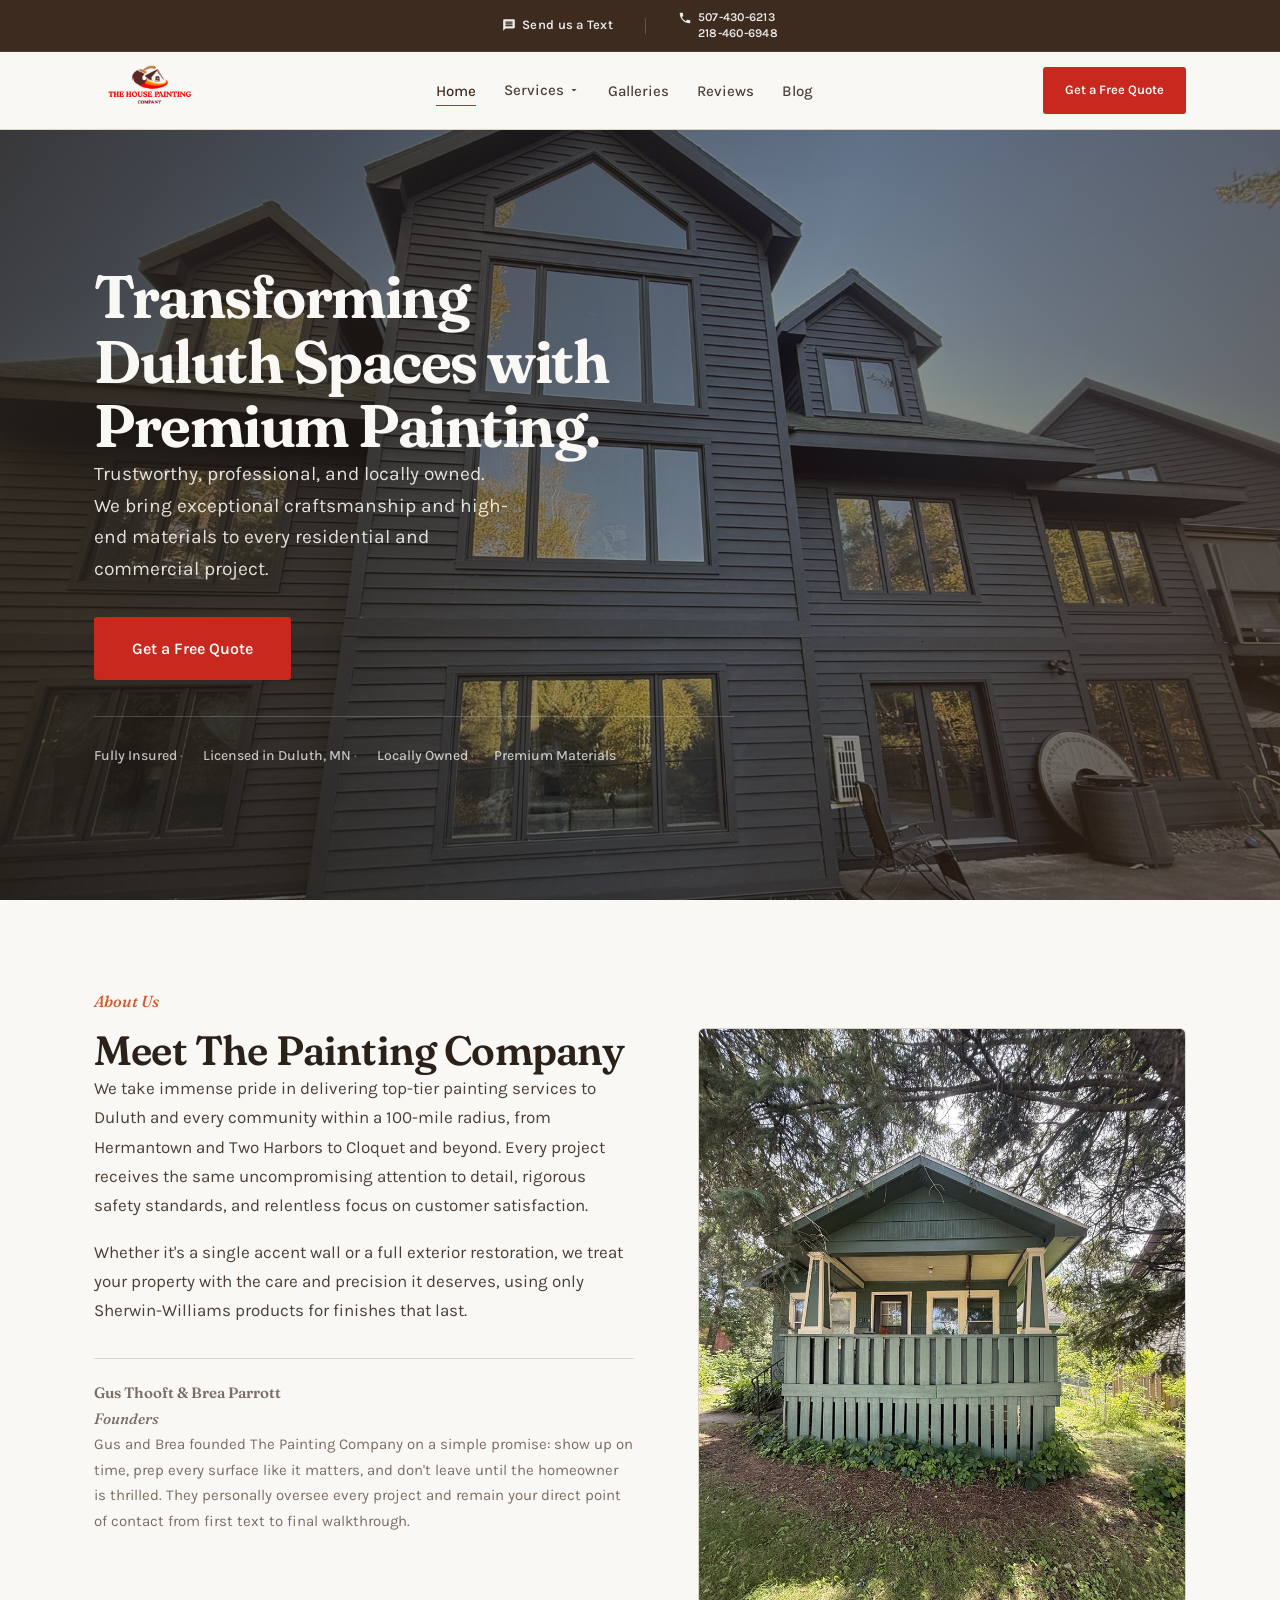
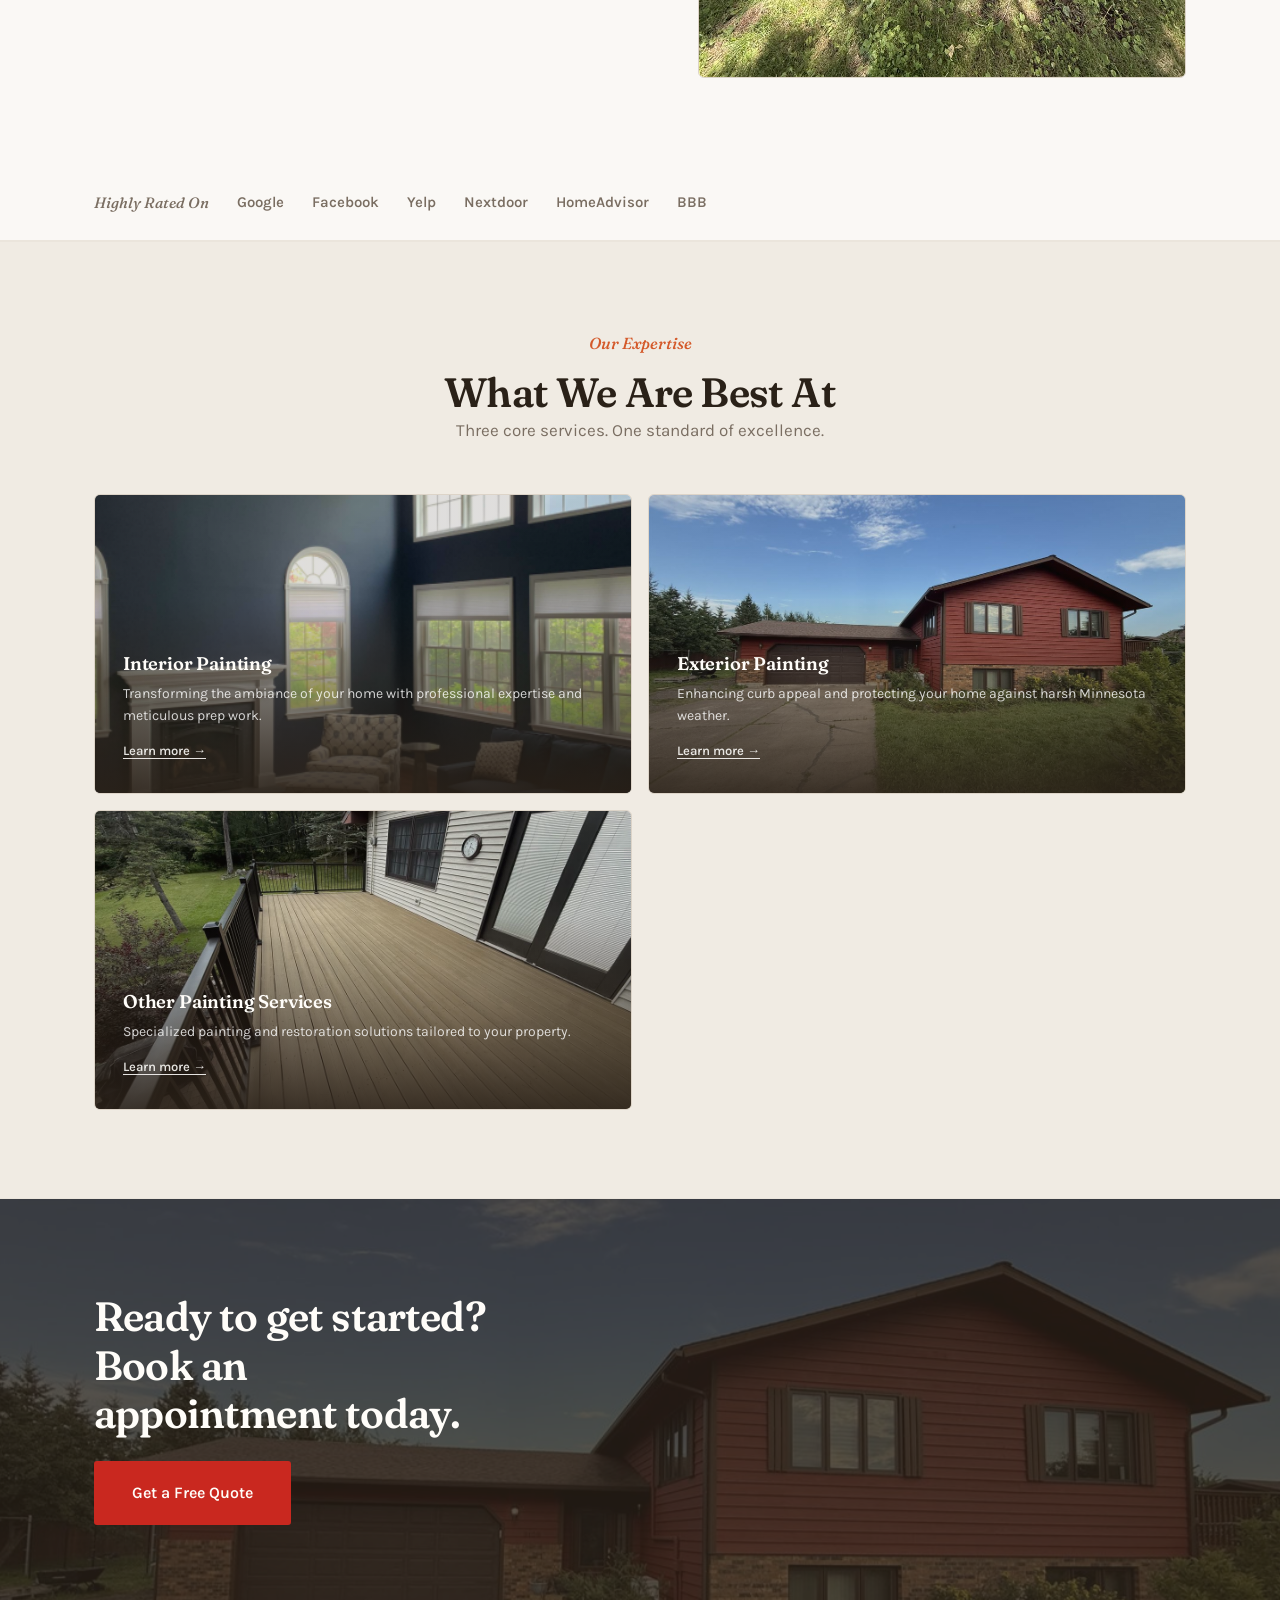
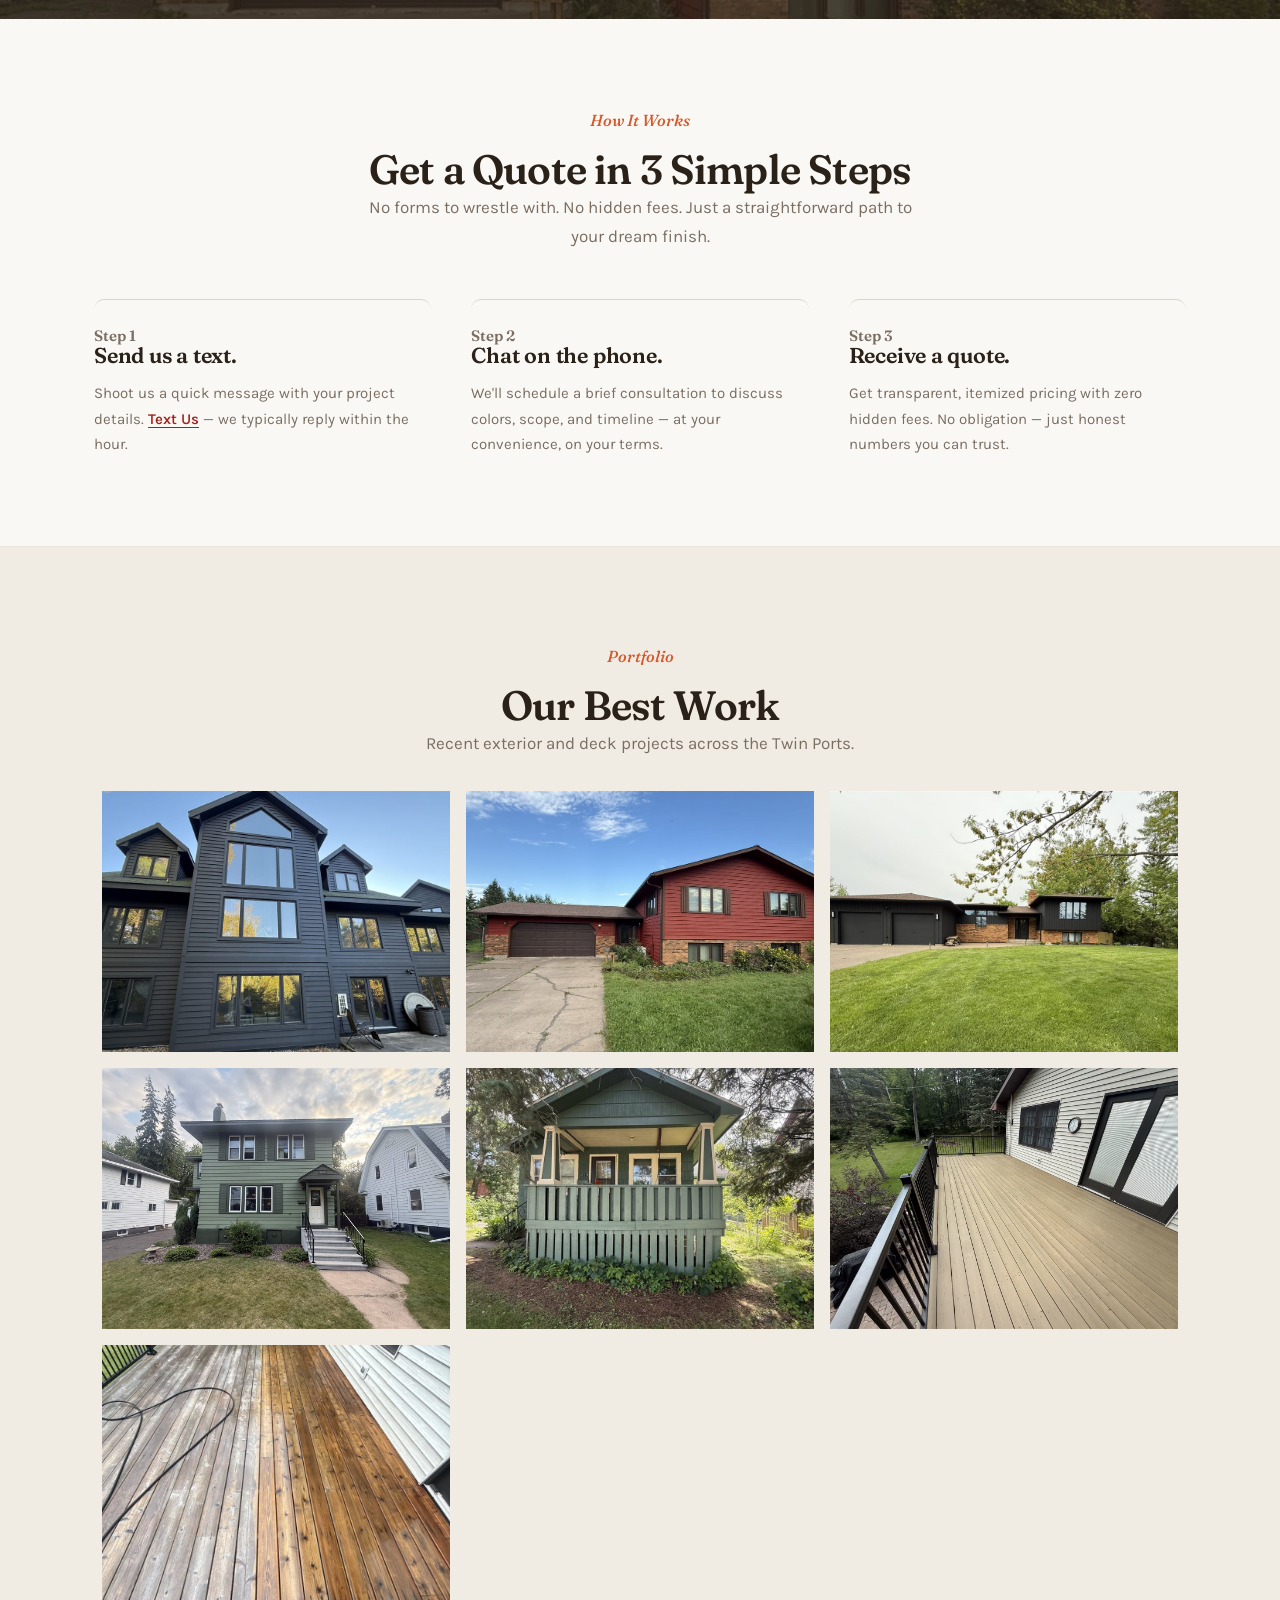
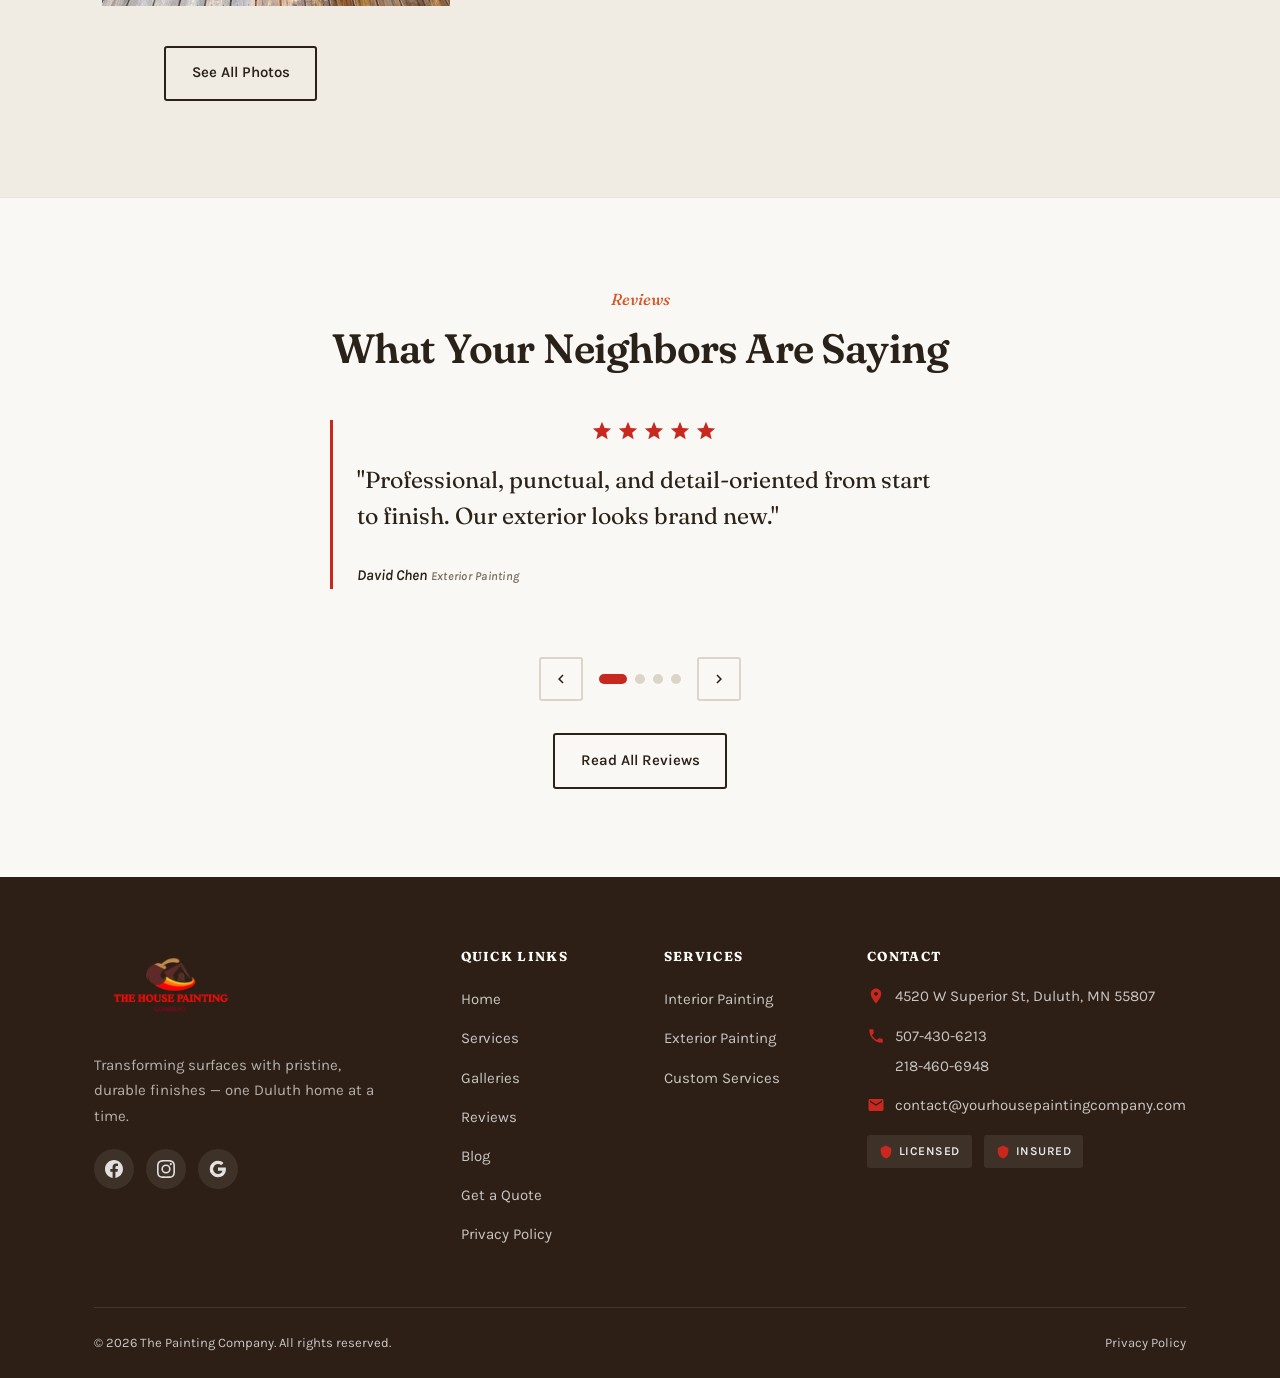
<file: index.html>
﻿<!DOCTYPE html>
<html lang="en">
<head>
  <meta charset="UTF-8">
  <meta name="viewport" content="width=device-width, initial-scale=1.0">
  <meta name="description" content="The Painting Company — Transforming Duluth spaces with premium interior and exterior painting. Locally owned. Licensed & insured. Get a free quote today.">
  <title>The Painting Company | Duluth, MN</title>
  <link rel="preconnect" href="https://fonts.googleapis.com">
  <link rel="preconnect" href="https://fonts.gstatic.com" crossorigin>
  <link href="https://fonts.googleapis.com/css2?family=Fraunces:opsz,wght@9..144,500;9..144,600;9..144,650&family=Karla:wght@400;500;600&display=swap" rel="stylesheet">
  <link rel="icon" href="assets/logo.png" type="image/png">
  <link rel="stylesheet" href="css/style.css">
</head>
<body>

  <!-- ========== SITE HEADER ========== -->
  <div class="site-header" role="banner">
    <div class="top-bar">
      <div class="top-bar__inner">
        <a href="sms:+12184606948" class="top-bar__link">
          <svg viewBox="0 0 24 24" aria-hidden="true"><path d="M20 2H4c-1.1 0-2 .9-2 2v18l4-4h14c1.1 0 2-.9 2-2V4c0-1.1-.9-2-2-2zm-2 12H6v-2h12v2zm0-3H6V9h12v2zm0-3H6V6h12v2z"/></svg>
          Send us a Text
        </a>
        <span class="top-bar__divider" aria-hidden="true"></span>
        <div class="top-bar__phones">
          <a href="tel:+15074306213" class="top-bar__link">
            <svg viewBox="0 0 24 24" aria-hidden="true"><path d="M6.62 10.79c1.44 2.83 3.76 5.14 6.59 6.59l2.2-2.2c.27-.27.67-.36 1.02-.24 1.12.37 2.33.57 3.57.57.55 0 1 .45 1 1V20c0 .55-.45 1-1 1-9.39 0-17-7.61-17-17 0-.55.45-1 1-1h3.5c.55 0 1 .45 1 1 0 1.25.2 2.45.57 3.57.11.35.03.74-.25 1.02l-2.2 2.2z"/></svg>
            507-430-6213
          </a>
          <a href="tel:+12184606948" class="top-bar__link top-bar__link--secondary">218-460-6948</a>
        </div>
      </div>
    </div>

    <header class="header">
      <div class="header__inner">
        <a href="index.html" class="header__logo" aria-label="The House Painting Company — Home">
          <img src="assets/logo.png" alt="The House Painting Company" class="header__logo-img" width="200" height="72">
        </a>

        <nav class="header__nav" aria-label="Main navigation">
          <ul class="header__nav-list">
            <li><a href="index.html" class="header__nav-link header__nav-link--active">Home</a></li>
            <li class="nav-item--dropdown">
              <a href="services.html" class="header__nav-link">
                Services
                <svg viewBox="0 0 24 24" aria-hidden="true"><path d="M7 10l5 5 5-5z"/></svg>
              </a>
              <div class="nav-dropdown" role="menu">
                <a href="services.html#interior" class="nav-dropdown__link" role="menuitem">Interior</a>
                <a href="services.html#exterior" class="nav-dropdown__link" role="menuitem">Exterior</a>
                <a href="services.html#custom" class="nav-dropdown__link" role="menuitem">Custom Services</a>
              </div>
            </li>
            <li><a href="gallery.html" class="header__nav-link">Galleries</a></li>
            <li><a href="reviews.html" class="header__nav-link">Reviews</a></li>
            <li><a href="blog.html" class="header__nav-link">Blog</a></li>
          </ul>
        </nav>

        <div class="header__actions">
          <div class="header__cta">
            <a href="contact.html" class="btn btn--primary">Get a Free Quote</a>
          </div>
          <button class="header__toggle" aria-label="Open menu" aria-expanded="false" aria-controls="mobile-nav">
            <span class="header__toggle-bar"></span>
            <span class="header__toggle-bar"></span>
            <span class="header__toggle-bar"></span>
          </button>
        </div>
      </div>
    </header>
  </div>

  <nav class="mobile-nav" id="mobile-nav" aria-label="Mobile navigation">
    <ul class="mobile-nav__list">
      <li><a href="index.html" class="mobile-nav__link">Home</a></li>
      <li>
        <a href="services.html" class="mobile-nav__link">Services</a>
        <div class="mobile-nav__sub">
          <a href="services.html#interior" class="mobile-nav__sub-link">Interior</a>
          <a href="services.html#exterior" class="mobile-nav__sub-link">Exterior</a>
          <a href="services.html#custom" class="mobile-nav__sub-link">Custom Services</a>
        </div>
      </li>
      <li><a href="gallery.html" class="mobile-nav__link">Galleries</a></li>
      <li><a href="reviews.html" class="mobile-nav__link">Reviews</a></li>
      <li><a href="blog.html" class="mobile-nav__link">Blog</a></li>
    </ul>
        <a href="tel:+15074306213" class="mobile-nav__phone">507-430-6213</a>
    <a href="tel:+12184606948" class="mobile-nav__phone">218-460-6948</a>
    <a href="sms:+12184606948" class="mobile-nav__phone" style="margin-top: 0.5rem;">Text Us</a>
    <div class="mobile-nav__cta">
      <a href="contact.html" class="btn btn--primary btn--lg">Get a Free Quote</a>
    </div>
  </nav>

  <main class="page-offset">

    <!-- ========== 1. HERO ========== -->
    <section class="hero" aria-label="Welcome">
      <div class="hero__media">
        <img
          src="assets/work/hero.jpg"
          alt="The Painting Company exterior project — charcoal finish on a modern Duluth-area home"
          width="1920"
          height="1080"
          fetchpriority="high"
        >
      </div>
      <div class="hero__overlay" aria-hidden="true"></div>
      <div class="container">
        <div class="hero__content fade-in">
          <h1>Transforming Duluth Spaces with Premium Painting.</h1>
          <p>Trustworthy, professional, and locally owned. We bring exceptional craftsmanship and high-end materials to every residential and commercial project.</p>
          <div class="hero__actions">
            <a href="contact.html" class="btn btn--primary btn--lg">Get a Free Quote</a>
          </div>
          <div class="hero-trust" aria-label="Trust indicators">
            <div class="hero-trust__item">
              <span class="hero-trust__icon" aria-hidden="true"><svg viewBox="0 0 24 24"><path d="M12 1L3 5v6c0 5.55 3.84 10.74 9 12 5.16-1.26 9-6.45 9-12V5l-9-4z"/></svg></span>
              Fully Insured
            </div>
            <div class="hero-trust__item">
              <span class="hero-trust__icon" aria-hidden="true"><svg viewBox="0 0 24 24"><path d="M14 2H6c-1.1 0-2 .9-2 2v16c0 1.1.9 2 2 2h12c1.1 0 2-.9 2-2V8l-6-6zm-1 2l5 5h-5V4z"/></svg></span>
              Licensed in Duluth, MN
            </div>
            <div class="hero-trust__item">
              <span class="hero-trust__icon" aria-hidden="true"><svg viewBox="0 0 24 24"><path d="M12 2C8.13 2 5 5.13 5 9c0 5.25 7 13 7 13s7-7.75 7-13c0-3.87-3.13-7-7-7zm0 9.5c-1.38 0-2.5-1.12-2.5-2.5s1.12-2.5 2.5-2.5 2.5 1.12 2.5 2.5-1.12 2.5-2.5 2.5z"/></svg></span>
              Locally Owned
            </div>
            <div class="hero-trust__item">
              <span class="hero-trust__icon" aria-hidden="true"><svg viewBox="0 0 24 24"><path d="M12 2l3.09 6.26L22 9.27l-5 4.87 1.18 6.88L12 17.77l-6.18 3.25L7 14.14 2 9.27l6.91-1.01L12 2z"/></svg></span>
              Premium Materials
            </div>
          </div>
        </div>
      </div>
    </section>

    <!-- ========== 2. ABOUT / FOUNDER ========== -->
    <section class="section" aria-labelledby="founder-heading">
      <div class="container">
        <div class="founder-section fade-in">
          <div class="founder-section__content">
            <span class="section-label">About Us</span>
            <h2 id="founder-heading">Meet The Painting Company</h2>
            <p>We take immense pride in delivering top-tier painting services to Duluth and every community within a 100-mile radius, from Hermantown and Two Harbors to Cloquet and beyond. Every project receives the same uncompromising attention to detail, rigorous safety standards, and relentless focus on customer satisfaction.</p>
            <p>Whether it's a single accent wall or a full exterior restoration, we treat your property with the care and precision it deserves, using only Sherwin-Williams products for finishes that last.</p>
            <div class="founder-callout">
              <p class="founder-callout__name">Gus Thooft &amp; Brea Parrott</p>
              <p class="founder-callout__role">Founders</p>
              <p>Gus and Brea founded The Painting Company on a simple promise: show up on time, prep every surface like it matters, and don't leave until the homeowner is thrilled. They personally oversee every project and remain your direct point of contact from first text to final walkthrough.</p>
            </div>
          </div>
          <div class="founder-section__image">
            <img
              src="assets/work/exterior-sage-bungalow.jpeg"
              alt="Completed sage green exterior painting on a bungalow by The Painting Company"
              width="900"
              height="1200"
              loading="lazy"
            >
          </div>
        </div>
      </div>
    </section>

    <!-- ========== 3. PLATFORM RECOGNITION BAR ========== -->
    <section class="platform-bar" aria-label="Highly rated on">
      <div class="container">
        <div class="platform-bar__inner fade-in">
          <span class="platform-bar__label">Highly Rated On</span>
          <span class="platform-logo platform-logo--google">Google</span>
          <span class="platform-logo platform-logo--facebook">Facebook</span>
          <span class="platform-logo platform-logo--yelp">Yelp</span>
          <span class="platform-logo">Nextdoor</span>
          <span class="platform-logo">HomeAdvisor</span>
          <span class="platform-logo platform-logo--bbb">BBB</span>
        </div>
      </div>
    </section>

    <!-- ========== 4. WHAT WE ARE BEST AT ========== -->
    <section class="section section--gray" aria-labelledby="best-at-heading">
      <div class="container">
        <div class="text-center fade-in" style="max-width: 640px; margin: 0 auto 3rem;">
          <span class="section-label">Our Expertise</span>
          <h2 id="best-at-heading">What We Are Best At</h2>
          <p class="text-muted">Three core services. One standard of excellence.</p>
        </div>

        <div class="services-grid fade-in">
          <a href="services.html#interior" class="service-tile">
            <div class="service-tile__bg">
              <img src="assets/work/interior-living-room.png" alt="Interior painting with navy walls and crisp white trim in a modern living room" loading="lazy">
            </div>
            <div class="service-tile__overlay" aria-hidden="true"></div>
            <div class="service-tile__content">
              <h3>Interior Painting</h3>
              <p>Transforming the ambiance of your home with professional expertise and meticulous prep work.</p>
              <span class="service-tile__link">Learn more →</span>
            </div>
          </a>

          <a href="services.html#exterior" class="service-tile">
            <div class="service-tile__bg">
              <img src="assets/work/exterior-red-trim.jpg" alt="Exterior painting on a split-level home with bold red siding" loading="lazy">
            </div>
            <div class="service-tile__overlay" aria-hidden="true"></div>
            <div class="service-tile__content">
              <h3>Exterior Painting</h3>
              <p>Enhancing curb appeal and protecting your home against harsh Minnesota weather.</p>
              <span class="service-tile__link">Learn more →</span>
            </div>
          </a>

          <a href="services.html#custom" class="service-tile">
            <div class="service-tile__bg">
              <img src="assets/work/deck-staining-complete.jpeg" alt="Professional deck staining and sealing on a backyard deck" width="800" height="600" loading="lazy">
            </div>
            <div class="service-tile__overlay" aria-hidden="true"></div>
            <div class="service-tile__content">
              <h3>Other Painting Services</h3>
              <p>Specialized painting and restoration solutions tailored to your property.</p>
              <span class="service-tile__link">Learn more →</span>
            </div>
          </a>
        </div>
      </div>
    </section>

    <!-- ========== 5. PARALLAX CTA BREAK ========== -->
    <section class="parallax-cta" aria-labelledby="parallax-cta-heading" data-parallax>
      <div class="parallax-cta__bg">
        <img src="assets/work/cta-exterior-detail.jpg" alt="" loading="lazy" aria-hidden="true">
      </div>
      <div class="parallax-cta__overlay" aria-hidden="true"></div>
      <div class="parallax-cta__content fade-in">
        <h2 id="parallax-cta-heading">Ready to get started? Book an appointment today.</h2>
        <a href="contact.html" class="btn btn--primary btn--lg">Get a Free Quote</a>
      </div>
    </section>

    <!-- ========== 6. 3 SIMPLE STEPS ========== -->
    <section class="section" aria-labelledby="steps-heading">
      <div class="container">
        <div class="text-center fade-in" style="max-width: 560px; margin: 0 auto 3rem;">
          <span class="section-label">How It Works</span>
          <h2 id="steps-heading">Get a Quote in 3 Simple Steps</h2>
          <p class="text-muted">No forms to wrestle with. No hidden fees. Just a straightforward path to your dream finish.</p>
        </div>

        <div class="steps-grid fade-in">
          <div class="step-card">
            <div class="step-card__icon" aria-hidden="true">
              <svg viewBox="0 0 24 24"><path d="M20 2H4c-1.1 0-2 .9-2 2v18l4-4h14c1.1 0 2-.9 2-2V4c0-1.1-.9-2-2-2zm-2 12H6v-2h12v2zm0-3H6V9h12v2zm0-3H6V6h12v2z"/></svg>
            </div>
            <p class="step-card__number">Step 1</p>
            <h3>Send us a text.</h3>
            <p>Shoot us a quick message with your project details. <a href="sms:+12184606948">Text Us</a> — we typically reply within the hour.</p>
          </div>

          <div class="step-card">
            <div class="step-card__icon" aria-hidden="true">
              <svg viewBox="0 0 24 24"><path d="M6.62 10.79c1.44 2.83 3.76 5.14 6.59 6.59l2.2-2.2c.27-.27.67-.36 1.02-.24 1.12.37 2.33.57 3.57.57.55 0 1 .45 1 1V20c0 .55-.45 1-1 1-9.39 0-17-7.61-17-17 0-.55.45-1 1-1h3.5c.55 0 1 .45 1 1 0 1.25.2 2.45.57 3.57.11.35.03.74-.25 1.02l-2.2 2.2z"/></svg>
            </div>
            <p class="step-card__number">Step 2</p>
            <h3>Chat on the phone.</h3>
            <p>We'll schedule a brief consultation to discuss colors, scope, and timeline — at your convenience, on your terms.</p>
          </div>

          <div class="step-card">
            <div class="step-card__icon" aria-hidden="true">
              <svg viewBox="0 0 24 24"><path d="M14 2H6c-1.1 0-2 .9-2 2v16c0 1.1.9 2 2 2h12c1.1 0 2-.9 2-2V8l-6-6zm2 16H8v-2h8v2zm0-4H8v-2h8v2zm-3-5V3.5L18.5 9H13z"/></svg>
            </div>
            <p class="step-card__number">Step 3</p>
            <h3>Receive a quote.</h3>
            <p>Get transparent, itemized pricing with zero hidden fees. No obligation — just honest numbers you can trust.</p>
          </div>
        </div>
      </div>
    </section>

    <!-- ========== 7. PORTFOLIO PREVIEW ========== -->
    <section class="portfolio-preview section--gray" aria-labelledby="portfolio-heading">
      <div class="container" style="margin-bottom: 2rem;">
        <div class="text-center fade-in">
          <span class="section-label">Portfolio</span>
          <h2 id="portfolio-heading">Our Best Work</h2>
          <p class="text-muted">Recent exterior and deck projects across the Twin Ports.</p>
        </div>
      </div>

      <div class="portfolio-grid portfolio-grid--featured fade-in">
        <div class="portfolio-grid__item">
          <img src="assets/work/exterior-matte-black.jpg" alt="Matte black exterior finish on multi-level home by The Painting Company" loading="lazy">
        </div>
        <div class="portfolio-grid__item">
          <img src="assets/work/exterior-red-trim.jpg" alt="Bold red exterior with dark brown trim on split-level home" loading="lazy">
        </div>
        <div class="portfolio-grid__item">
          <img src="assets/work/exterior-charcoal-brick.jpg" alt="Charcoal exterior with brick accent on split-level home" loading="lazy">
        </div>
        <div class="portfolio-grid__item">
          <img src="assets/work/exterior-sage-two-story.jpeg" alt="Sage green exterior with dark green trim on a two-story home" loading="lazy">
        </div>
        <div class="portfolio-grid__item">
          <img src="assets/work/exterior-sage-bungalow.jpeg" alt="Sage green bungalow with cream trim and front porch" loading="lazy">
        </div>
        <div class="portfolio-grid__item">
          <img src="assets/work/deck-staining-complete.jpeg" alt="Freshly stained backyard deck with warm tan finish" width="800" height="600" loading="lazy">
        </div>
        <div class="portfolio-grid__item">
          <img src="assets/work/deck-staining-in-progress.jpeg" alt="Deck staining transformation — weathered wood beside freshly stained boards" width="600" height="800" loading="lazy">
        </div>
      </div>

      <div class="container portfolio-preview__cta fade-in">
        <a href="gallery.html" class="btn btn--outline-dark">See All Photos</a>
      </div>
    </section>

    <!-- ========== 8. REVIEWS CAROUSEL ========== -->
    <section class="section testimonials" aria-labelledby="reviews-heading">
      <div class="container">
        <div class="text-center fade-in" style="margin-bottom: 3rem;">
          <span class="section-label">Reviews</span>
          <h2 id="reviews-heading">What Your Neighbors Are Saying</h2>
        </div>

        <div class="testimonials__track" role="region" aria-live="polite" aria-label="Customer reviews">
          <blockquote class="testimonial">
            <div class="testimonial__inner">
              <div class="testimonial__stars" aria-label="5 out of 5 stars">
                <svg viewBox="0 0 24 24"><path d="M12 17.27L18.18 21l-1.64-7.03L22 9.24l-7.19-.61L12 2 9.19 8.63 2 9.24l5.46 4.73L5.82 21z"/></svg>
                <svg viewBox="0 0 24 24"><path d="M12 17.27L18.18 21l-1.64-7.03L22 9.24l-7.19-.61L12 2 9.19 8.63 2 9.24l5.46 4.73L5.82 21z"/></svg>
                <svg viewBox="0 0 24 24"><path d="M12 17.27L18.18 21l-1.64-7.03L22 9.24l-7.19-.61L12 2 9.19 8.63 2 9.24l5.46 4.73L5.82 21z"/></svg>
                <svg viewBox="0 0 24 24"><path d="M12 17.27L18.18 21l-1.64-7.03L22 9.24l-7.19-.61L12 2 9.19 8.63 2 9.24l5.46 4.73L5.82 21z"/></svg>
                <svg viewBox="0 0 24 24"><path d="M12 17.27L18.18 21l-1.64-7.03L22 9.24l-7.19-.61L12 2 9.19 8.63 2 9.24l5.46 4.73L5.82 21z"/></svg>
              </div>
              <p class="testimonial__quote">"Professional, punctual, and detail-oriented from start to finish. Our exterior looks brand new."</p>
              <cite class="testimonial__author">David Chen</cite>
              <span class="review-card__service">Exterior Painting</span>
            </div>
          </blockquote>

          <blockquote class="testimonial">
            <div class="testimonial__inner">
              <div class="testimonial__stars" aria-label="5 out of 5 stars">
                <svg viewBox="0 0 24 24"><path d="M12 17.27L18.18 21l-1.64-7.03L22 9.24l-7.19-.61L12 2 9.19 8.63 2 9.24l5.46 4.73L5.82 21z"/></svg>
                <svg viewBox="0 0 24 24"><path d="M12 17.27L18.18 21l-1.64-7.03L22 9.24l-7.19-.61L12 2 9.19 8.63 2 9.24l5.46 4.73L5.82 21z"/></svg>
                <svg viewBox="0 0 24 24"><path d="M12 17.27L18.18 21l-1.64-7.03L22 9.24l-7.19-.61L12 2 9.19 8.63 2 9.24l5.46 4.73L5.82 21z"/></svg>
                <svg viewBox="0 0 24 24"><path d="M12 17.27L18.18 21l-1.64-7.03L22 9.24l-7.19-.61L12 2 9.19 8.63 2 9.24l5.46 4.73L5.82 21z"/></svg>
                <svg viewBox="0 0 24 24"><path d="M12 17.27L18.18 21l-1.64-7.03L22 9.24l-7.19-.61L12 2 9.19 8.63 2 9.24l5.46 4.73L5.82 21z"/></svg>
              </div>
              <p class="testimonial__quote">"They transformed our entire main floor. The prep work alone set them apart from every other quote we got."</p>
              <cite class="testimonial__author">Sarah Lindstrom</cite>
              <span class="review-card__service">Interior Painting</span>
            </div>
          </blockquote>

          <blockquote class="testimonial">
            <div class="testimonial__inner">
              <div class="testimonial__stars" aria-label="5 out of 5 stars">
                <svg viewBox="0 0 24 24"><path d="M12 17.27L18.18 21l-1.64-7.03L22 9.24l-7.19-.61L12 2 9.19 8.63 2 9.24l5.46 4.73L5.82 21z"/></svg>
                <svg viewBox="0 0 24 24"><path d="M12 17.27L18.18 21l-1.64-7.03L22 9.24l-7.19-.61L12 2 9.19 8.63 2 9.24l5.46 4.73L5.82 21z"/></svg>
                <svg viewBox="0 0 24 24"><path d="M12 17.27L18.18 21l-1.64-7.03L22 9.24l-7.19-.61L12 2 9.19 8.63 2 9.24l5.46 4.73L5.82 21z"/></svg>
                <svg viewBox="0 0 24 24"><path d="M12 17.27L18.18 21l-1.64-7.03L22 9.24l-7.19-.61L12 2 9.19 8.63 2 9.24l5.46 4.73L5.82 21z"/></svg>
                <svg viewBox="0 0 24 24"><path d="M12 17.27L18.18 21l-1.64-7.03L22 9.24l-7.19-.61L12 2 9.19 8.63 2 9.24l5.46 4.73L5.82 21z"/></svg>
              </div>
              <p class="testimonial__quote">"Communication was excellent. They answered every text within minutes and the crew was respectful of our home throughout."</p>
              <cite class="testimonial__author">Jennifer Walsh</cite>
              <span class="review-card__service">Interior Painting</span>
            </div>
          </blockquote>

          <blockquote class="testimonial">
            <div class="testimonial__inner">
              <div class="testimonial__stars" aria-label="5 out of 5 stars">
                <svg viewBox="0 0 24 24"><path d="M12 17.27L18.18 21l-1.64-7.03L22 9.24l-7.19-.61L12 2 9.19 8.63 2 9.24l5.46 4.73L5.82 21z"/></svg>
                <svg viewBox="0 0 24 24"><path d="M12 17.27L18.18 21l-1.64-7.03L22 9.24l-7.19-.61L12 2 9.19 8.63 2 9.24l5.46 4.73L5.82 21z"/></svg>
                <svg viewBox="0 0 24 24"><path d="M12 17.27L18.18 21l-1.64-7.03L22 9.24l-7.19-.61L12 2 9.19 8.63 2 9.24l5.46 4.73L5.82 21z"/></svg>
                <svg viewBox="0 0 24 24"><path d="M12 17.27L18.18 21l-1.64-7.03L22 9.24l-7.19-.61L12 2 9.19 8.63 2 9.24l5.46 4.73L5.82 21z"/></svg>
                <svg viewBox="0 0 24 24"><path d="M12 17.27L18.18 21l-1.64-7.03L22 9.24l-7.19-.61L12 2 9.19 8.63 2 9.24l5.46 4.73L5.82 21z"/></svg>
              </div>
              <p class="testimonial__quote">"Two years after our exterior paint job and it still looks freshly done, even through two brutal winters."</p>
              <cite class="testimonial__author">Robert Olsen</cite>
              <span class="review-card__service">Exterior Painting</span>
            </div>
          </blockquote>
        </div>

        <div class="testimonials__controls">
          <button class="testimonials__btn testimonials__btn--prev" aria-label="Previous review">
            <svg viewBox="0 0 24 24"><path d="M15.41 7.41L14 6l-6 6 6 6 1.41-1.41L10.83 12z"/></svg>
          </button>
          <div class="testimonials__dots" role="tablist" aria-label="Review navigation"></div>
          <button class="testimonials__btn testimonials__btn--next" aria-label="Next review">
            <svg viewBox="0 0 24 24"><path d="M10 6L8.59 7.41 13.17 12l-4.58 4.59L10 18l6-6z"/></svg>
          </button>
        </div>

        <p class="text-center fade-in" style="margin-top: 2rem;">
          <a href="reviews.html" class="btn btn--outline-dark">Read All Reviews</a>
        </p>
      </div>
    </section>

  </main>

  <!-- ========== 9. FOOTER ========== -->
  <footer class="footer" role="contentinfo">
    <div class="container">
      <div class="footer__grid">
        <div class="footer__brand">
          <a href="index.html" class="header__logo" aria-label="The House Painting Company — Home">
            <img src="assets/logo.png" alt="The House Painting Company" class="header__logo-img header__logo-img--footer" width="220" height="80">
          </a>
          <p class="footer__mission">Transforming surfaces with pristine, durable finishes — one Duluth home at a time.</p>
          <div class="footer__social" aria-label="Social media">
            <a href="#" class="footer__social-link" aria-label="Facebook">
              <svg viewBox="0 0 24 24"><path d="M24 12.073c0-6.627-5.373-12-12-12s-12 5.373-12 12c0 5.99 4.388 10.954 10.125 11.854v-8.385H7.078v-3.47h3.047V9.43c0-3.007 1.792-4.669 4.533-4.669 1.312 0 2.686.235 2.686.235v2.953H15.83c-1.491 0-1.956.925-1.956 1.874v2.25h3.328l-.532 3.47h-2.796v8.385C19.612 23.027 24 18.062 24 12.073z"/></svg>
            </a>
            <a href="#" class="footer__social-link" aria-label="Instagram">
              <svg viewBox="0 0 24 24"><path d="M12 2.163c3.204 0 3.584.012 4.85.07 3.252.148 4.771 1.691 4.919 4.919.058 1.265.069 1.645.069 4.849 0 3.205-.012 3.584-.069 4.849-.149 3.225-1.664 4.771-4.919 4.919-1.266.058-1.644.07-4.85.07-3.204 0-3.584-.012-4.849-.07-3.26-.149-4.771-1.699-4.919-4.92-.058-1.265-.07-1.644-.07-4.849 0-3.204.013-3.583.07-4.849.149-3.227 1.664-4.771 4.919-4.919 1.266-.057 1.645-.069 4.849-.069zM12 0C8.741 0 8.333.014 7.053.072 2.695.272.273 2.69.073 7.052.014 8.333 0 8.741 0 12c0 3.259.014 3.668.072 4.948.2 4.358 2.618 6.78 6.98 6.98C8.333 23.986 8.741 24 12 24c3.259 0 3.668-.014 4.948-.072 4.354-.2 6.782-2.618 6.979-6.98.059-1.28.073-1.689.073-4.948 0-3.259-.014-3.667-.072-4.947-.196-4.354-2.617-6.78-6.979-6.98C15.668.014 15.259 0 12 0zm0 5.838a6.162 6.162 0 100 12.324 6.162 6.162 0 000-12.324zM12 16a4 4 0 110-8 4 4 0 010 8zm6.406-11.845a1.44 1.44 0 100 2.881 1.44 1.44 0 000-2.881z"/></svg>
            </a>
            <a href="#" class="footer__social-link" aria-label="Google">
              <svg viewBox="0 0 24 24"><path d="M22.56 12.25c0-.78-.07-1.53-.2-2.25H12v4.26h5.92c-.26 1.37-1.04 2.53-2.21 3.31v2.77h3.57c2.08-1.92 3.28-4.74 3.28-8.09z"/><path d="M12 23c2.97 0 5.46-.98 7.28-2.66l-3.57-2.77c-.98.66-2.23 1.06-3.71 1.06-2.86 0-5.29-1.93-6.16-4.53H2.18v2.84C3.99 20.53 7.7 23 12 23z"/><path d="M5.84 14.09c-.22-.66-.35-1.36-.35-2.09s.13-1.43.35-2.09V7.07H2.18C1.43 8.55 1 10.22 1 12s.43 3.45 1.18 4.93l2.85-2.22.81-.62z"/><path d="M12 5.38c1.62 0 3.06.56 4.21 1.64l3.15-3.15C17.45 2.09 14.97 1 12 1 7.7 1 3.99 3.47 2.18 7.07l3.66 2.84c.87-2.6 3.3-4.53 6.16-4.53z"/></svg>
            </a>
          </div>
        </div>

        <div>
          <h3 class="footer__heading">Quick Links</h3>
          <ul class="footer__links">
            <li><a href="index.html">Home</a></li>
            <li><a href="services.html">Services</a></li>
            <li><a href="gallery.html">Galleries</a></li>
            <li><a href="reviews.html">Reviews</a></li>
            <li><a href="blog.html">Blog</a></li>
            <li><a href="contact.html">Get a Quote</a></li>
            <li><a href="privacy.html">Privacy Policy</a></li>
          </ul>
        </div>

        <div>
          <h3 class="footer__heading">Services</h3>
          <ul class="footer__links">
            <li><a href="services.html#interior">Interior Painting</a></li>
            <li><a href="services.html#exterior">Exterior Painting</a></li>
            <li><a href="services.html#custom">Custom Services</a></li>
          </ul>
        </div>

        <div>
          <h3 class="footer__heading">Contact</h3>
          <div class="footer__contact-item">
            <svg viewBox="0 0 24 24"><path d="M12 2C8.13 2 5 5.13 5 9c0 5.25 7 13 7 13s7-7.75 7-13c0-3.87-3.13-7-7-7zm0 9.5c-1.38 0-2.5-1.12-2.5-2.5s1.12-2.5 2.5-2.5 2.5 1.12 2.5 2.5-1.12 2.5-2.5 2.5z"/></svg>
            <span>4520 W Superior St, Duluth, MN 55807</span>
          </div>
          <div class="footer__contact-item">
            <svg viewBox="0 0 24 24"><path d="M6.62 10.79c1.44 2.83 3.76 5.14 6.59 6.59l2.2-2.2c.27-.27.67-.36 1.02-.24 1.12.37 2.33.57 3.57.57.55 0 1 .45 1 1V20c0 .55-.45 1-1 1-9.39 0-17-7.61-17-17 0-.55.45-1 1-1h3.5c.55 0 1 .45 1 1 0 1.25.2 2.45.57 3.57.11.35.03.74-.25 1.02l-2.2 2.2z"/></svg>
            <span class="phone-stack"><a href="tel:+15074306213">507-430-6213</a><a href="tel:+12184606948">218-460-6948</a></span>
          </div>
          <div class="footer__contact-item">
            <svg viewBox="0 0 24 24"><path d="M20 4H4c-1.1 0-1.99.9-1.99 2L2 18c0 1.1.9 2 2 2h16c1.1 0 2-.9 2-2V6c0-1.1-.9-2-2-2zm0 4l-8 5-8-5V6l8 5 8-5v2z"/></svg>
            <a href="mailto:contact@yourhousepaintingcompany.com">contact@yourhousepaintingcompany.com</a>
          </div>
          <div class="footer__badges" style="margin-top: 1rem;">
            <span class="footer__badge"><svg viewBox="0 0 24 24"><path d="M12 1L3 5v6c0 5.55 3.84 10.74 9 12 5.16-1.26 9-6.45 9-12V5l-9-4z"/></svg>Licensed</span>
            <span class="footer__badge"><svg viewBox="0 0 24 24"><path d="M12 1L3 5v6c0 5.55 3.84 10.74 9 12 5.16-1.26 9-6.45 9-12V5l-9-4z"/></svg>Insured</span>
          </div>
        </div>
      </div>

      <div class="footer__bottom">
        <span>&copy; 2026 The Painting Company. All rights reserved.</span>
        <a href="privacy.html">Privacy Policy</a>
      </div>
    </div>
  </footer>

  <script src="js/main.js" defer></script>
</body>
</html>
</file>
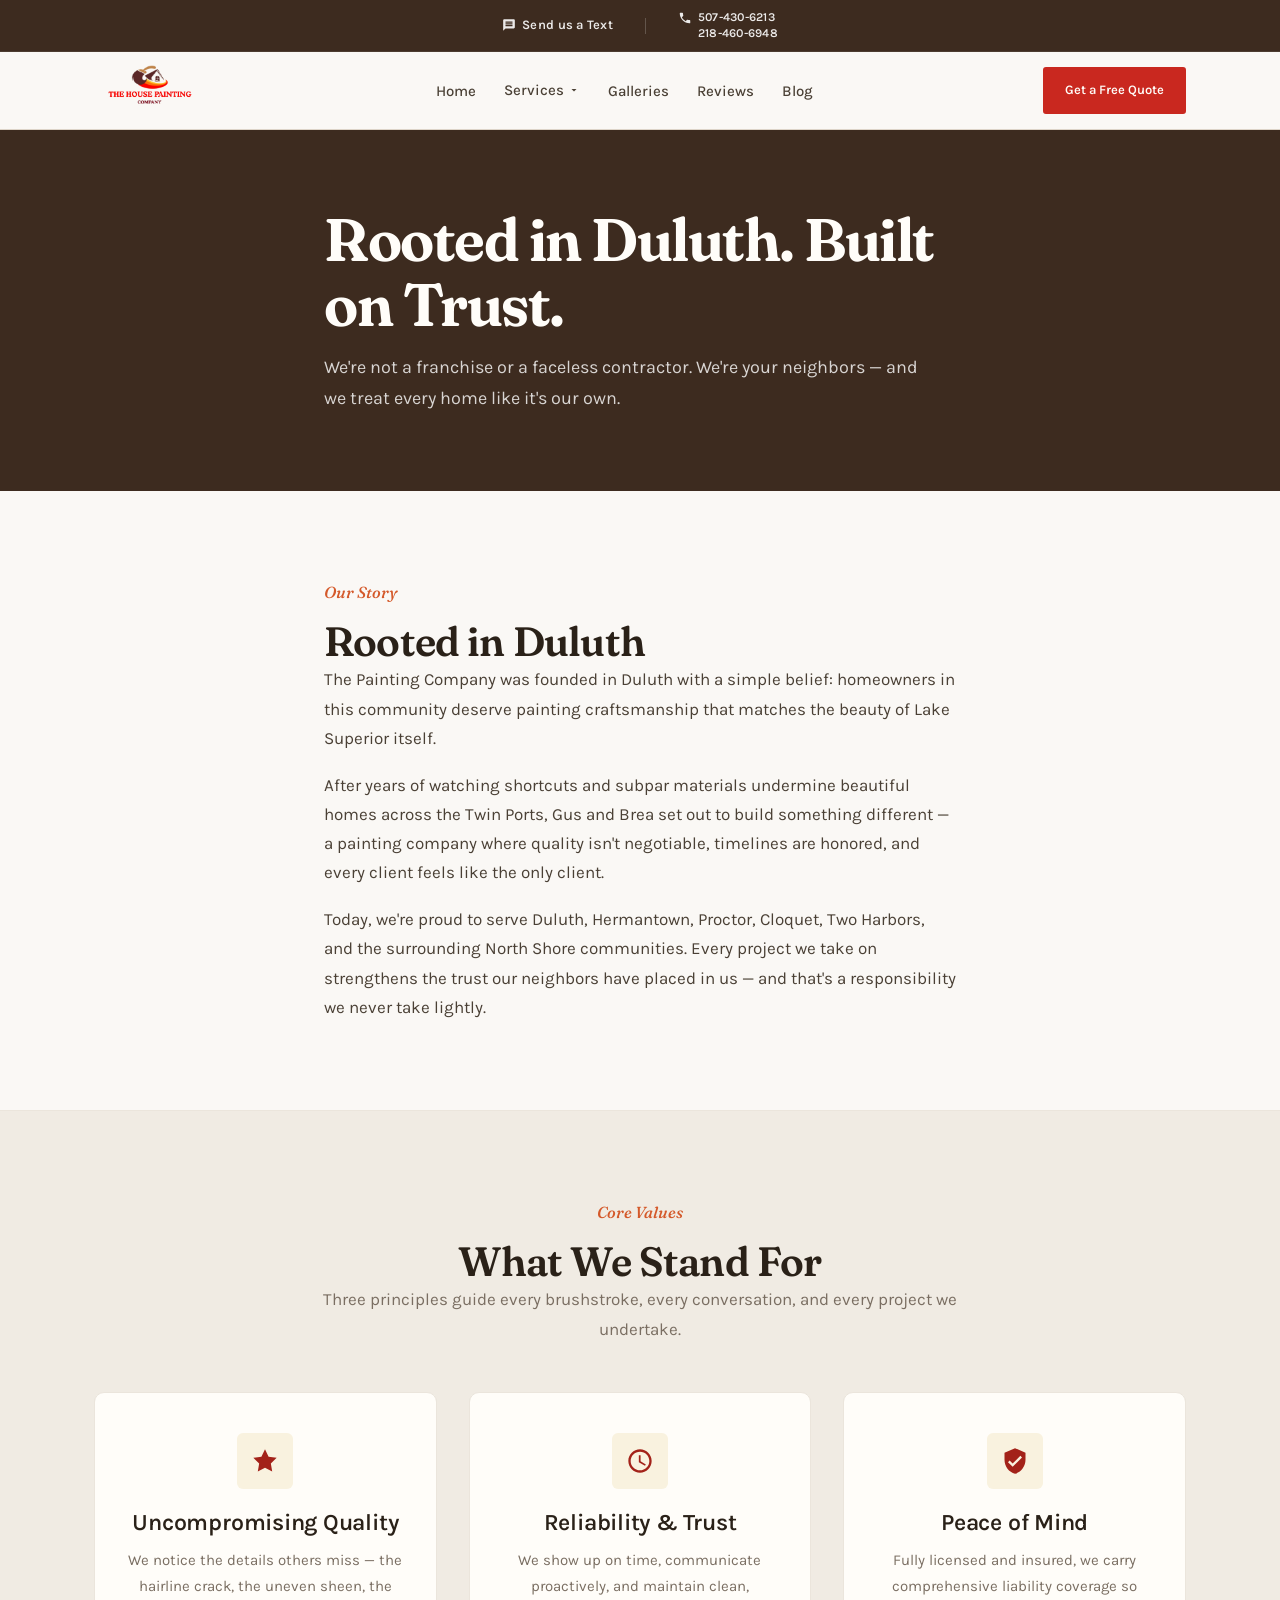
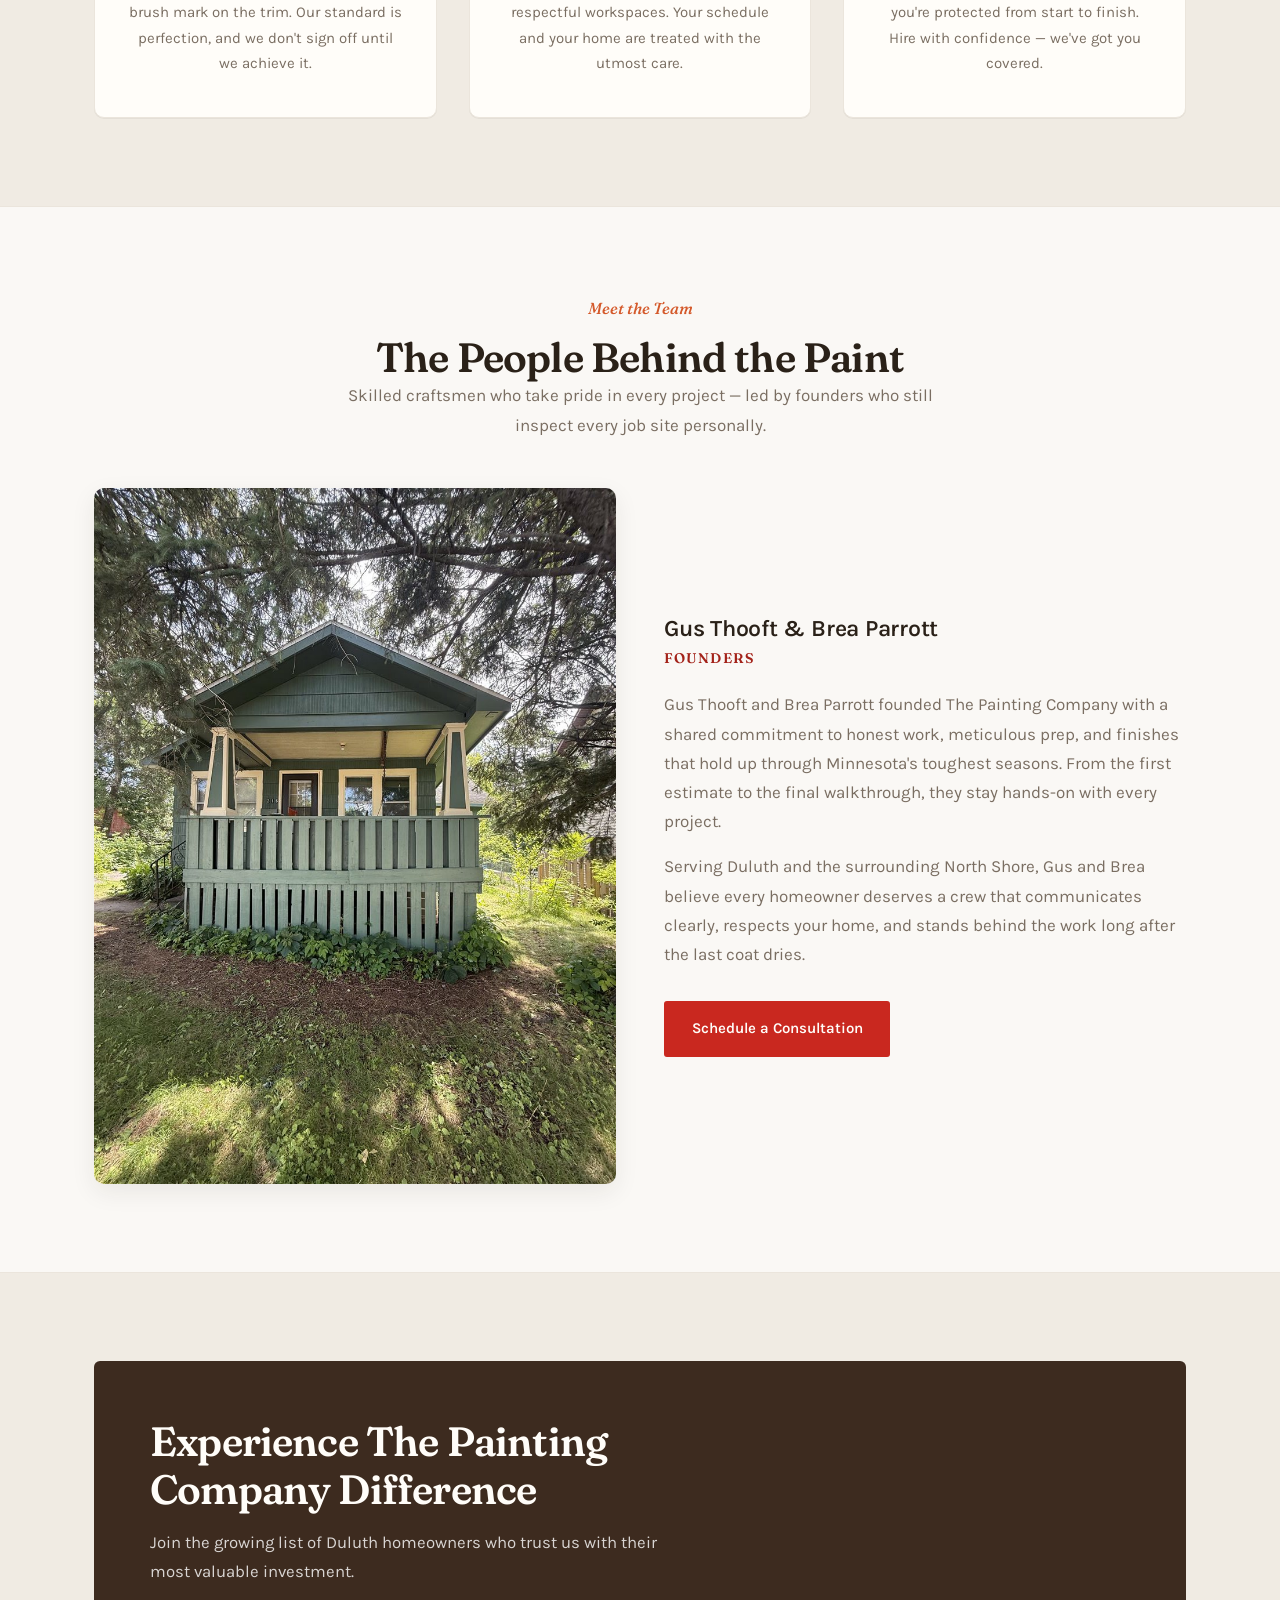
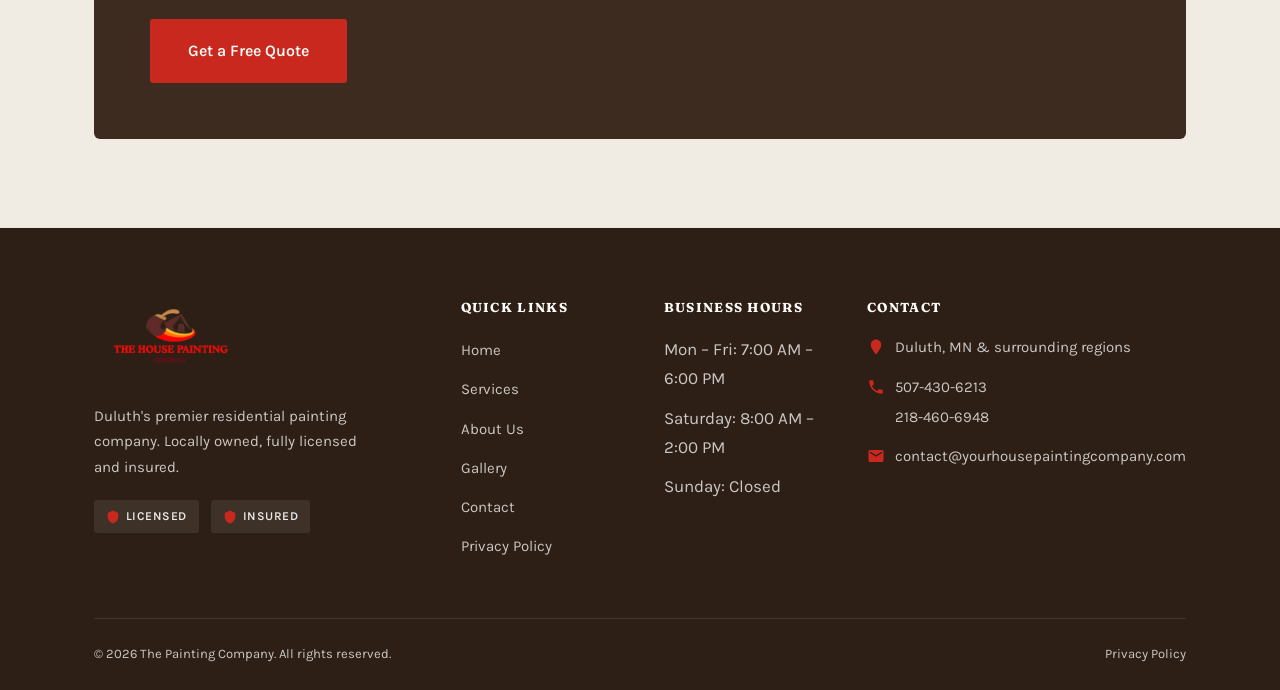
<file: about.html>
<!DOCTYPE html>
<html lang="en">
<head>
  <meta charset="UTF-8">
  <meta name="viewport" content="width=device-width, initial-scale=1.0">
  <link rel="icon" href="assets/logo.png" type="image/png">
  <meta name="description" content="Meet the team behind The Painting Company — locally owned in Duluth, MN. Uncompromising quality, reliability, and peace of mind.">
  <title>About Us | The Painting Company | Duluth, MN</title>
  <link rel="preconnect" href="https://fonts.googleapis.com">
  <link rel="preconnect" href="https://fonts.gstatic.com" crossorigin>
  <link href="https://fonts.googleapis.com/css2?family=Fraunces:opsz,wght@9..144,500;9..144,600;9..144,650&family=Karla:wght@400;500;600&display=swap" rel="stylesheet">
  <link rel="icon" href="assets/logo.png" type="image/png">
  <link rel="stylesheet" href="css/style.css">
</head>
<body>

  <!-- ========== SITE HEADER ========== -->
  <div class="site-header" role="banner">
    <div class="top-bar">
      <div class="top-bar__inner">
        <a href="sms:+12184606948" class="top-bar__link">
          <svg viewBox="0 0 24 24" aria-hidden="true"><path d="M20 2H4c-1.1 0-2 .9-2 2v18l4-4h14c1.1 0 2-.9 2-2V4c0-1.1-.9-2-2-2zm-2 12H6v-2h12v2zm0-3H6V9h12v2zm0-3H6V6h12v2z"/></svg>
          Send us a Text
        </a>
        <span class="top-bar__divider" aria-hidden="true"></span>
        <div class="top-bar__phones">
          <a href="tel:+15074306213" class="top-bar__link">
            <svg viewBox="0 0 24 24" aria-hidden="true"><path d="M6.62 10.79c1.44 2.83 3.76 5.14 6.59 6.59l2.2-2.2c.27-.27.67-.36 1.02-.24 1.12.37 2.33.57 3.57.57.55 0 1 .45 1 1V20c0 .55-.45 1-1 1-9.39 0-17-7.61-17-17 0-.55.45-1 1-1h3.5c.55 0 1 .45 1 1 0 1.25.2 2.45.57 3.57.11.35.03.74-.25 1.02l-2.2 2.2z"/></svg>
            507-430-6213
          </a>
          <a href="tel:+12184606948" class="top-bar__link top-bar__link--secondary">218-460-6948</a>
        </div>
      </div>
    </div>

    <header class="header">
      <div class="header__inner">
                <a href="index.html" class="header__logo" aria-label="The House Painting Company — Home">
          <img src="assets/logo.png" alt="The House Painting Company" class="header__logo-img" width="200" height="72">
        </a>

        <nav class="header__nav" aria-label="Main navigation">
          <ul class="header__nav-list">
            <li><a href="index.html" class="header__nav-link">Home</a></li>
            <li class="nav-item--dropdown">
              <a href="services.html" class="header__nav-link">
                Services
                <svg viewBox="0 0 24 24" aria-hidden="true"><path d="M7 10l5 5 5-5z"/></svg>
              </a>
              <div class="nav-dropdown" role="menu">
                <a href="services.html#interior" class="nav-dropdown__link" role="menuitem">Interior</a>
                <a href="services.html#exterior" class="nav-dropdown__link" role="menuitem">Exterior</a>
                <a href="services.html#custom" class="nav-dropdown__link" role="menuitem">Custom Services</a>
              </div>
            </li>
            <li><a href="gallery.html" class="header__nav-link">Galleries</a></li>
            <li><a href="reviews.html" class="header__nav-link">Reviews</a></li>
            <li><a href="blog.html" class="header__nav-link">Blog</a></li>
          </ul>
        </nav>

        <div class="header__actions">
          <div class="header__cta">
            <a href="contact.html" class="btn btn--primary">Get a Free Quote</a>
          </div>
          <button class="header__toggle" aria-label="Open menu" aria-expanded="false" aria-controls="mobile-nav">
            <span class="header__toggle-bar"></span>
            <span class="header__toggle-bar"></span>
            <span class="header__toggle-bar"></span>
          </button>
        </div>
      </div>
    </header>
  </div>

  <nav class="mobile-nav" id="mobile-nav" aria-label="Mobile navigation">
    <ul class="mobile-nav__list">
      <li><a href="index.html" class="mobile-nav__link">Home</a></li>
      <li>
        <a href="services.html" class="mobile-nav__link">Services</a>
        <div class="mobile-nav__sub">
          <a href="services.html#interior" class="mobile-nav__sub-link">Interior</a>
          <a href="services.html#exterior" class="mobile-nav__sub-link">Exterior</a>
          <a href="services.html#custom" class="mobile-nav__sub-link">Custom Services</a>
        </div>
      </li>
      <li><a href="gallery.html" class="mobile-nav__link">Galleries</a></li>
      <li><a href="reviews.html" class="mobile-nav__link">Reviews</a></li>
      <li><a href="blog.html" class="mobile-nav__link">Blog</a></li>
    </ul>
        <a href="tel:+15074306213" class="mobile-nav__phone">507-430-6213</a>
    <a href="tel:+12184606948" class="mobile-nav__phone">218-460-6948</a>
    <a href="sms:+12184606948" class="mobile-nav__phone" style="margin-top: 0.5rem;">Text Us</a>
    <div class="mobile-nav__cta">
      <a href="contact.html" class="btn btn--primary btn--lg">Get a Free Quote</a>
    </div>
  </nav>

  <main class="page-offset">

    <section class="page-hero">
      <div class="container fade-in">
        <h1>Rooted in Duluth. Built on Trust.</h1>
        <p>We're not a franchise or a faceless contractor. We're your neighbors — and we treat every home like it's our own.</p>
      </div>
    </section>

    <!-- OUR STORY -->
    <section class="section" aria-labelledby="story-heading">
      <div class="container container--narrow">
        <div class="fade-in">
          <span class="section-label">Our Story</span>
          <h2 id="story-heading">Rooted in Duluth</h2>
          <p>The Painting Company was founded in Duluth with a simple belief: homeowners in this community deserve painting craftsmanship that matches the beauty of Lake Superior itself.</p>
          <p>After years of watching shortcuts and subpar materials undermine beautiful homes across the Twin Ports, Gus and Brea set out to build something different — a painting company where quality isn't negotiable, timelines are honored, and every client feels like the only client.</p>
          <p>Today, we're proud to serve Duluth, Hermantown, Proctor, Cloquet, Two Harbors, and the surrounding North Shore communities. Every project we take on strengthens the trust our neighbors have placed in us — and that's a responsibility we never take lightly.</p>
        </div>
      </div>
    </section>

    <!-- CORE VALUES -->
    <section class="section section--gray" aria-labelledby="values-heading">
      <div class="container">
        <div class="text-center fade-in" style="max-width: 640px; margin: 0 auto 3rem;">
          <span class="section-label">Core Values</span>
          <h2 id="values-heading">What We Stand For</h2>
          <p class="text-muted">Three principles guide every brushstroke, every conversation, and every project we undertake.</p>
        </div>

        <div class="values-grid fade-in">
          <article class="value-card">
            <div class="value-card__icon" aria-hidden="true">
              <svg viewBox="0 0 24 24"><path d="M12 2l3.09 6.26L22 9.27l-5 4.87 1.18 6.88L12 17.77l-6.18 3.25L7 14.14 2 9.27l6.91-1.01L12 2z"/></svg>
            </div>
            <h3>Uncompromising Quality</h3>
            <p>We notice the details others miss — the hairline crack, the uneven sheen, the brush mark on the trim. Our standard is perfection, and we don't sign off until we achieve it.</p>
          </article>

          <article class="value-card">
            <div class="value-card__icon" aria-hidden="true">
              <svg viewBox="0 0 24 24"><path d="M11.99 2C6.47 2 2 6.48 2 12s4.47 10 9.99 10C17.52 22 22 17.52 22 12S17.52 2 11.99 2zM12 20c-4.42 0-8-3.58-8-8s3.58-8 8-8 8 3.58 8 8-3.58 8-8 8zm.5-13H11v6l5.25 3.15.75-1.23-4.5-2.67z"/></svg>
            </div>
            <h3>Reliability &amp; Trust</h3>
            <p>We show up on time, communicate proactively, and maintain clean, respectful workspaces. Your schedule and your home are treated with the utmost care.</p>
          </article>

          <article class="value-card">
            <div class="value-card__icon" aria-hidden="true">
              <svg viewBox="0 0 24 24"><path d="M12 1L3 5v6c0 5.55 3.84 10.74 9 12 5.16-1.26 9-6.45 9-12V5l-9-4zm-2 16l-4-4 1.41-1.41L10 14.17l6.59-6.59L18 9l-8 8z"/></svg>
            </div>
            <h3>Peace of Mind</h3>
            <p>Fully licensed and insured, we carry comprehensive liability coverage so you're protected from start to finish. Hire with confidence — we've got you covered.</p>
          </article>
        </div>
      </div>
    </section>

    <!-- MEET THE TEAM -->
    <section class="section" aria-labelledby="team-heading">
      <div class="container">
        <div class="text-center fade-in" style="max-width: 640px; margin: 0 auto 3rem;">
          <span class="section-label">Meet the Team</span>
          <h2 id="team-heading">The People Behind the Paint</h2>
          <p class="text-muted">Skilled craftsmen who take pride in every project — led by founders who still inspect every job site personally.</p>
        </div>

        <div class="team-section fade-in">
          <div class="team-section__photo">
            <img
              src="assets/work/exterior-sage-bungalow.jpeg"
              alt="Completed sage green exterior painting on a bungalow by The Painting Company"
              width="900"
              height="1200"
              loading="lazy"
            >
          </div>
          <div class="team-section__bio">
            <h3>Gus Thooft &amp; Brea Parrott</h3>
            <p class="team-role">Founders</p>
            <p>Gus Thooft and Brea Parrott founded The Painting Company with a shared commitment to honest work, meticulous prep, and finishes that hold up through Minnesota's toughest seasons. From the first estimate to the final walkthrough, they stay hands-on with every project.</p>
            <p>Serving Duluth and the surrounding North Shore, Gus and Brea believe every homeowner deserves a crew that communicates clearly, respects your home, and stands behind the work long after the last coat dries.</p>
            <a href="contact.html" class="btn btn--primary" style="margin-top: 1rem;">Schedule a Consultation</a>
          </div>
        </div>
      </div>
    </section>

    <!-- CTA -->
    <section class="section section--gray">
      <div class="container">
        <div class="cta-banner fade-in">
          <h2>Experience The Painting Company Difference</h2>
          <p>Join the growing list of Duluth homeowners who trust us with their most valuable investment.</p>
          <a href="contact.html" class="btn btn--primary btn--lg">Get a Free Quote</a>
        </div>
      </div>
    </section>

  </main>

  <footer class="footer" role="contentinfo">
    <div class="container">
      <div class="footer__grid">
        <div class="footer__brand">
          <a href="index.html" class="header__logo" aria-label="The House Painting Company — Home"><img src="assets/logo.png" alt="The House Painting Company" class="header__logo-img header__logo-img--footer" width="220" height="80"></a>
          <p>Duluth's premier residential painting company. Locally owned, fully licensed and insured.</p>
          <div class="footer__badges"><span class="footer__badge"><svg viewBox="0 0 24 24"><path d="M12 1L3 5v6c0 5.55 3.84 10.74 9 12 5.16-1.26 9-6.45 9-12V5l-9-4z"/></svg>Licensed</span><span class="footer__badge"><svg viewBox="0 0 24 24"><path d="M12 1L3 5v6c0 5.55 3.84 10.74 9 12 5.16-1.26 9-6.45 9-12V5l-9-4z"/></svg>Insured</span></div>
        </div>
        <div><h3 class="footer__heading">Quick Links</h3><ul class="footer__links"><li><a href="index.html">Home</a></li><li><a href="services.html">Services</a></li><li><a href="about.html">About Us</a></li><li><a href="gallery.html">Gallery</a></li><li><a href="contact.html">Contact</a></li><li><a href="privacy.html">Privacy Policy</a></li></ul></div>
        <div><h3 class="footer__heading">Business Hours</h3><ul class="footer__links"><li>Mon – Fri: 7:00 AM – 6:00 PM</li><li>Saturday: 8:00 AM – 2:00 PM</li><li>Sunday: Closed</li></ul></div>
        <div><h3 class="footer__heading">Contact</h3><div class="footer__contact-item"><svg viewBox="0 0 24 24"><path d="M12 2C8.13 2 5 5.13 5 9c0 5.25 7 13 7 13s7-7.75 7-13c0-3.87-3.13-7-7-7z"/></svg><span>Duluth, MN &amp; surrounding regions</span></div><div class="footer__contact-item"><svg viewBox="0 0 24 24"><path d="M6.62 10.79c1.44 2.83 3.76 5.14 6.59 6.59l2.2-2.2c.27-.27.67-.36 1.02-.24 1.12.37 2.33.57 3.57.57.55 0 1 .45 1 1V20c0 .55-.45 1-1 1-9.39 0-17-7.61-17-17 0-.55.45-1 1-1h3.5c.55 0 1 .45 1 1 0 1.25.2 2.45.57 3.57.11.35.03.74-.25 1.02l-2.2 2.2z"/></svg><span class="phone-stack"><a href="tel:+15074306213">507-430-6213</a><a href="tel:+12184606948">218-460-6948</a></span></div><div class="footer__contact-item"><svg viewBox="0 0 24 24"><path d="M20 4H4c-1.1 0-1.99.9-1.99 2L2 18c0 1.1.9 2 2 2h16c1.1 0 2-.9 2-2V6c0-1.1-.9-2-2-2zm0 4l-8 5-8-5V6l8 5 8-5v2z"/></svg><a href="mailto:contact@yourhousepaintingcompany.com">contact@yourhousepaintingcompany.com</a></div></div>
      </div>
      <div class="footer__bottom"><span>&copy; 2026 The Painting Company. All rights reserved.</span><a href="privacy.html">Privacy Policy</a></div>
    </div>
  </footer>

  <script src="js/main.js" defer></script>
</body>
</html>
</file>
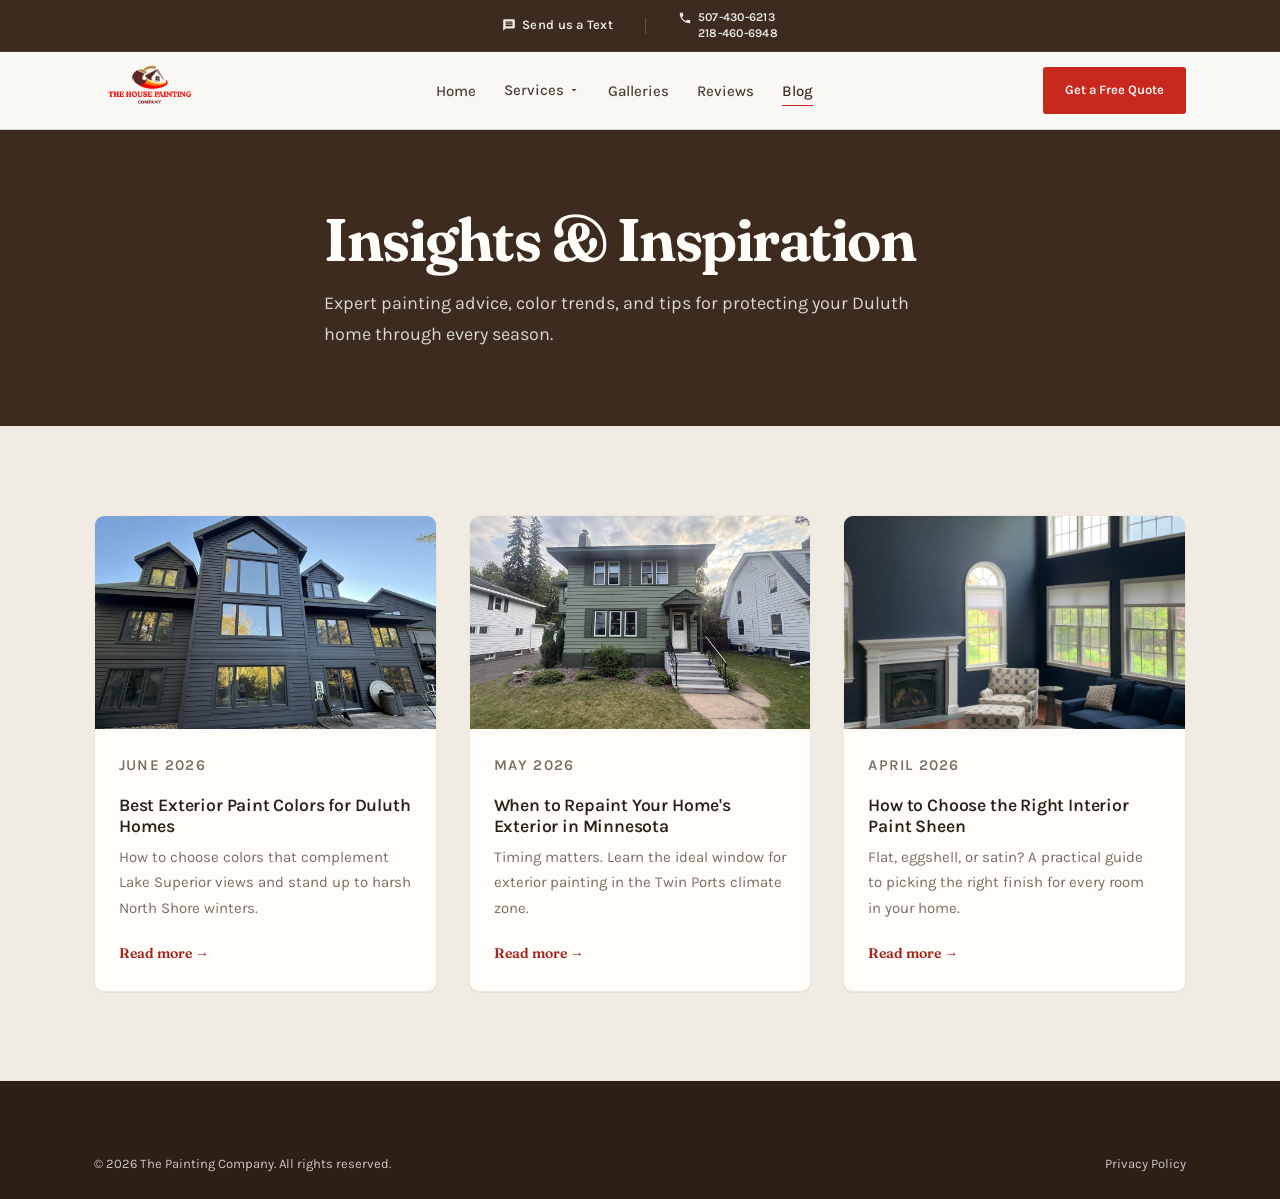
<file: blog.html>
<!DOCTYPE html>
<html lang="en">
<head>
  <meta charset="UTF-8">
  <meta name="viewport" content="width=device-width, initial-scale=1.0">
  <link rel="icon" href="assets/logo.png" type="image/png">
  <meta name="description" content="Painting tips, color trends, and Duluth home care advice from The Painting Company.">
  <title>Blog | The Painting Company | Duluth, MN</title>
  <link rel="preconnect" href="https://fonts.googleapis.com">
  <link rel="preconnect" href="https://fonts.gstatic.com" crossorigin>
  <link href="https://fonts.googleapis.com/css2?family=Fraunces:opsz,wght@9..144,500;9..144,600;9..144,650&family=Karla:wght@400;500;600&display=swap" rel="stylesheet">
  <link rel="stylesheet" href="css/style.css">
</head>
<body>

  <div class="site-header" role="banner">
    <div class="top-bar">
      <div class="top-bar__inner">
        <a href="sms:+12184606948" class="top-bar__link">
          <svg viewBox="0 0 24 24" aria-hidden="true"><path d="M20 2H4c-1.1 0-2 .9-2 2v18l4-4h14c1.1 0 2-.9 2-2V4c0-1.1-.9-2-2-2zm-2 12H6v-2h12v2zm0-3H6V9h12v2zm0-3H6V6h12v2z"/></svg>
          Send us a Text
        </a>
        <span class="top-bar__divider" aria-hidden="true"></span>
        <div class="top-bar__phones">
          <a href="tel:+15074306213" class="top-bar__link">
            <svg viewBox="0 0 24 24" aria-hidden="true"><path d="M6.62 10.79c1.44 2.83 3.76 5.14 6.59 6.59l2.2-2.2c.27-.27.67-.36 1.02-.24 1.12.37 2.33.57 3.57.57.55 0 1 .45 1 1V20c0 .55-.45 1-1 1-9.39 0-17-7.61-17-17 0-.55.45-1 1-1h3.5c.55 0 1 .45 1 1 0 1.25.2 2.45.57 3.57.11.35.03.74-.25 1.02l-2.2 2.2z"/></svg>
            507-430-6213
          </a>
          <a href="tel:+12184606948" class="top-bar__link top-bar__link--secondary">218-460-6948</a>
        </div>
      </div>
    </div>

    <header class="header">
      <div class="header__inner">
        <a href="index.html" class="header__logo" aria-label="The House Painting Company — Home">
          <img src="assets/logo.png" alt="The House Painting Company" class="header__logo-img" width="200" height="72">
        </a>

        <nav class="header__nav" aria-label="Main navigation">
          <ul class="header__nav-list">
            <li><a href="index.html" class="header__nav-link">Home</a></li>
            <li class="nav-item--dropdown">
              <a href="services.html" class="header__nav-link">
                Services
                <svg viewBox="0 0 24 24" aria-hidden="true"><path d="M7 10l5 5 5-5z"/></svg>
              </a>
              <div class="nav-dropdown" role="menu">
                <a href="services.html#interior" class="nav-dropdown__link" role="menuitem">Interior</a>
                <a href="services.html#exterior" class="nav-dropdown__link" role="menuitem">Exterior</a>
                <a href="services.html#custom" class="nav-dropdown__link" role="menuitem">Custom Services</a>
              </div>
            </li>
            <li><a href="gallery.html" class="header__nav-link">Galleries</a></li>
            <li><a href="reviews.html" class="header__nav-link">Reviews</a></li>
            <li><a href="blog.html" class="header__nav-link header__nav-link--active">Blog</a></li>
          </ul>
        </nav>

        <div class="header__actions">
          <div class="header__cta">
            <a href="contact.html" class="btn btn--primary">Get a Free Quote</a>
          </div>
          <button class="header__toggle" aria-label="Open menu" aria-expanded="false" aria-controls="mobile-nav">
            <span class="header__toggle-bar"></span>
            <span class="header__toggle-bar"></span>
            <span class="header__toggle-bar"></span>
          </button>
        </div>
      </div>
    </header>
  </div>

  <nav class="mobile-nav" id="mobile-nav" aria-label="Mobile navigation">
    <ul class="mobile-nav__list">
      <li><a href="index.html" class="mobile-nav__link">Home</a></li>
      <li>
        <a href="services.html" class="mobile-nav__link">Services</a>
        <div class="mobile-nav__sub">
          <a href="services.html#interior" class="mobile-nav__sub-link">Interior</a>
          <a href="services.html#exterior" class="mobile-nav__sub-link">Exterior</a>
          <a href="services.html#custom" class="mobile-nav__sub-link">Custom Services</a>
        </div>
      </li>
      <li><a href="gallery.html" class="mobile-nav__link">Galleries</a></li>
      <li><a href="reviews.html" class="mobile-nav__link">Reviews</a></li>
      <li><a href="blog.html" class="mobile-nav__link">Blog</a></li>
    </ul>
    <a href="tel:+15074306213" class="mobile-nav__phone">507-430-6213</a>
    <a href="tel:+12184606948" class="mobile-nav__phone">218-460-6948</a>
    <a href="sms:+12184606948" class="mobile-nav__phone" style="margin-top: 0.5rem;">Text Us</a>
    <div class="mobile-nav__cta">
      <a href="contact.html" class="btn btn--primary btn--lg">Get a Free Quote</a>
    </div>
  </nav>

  <main class="page-offset">
    <section class="page-hero">
      <div class="container fade-in">
        <h1>Insights &amp; Inspiration</h1>
        <p>Expert painting advice, color trends, and tips for protecting your Duluth home through every season.</p>
      </div>
    </section>

    <section class="section section--gray">
      <div class="container">
        <div class="blog-grid fade-in">
          <a href="blog/exterior-paint-colors-duluth.html" class="blog-card">
            <div class="blog-card__image">
              <img src="assets/work/exterior-matte-black.jpg" alt="Exterior paint color example on a modern home" loading="lazy">
            </div>
            <div class="blog-card__body">
              <p class="blog-card__date">June 2026</p>
              <h3>Best Exterior Paint Colors for Duluth Homes</h3>
              <p>How to choose colors that complement Lake Superior views and stand up to harsh North Shore winters.</p>
              <span class="blog-card__link">Read more →</span>
            </div>
          </a>

          <a href="blog/when-to-repaint-exterior-minnesota.html" class="blog-card">
            <div class="blog-card__image">
              <img src="assets/work/exterior-sage-two-story.jpeg" alt="Sage green exterior paint on a two-story Minnesota home" loading="lazy">
            </div>
            <div class="blog-card__body">
              <p class="blog-card__date">May 2026</p>
              <h3>When to Repaint Your Home's Exterior in Minnesota</h3>
              <p>Timing matters. Learn the ideal window for exterior painting in the Twin Ports climate zone.</p>
              <span class="blog-card__link">Read more →</span>
            </div>
          </a>

          <a href="blog/interior-paint-sheen-guide.html" class="blog-card">
            <div class="blog-card__image">
              <img src="assets/work/interior-living-room.png" alt="Interior painting with navy walls and crisp white trim in a modern living room" loading="lazy">
            </div>
            <div class="blog-card__body">
              <p class="blog-card__date">April 2026</p>
              <h3>How to Choose the Right Interior Paint Sheen</h3>
              <p>Flat, eggshell, or satin? A practical guide to picking the right finish for every room in your home.</p>
              <span class="blog-card__link">Read more →</span>
            </div>
          </a>
        </div>
      </div>
    </section>
  </main>

  <footer class="footer" role="contentinfo">
    <div class="container">
      <div class="footer__bottom" style="border-top: none; padding-top: 0;">
        <span>&copy; 2026 The Painting Company. All rights reserved.</span>
        <a href="privacy.html">Privacy Policy</a>
      </div>
    </div>
  </footer>

  <script src="js/main.js" defer></script>
</body>
</html>
</file>
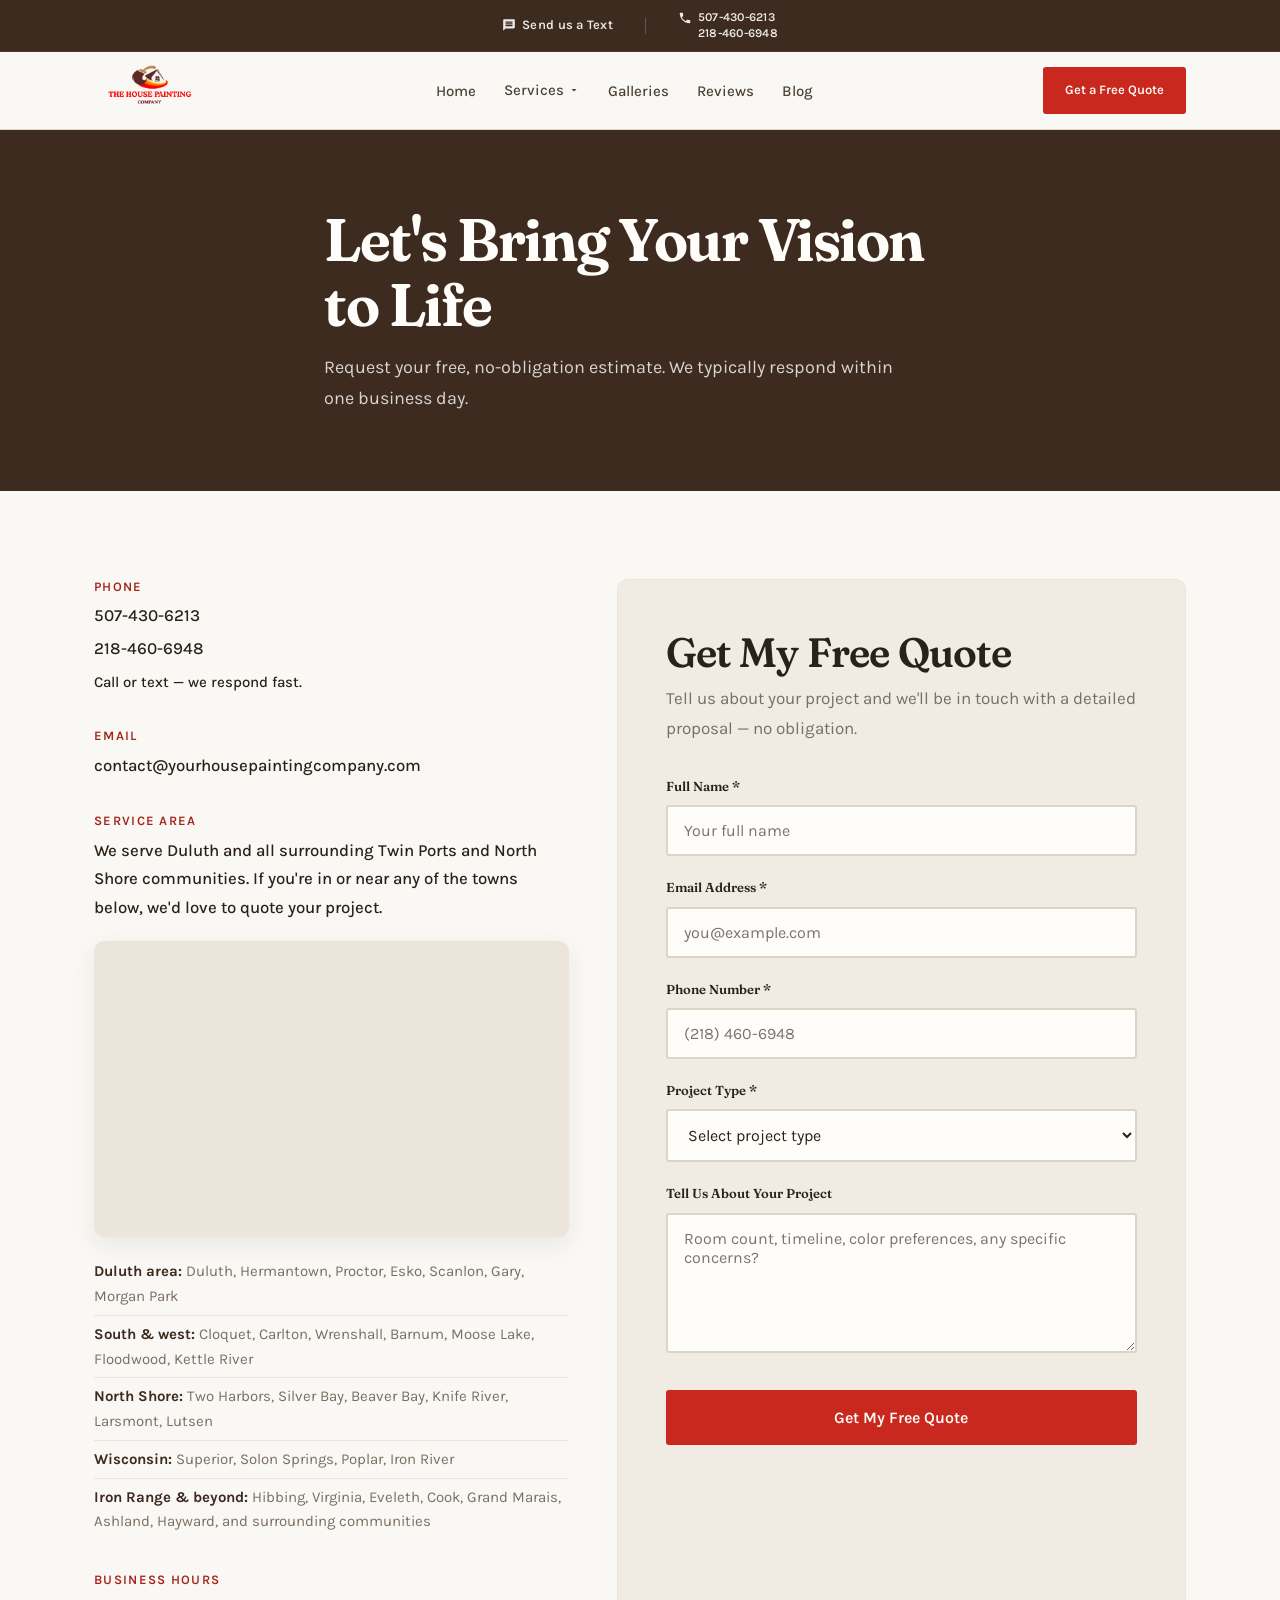
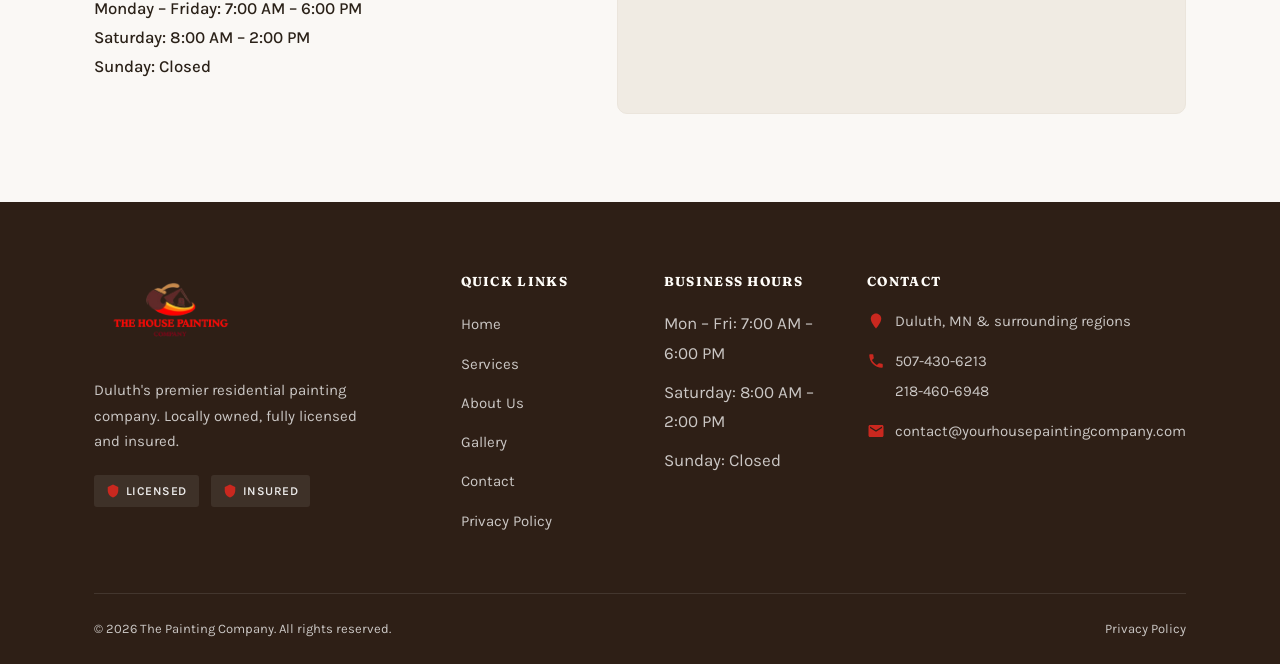
<file: contact.html>
<!DOCTYPE html>
<html lang="en">
<head>
  <meta charset="UTF-8">
  <meta name="viewport" content="width=device-width, initial-scale=1.0">
  <link rel="icon" href="assets/logo.png" type="image/png">
  <meta name="description" content="Request a free painting estimate in Duluth, MN. Contact The Painting Company by phone, email, or our secure online form.">
  <title>Contact | The Painting Company | Duluth, MN</title>
  <link rel="preconnect" href="https://fonts.googleapis.com">
  <link rel="preconnect" href="https://fonts.gstatic.com" crossorigin>
  <link href="https://fonts.googleapis.com/css2?family=Fraunces:opsz,wght@9..144,500;9..144,600;9..144,650&family=Karla:wght@400;500;600&display=swap" rel="stylesheet">
  <link rel="icon" href="assets/logo.png" type="image/png">
  <link rel="stylesheet" href="css/style.css">
</head>
<body>

  <!-- ========== SITE HEADER ========== -->
  <div class="site-header" role="banner">
    <div class="top-bar">
      <div class="top-bar__inner">
        <a href="sms:+12184606948" class="top-bar__link">
          <svg viewBox="0 0 24 24" aria-hidden="true"><path d="M20 2H4c-1.1 0-2 .9-2 2v18l4-4h14c1.1 0 2-.9 2-2V4c0-1.1-.9-2-2-2zm-2 12H6v-2h12v2zm0-3H6V9h12v2zm0-3H6V6h12v2z"/></svg>
          Send us a Text
        </a>
        <span class="top-bar__divider" aria-hidden="true"></span>
        <div class="top-bar__phones">
          <a href="tel:+15074306213" class="top-bar__link">
            <svg viewBox="0 0 24 24" aria-hidden="true"><path d="M6.62 10.79c1.44 2.83 3.76 5.14 6.59 6.59l2.2-2.2c.27-.27.67-.36 1.02-.24 1.12.37 2.33.57 3.57.57.55 0 1 .45 1 1V20c0 .55-.45 1-1 1-9.39 0-17-7.61-17-17 0-.55.45-1 1-1h3.5c.55 0 1 .45 1 1 0 1.25.2 2.45.57 3.57.11.35.03.74-.25 1.02l-2.2 2.2z"/></svg>
            507-430-6213
          </a>
          <a href="tel:+12184606948" class="top-bar__link top-bar__link--secondary">218-460-6948</a>
        </div>
      </div>
    </div>

    <header class="header">
      <div class="header__inner">
                <a href="index.html" class="header__logo" aria-label="The House Painting Company — Home">
          <img src="assets/logo.png" alt="The House Painting Company" class="header__logo-img" width="200" height="72">
        </a>

        <nav class="header__nav" aria-label="Main navigation">
          <ul class="header__nav-list">
            <li><a href="index.html" class="header__nav-link">Home</a></li>
            <li class="nav-item--dropdown">
              <a href="services.html" class="header__nav-link">
                Services
                <svg viewBox="0 0 24 24" aria-hidden="true"><path d="M7 10l5 5 5-5z"/></svg>
              </a>
              <div class="nav-dropdown" role="menu">
                <a href="services.html#interior" class="nav-dropdown__link" role="menuitem">Interior</a>
                <a href="services.html#exterior" class="nav-dropdown__link" role="menuitem">Exterior</a>
                <a href="services.html#custom" class="nav-dropdown__link" role="menuitem">Custom Services</a>
              </div>
            </li>
            <li><a href="gallery.html" class="header__nav-link">Galleries</a></li>
            <li><a href="reviews.html" class="header__nav-link">Reviews</a></li>
            <li><a href="blog.html" class="header__nav-link">Blog</a></li>
          </ul>
        </nav>

        <div class="header__actions">
          <div class="header__cta">
            <a href="contact.html" class="btn btn--primary">Get a Free Quote</a>
          </div>
          <button class="header__toggle" aria-label="Open menu" aria-expanded="false" aria-controls="mobile-nav">
            <span class="header__toggle-bar"></span>
            <span class="header__toggle-bar"></span>
            <span class="header__toggle-bar"></span>
          </button>
        </div>
      </div>
    </header>
  </div>

  <nav class="mobile-nav" id="mobile-nav" aria-label="Mobile navigation">
    <ul class="mobile-nav__list">
      <li><a href="index.html" class="mobile-nav__link">Home</a></li>
      <li>
        <a href="services.html" class="mobile-nav__link">Services</a>
        <div class="mobile-nav__sub">
          <a href="services.html#interior" class="mobile-nav__sub-link">Interior</a>
          <a href="services.html#exterior" class="mobile-nav__sub-link">Exterior</a>
          <a href="services.html#custom" class="mobile-nav__sub-link">Custom Services</a>
        </div>
      </li>
      <li><a href="gallery.html" class="mobile-nav__link">Galleries</a></li>
      <li><a href="reviews.html" class="mobile-nav__link">Reviews</a></li>
      <li><a href="blog.html" class="mobile-nav__link">Blog</a></li>
    </ul>
        <a href="tel:+15074306213" class="mobile-nav__phone">507-430-6213</a>
    <a href="tel:+12184606948" class="mobile-nav__phone">218-460-6948</a>
    <a href="sms:+12184606948" class="mobile-nav__phone" style="margin-top: 0.5rem;">Text Us</a>
    <div class="mobile-nav__cta">
      <a href="contact.html" class="btn btn--primary btn--lg">Get a Free Quote</a>
    </div>
  </nav>

  <main class="page-offset">

    <section class="page-hero">
      <div class="container fade-in">
        <h1>Let's Bring Your Vision to Life</h1>
        <p>Request your free, no-obligation estimate. We typically respond within one business day.</p>
      </div>
    </section>

    <section class="section" aria-labelledby="contact-heading">
      <div class="container">
        <h2 id="contact-heading" class="sr-only">Contact Information and Estimate Form</h2>

        <div class="contact-grid fade-in">
          <!-- Left Column: Information -->
          <div class="contact-info">
            <div class="contact-info__block">
              <h3>Phone</h3>
              <span class="phone-stack"><a href="tel:+15074306213">507-430-6213</a><a href="tel:+12184606948">218-460-6948</a></span>
              <p class="text-muted" style="font-size: 0.9375rem; margin-top: 0.375rem;">Call or text — we respond fast.</p>
            </div>

            <div class="contact-info__block">
              <h3>Email</h3>
              <a href="mailto:contact@yourhousepaintingcompany.com">contact@yourhousepaintingcompany.com</a>
            </div>

            <div class="contact-info__block">
              <h3>Service Area</h3>
              <p>We serve Duluth and all surrounding Twin Ports and North Shore communities. If you're in or near any of the towns below, we'd love to quote your project.</p>
              <div class="contact-map" aria-label="Google Map showing Duluth, Minnesota and surrounding service area">
                <iframe
                  src="https://maps.google.com/maps?q=46.78,-92.10&hl=en&z=9&t=m&output=embed"
                  title="Google Map of Duluth, MN and surrounding communities including Carlton, Cloquet, Proctor, Two Harbors, Hermantown, Esko, and Superior"
                  loading="lazy"
                  referrerpolicy="no-referrer-when-downgrade"
                  allowfullscreen
                ></iframe>
              </div>
              <ul class="service-area-towns">
                <li><strong>Duluth area:</strong> Duluth, Hermantown, Proctor, Esko, Scanlon, Gary, Morgan Park</li>
                <li><strong>South &amp; west:</strong> Cloquet, Carlton, Wrenshall, Barnum, Moose Lake, Floodwood, Kettle River</li>
                <li><strong>North Shore:</strong> Two Harbors, Silver Bay, Beaver Bay, Knife River, Larsmont, Lutsen</li>
                <li><strong>Wisconsin:</strong> Superior, Solon Springs, Poplar, Iron River</li>
                <li><strong>Iron Range &amp; beyond:</strong> Hibbing, Virginia, Eveleth, Cook, Grand Marais, Ashland, Hayward, and surrounding communities</li>
              </ul>
            </div>

            <div class="contact-info__block">
              <h3>Business Hours</h3>
              <p>Monday – Friday: 7:00 AM – 6:00 PM<br>Saturday: 8:00 AM – 2:00 PM<br>Sunday: Closed</p>
            </div>
          </div>

          <!-- Right Column: Form -->
          <div class="contact-form">
            <h2>Get My Free Quote</h2>
            <p>Tell us about your project and we'll be in touch with a detailed proposal — no obligation.</p>

            <form class="contact-form__form" action="#" method="POST" novalidate>
              <div class="form-group">
                <label for="name">Full Name <span aria-hidden="true">*</span></label>
                <input type="text" id="name" name="name" required autocomplete="name" placeholder="Your full name">
              </div>

              <div class="form-group">
                <label for="email">Email Address <span aria-hidden="true">*</span></label>
                <input type="email" id="email" name="email" required autocomplete="email" placeholder="you@example.com">
              </div>

              <div class="form-group">
                <label for="phone">Phone Number <span aria-hidden="true">*</span></label>
                <input type="tel" id="phone" name="phone" required autocomplete="tel" placeholder="(218) 460-6948">
              </div>

              <div class="form-group">
                <label for="project-type">Project Type <span aria-hidden="true">*</span></label>
                <select id="project-type" name="project_type" required>
                  <option value="" disabled selected>Select project type</option>
                  <option value="interior">Interior</option>
                  <option value="exterior">Exterior</option>
                  <option value="both">Both</option>
                </select>
              </div>

              <div class="form-group">
                <label for="message">Tell Us About Your Project</label>
                <textarea id="message" name="message" placeholder="Room count, timeline, color preferences, any specific concerns?"></textarea>
              </div>

              <button type="submit" class="btn btn--primary btn--lg">Get My Free Quote</button>
            </form>

            <div class="form-success" role="status" aria-live="polite">
              <svg viewBox="0 0 24 24" aria-hidden="true"><path d="M12 2C6.48 2 2 6.48 2 12s4.48 10 10 10 10-4.48 10-10S17.52 2 12 2zm-2 15l-5-5 1.41-1.41L10 14.17l7.59-7.59L19 8l-9 9z"/></svg>
              <h3>Thank You — We'll Be in Touch!</h3>
              <p>Your estimate request has been received. A member of our team will contact you within one business day to schedule your free consultation.</p>
            </div>
          </div>
        </div>
      </div>
    </section>

  </main>

  <footer class="footer" role="contentinfo">
    <div class="container">
      <div class="footer__grid">
        <div class="footer__brand">
          <a href="index.html" class="header__logo" aria-label="The House Painting Company — Home"><img src="assets/logo.png" alt="The House Painting Company" class="header__logo-img header__logo-img--footer" width="220" height="80"></a>
          <p>Duluth's premier residential painting company. Locally owned, fully licensed and insured.</p>
          <div class="footer__badges"><span class="footer__badge"><svg viewBox="0 0 24 24"><path d="M12 1L3 5v6c0 5.55 3.84 10.74 9 12 5.16-1.26 9-6.45 9-12V5l-9-4z"/></svg>Licensed</span><span class="footer__badge"><svg viewBox="0 0 24 24"><path d="M12 1L3 5v6c0 5.55 3.84 10.74 9 12 5.16-1.26 9-6.45 9-12V5l-9-4z"/></svg>Insured</span></div>
        </div>
        <div><h3 class="footer__heading">Quick Links</h3><ul class="footer__links"><li><a href="index.html">Home</a></li><li><a href="services.html">Services</a></li><li><a href="about.html">About Us</a></li><li><a href="gallery.html">Gallery</a></li><li><a href="contact.html">Contact</a></li><li><a href="privacy.html">Privacy Policy</a></li></ul></div>
        <div><h3 class="footer__heading">Business Hours</h3><ul class="footer__links"><li>Mon – Fri: 7:00 AM – 6:00 PM</li><li>Saturday: 8:00 AM – 2:00 PM</li><li>Sunday: Closed</li></ul></div>
        <div><h3 class="footer__heading">Contact</h3><div class="footer__contact-item"><svg viewBox="0 0 24 24"><path d="M12 2C8.13 2 5 5.13 5 9c0 5.25 7 13 7 13s7-7.75 7-13c0-3.87-3.13-7-7-7z"/></svg><span>Duluth, MN &amp; surrounding regions</span></div><div class="footer__contact-item"><svg viewBox="0 0 24 24"><path d="M6.62 10.79c1.44 2.83 3.76 5.14 6.59 6.59l2.2-2.2c.27-.27.67-.36 1.02-.24 1.12.37 2.33.57 3.57.57.55 0 1 .45 1 1V20c0 .55-.45 1-1 1-9.39 0-17-7.61-17-17 0-.55.45-1 1-1h3.5c.55 0 1 .45 1 1 0 1.25.2 2.45.57 3.57.11.35.03.74-.25 1.02l-2.2 2.2z"/></svg><span class="phone-stack"><a href="tel:+15074306213">507-430-6213</a><a href="tel:+12184606948">218-460-6948</a></span></div><div class="footer__contact-item"><svg viewBox="0 0 24 24"><path d="M20 4H4c-1.1 0-1.99.9-1.99 2L2 18c0 1.1.9 2 2 2h16c1.1 0 2-.9 2-2V6c0-1.1-.9-2-2-2zm0 4l-8 5-8-5V6l8 5 8-5v2z"/></svg><a href="mailto:contact@yourhousepaintingcompany.com">contact@yourhousepaintingcompany.com</a></div></div>
      </div>
      <div class="footer__bottom"><span>&copy; 2026 The Painting Company. All rights reserved.</span><a href="privacy.html">Privacy Policy</a></div>
    </div>
  </footer>

  <script src="js/main.js" defer></script>
</body>
</html>
</file>
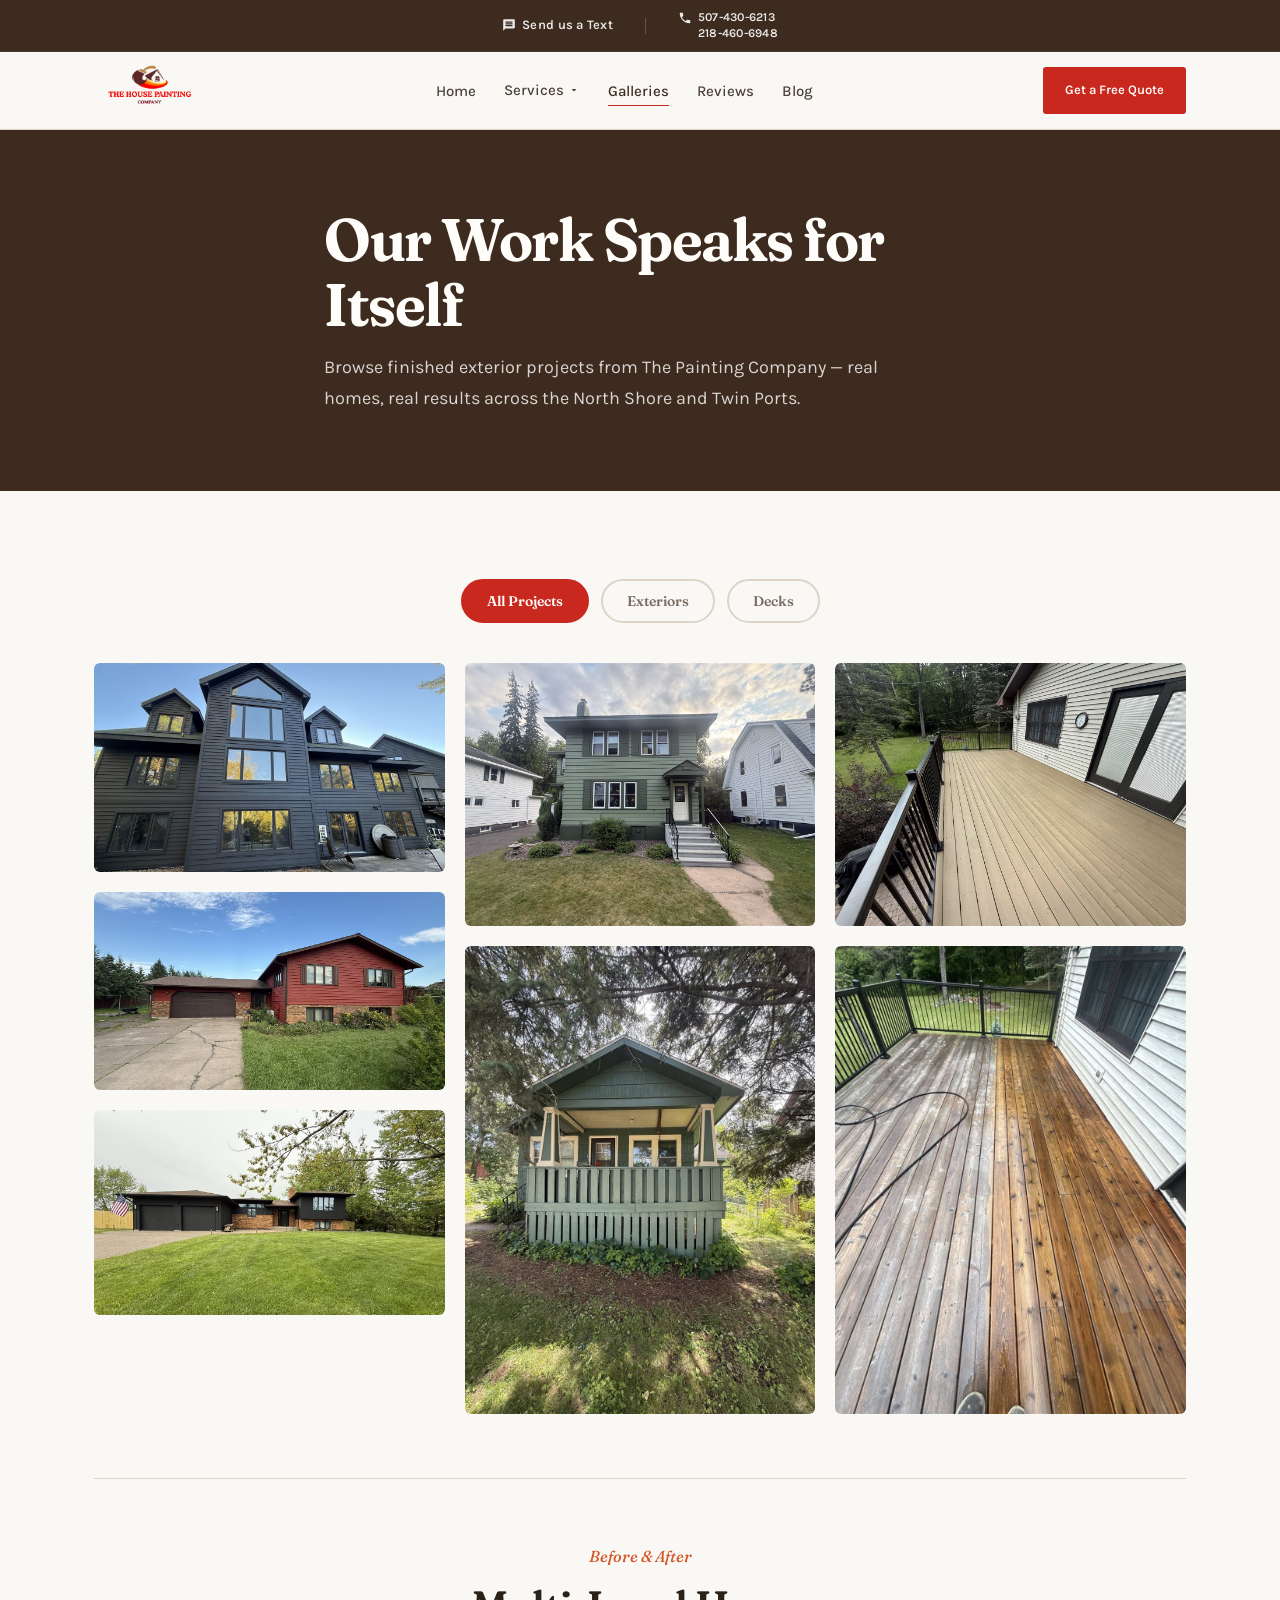
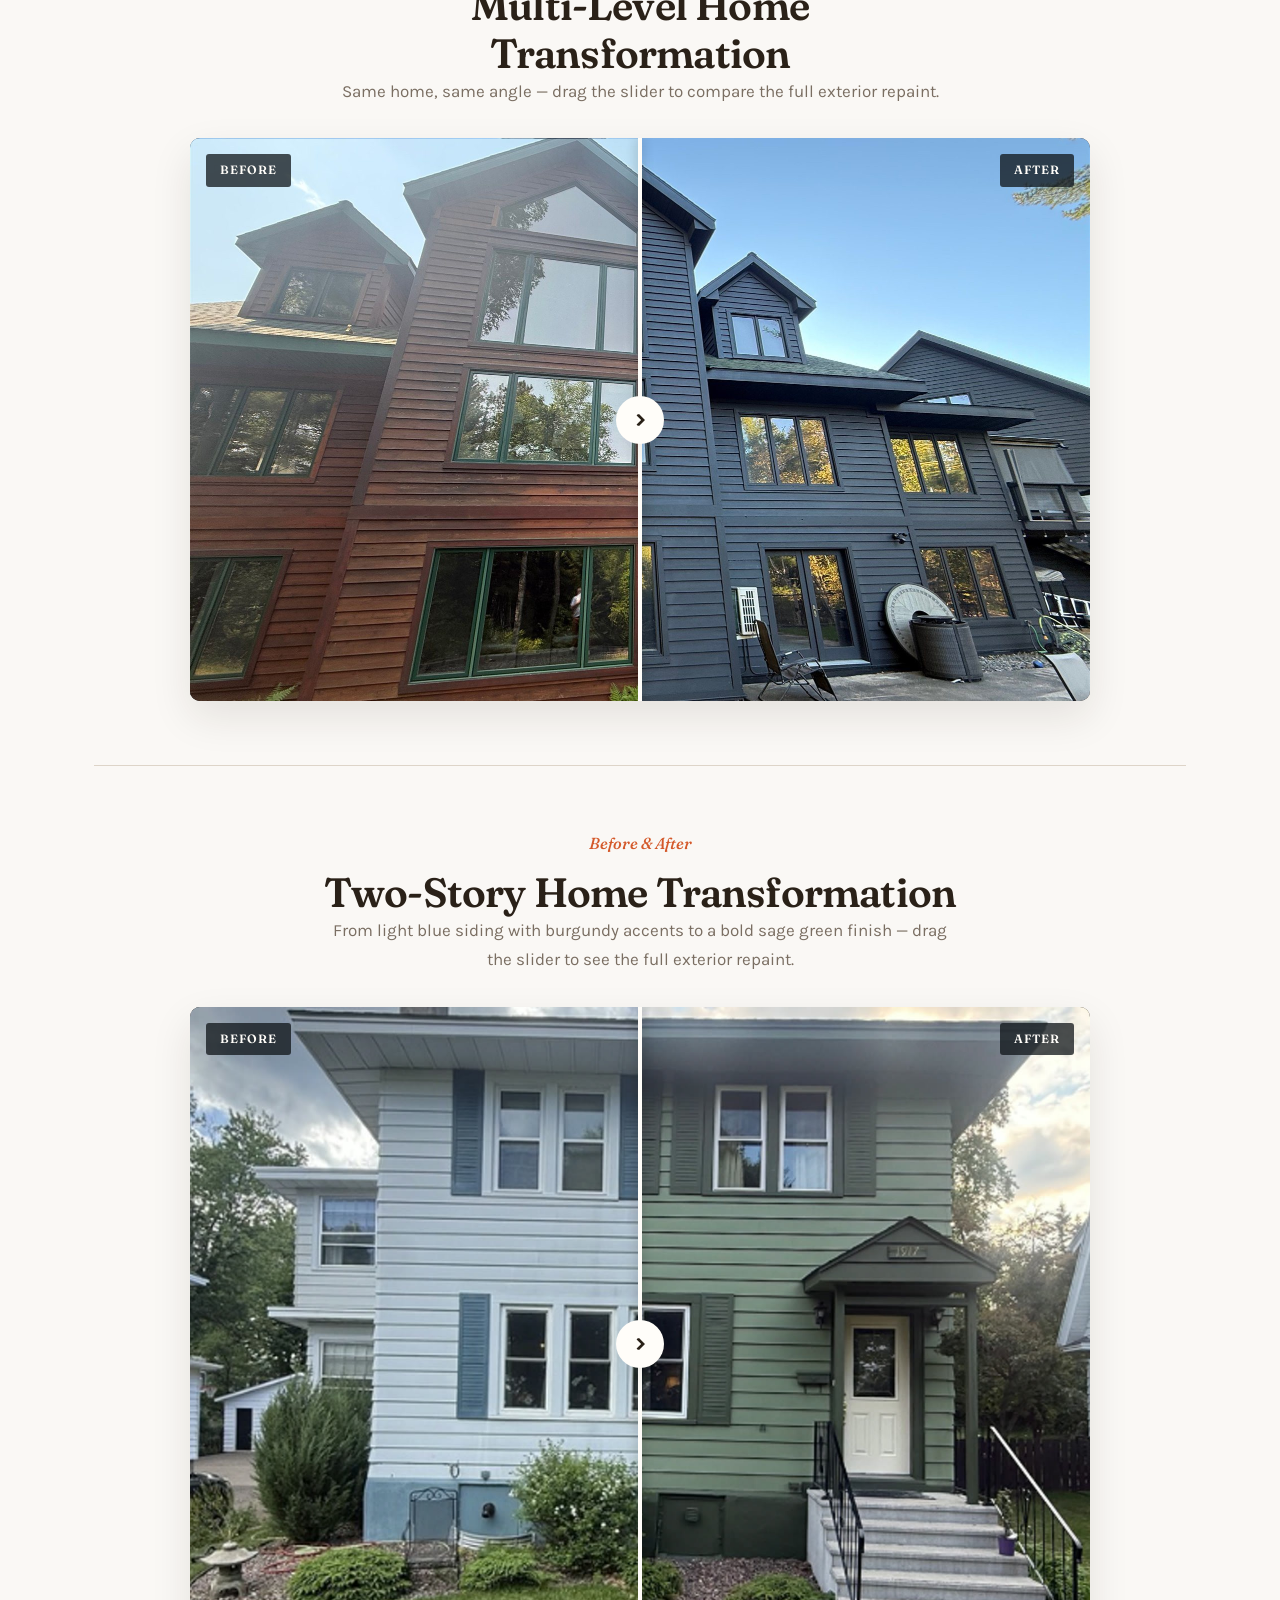
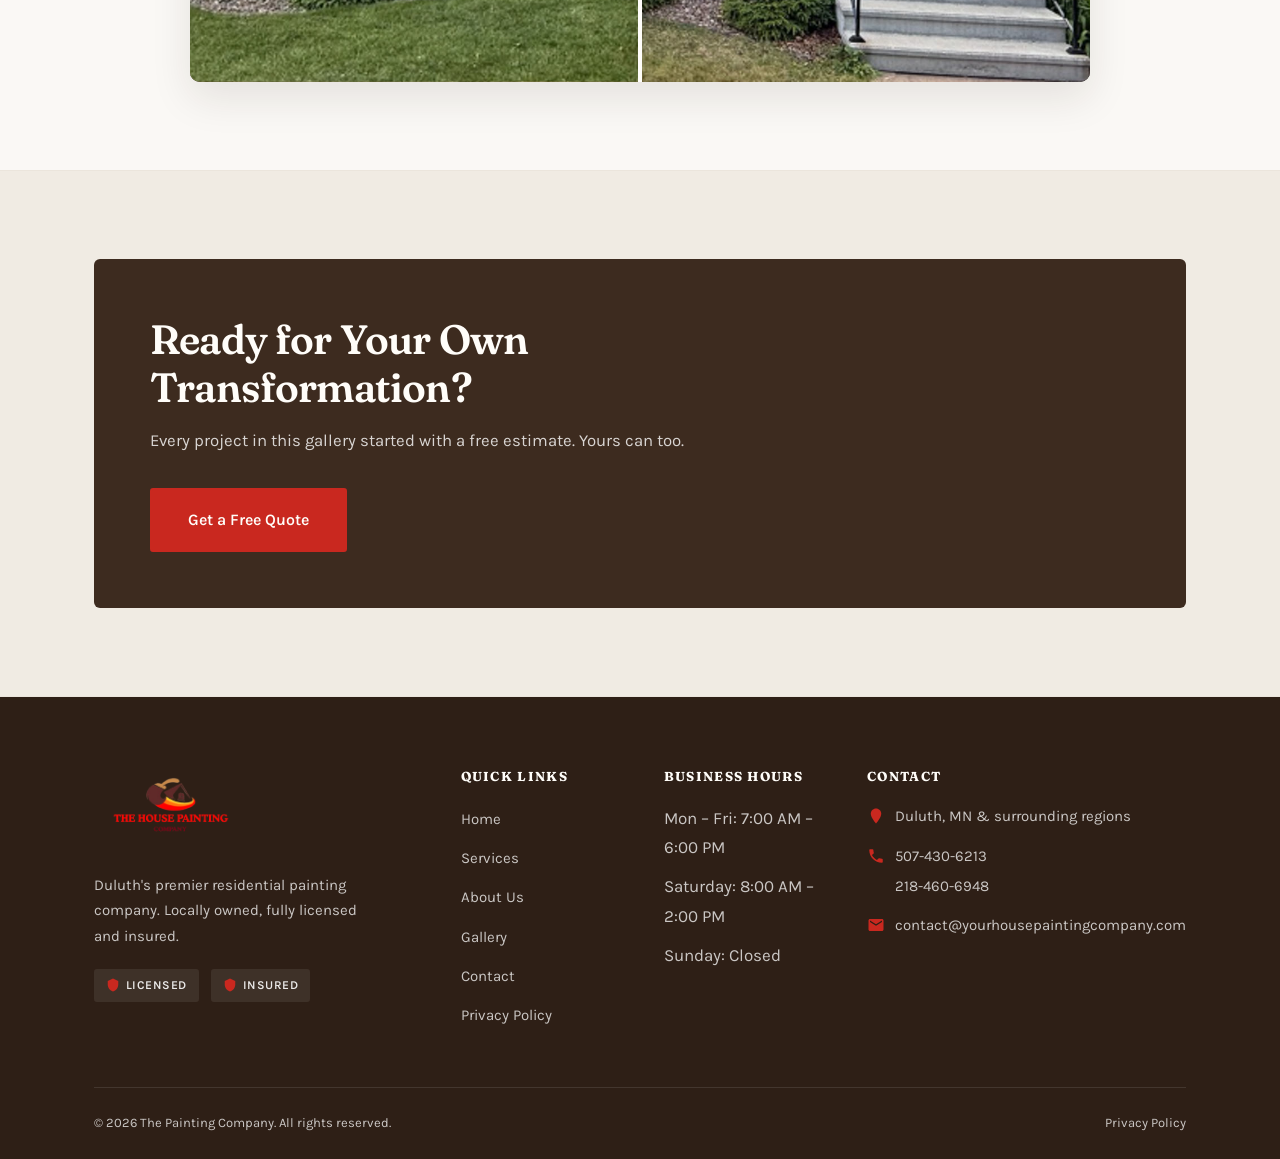
<file: gallery.html>
<!DOCTYPE html>
<html lang="en">
<head>
  <meta charset="UTF-8">
  <meta name="viewport" content="width=device-width, initial-scale=1.0">
  <link rel="icon" href="assets/logo.png" type="image/png">
  <meta name="description" content="View our portfolio of premium interior and exterior painting projects in Duluth, MN. Before & after transformations and filterable project gallery.">
  <title>Gallery | The Painting Company | Duluth, MN</title>
  <link rel="preconnect" href="https://fonts.googleapis.com">
  <link rel="preconnect" href="https://fonts.gstatic.com" crossorigin>
  <link href="https://fonts.googleapis.com/css2?family=Fraunces:opsz,wght@9..144,500;9..144,600;9..144,650&family=Karla:wght@400;500;600&display=swap" rel="stylesheet">
  <link rel="icon" href="assets/logo.png" type="image/png">
  <link rel="stylesheet" href="css/style.css">
</head>
<body>

  <!-- ========== SITE HEADER ========== -->
  <div class="site-header" role="banner">
    <div class="top-bar">
      <div class="top-bar__inner">
        <a href="sms:+12184606948" class="top-bar__link">
          <svg viewBox="0 0 24 24" aria-hidden="true"><path d="M20 2H4c-1.1 0-2 .9-2 2v18l4-4h14c1.1 0 2-.9 2-2V4c0-1.1-.9-2-2-2zm-2 12H6v-2h12v2zm0-3H6V9h12v2zm0-3H6V6h12v2z"/></svg>
          Send us a Text
        </a>
        <span class="top-bar__divider" aria-hidden="true"></span>
        <div class="top-bar__phones">
          <a href="tel:+15074306213" class="top-bar__link">
            <svg viewBox="0 0 24 24" aria-hidden="true"><path d="M6.62 10.79c1.44 2.83 3.76 5.14 6.59 6.59l2.2-2.2c.27-.27.67-.36 1.02-.24 1.12.37 2.33.57 3.57.57.55 0 1 .45 1 1V20c0 .55-.45 1-1 1-9.39 0-17-7.61-17-17 0-.55.45-1 1-1h3.5c.55 0 1 .45 1 1 0 1.25.2 2.45.57 3.57.11.35.03.74-.25 1.02l-2.2 2.2z"/></svg>
            507-430-6213
          </a>
          <a href="tel:+12184606948" class="top-bar__link top-bar__link--secondary">218-460-6948</a>
        </div>
      </div>
    </div>

    <header class="header">
      <div class="header__inner">
                <a href="index.html" class="header__logo" aria-label="The House Painting Company — Home">
          <img src="assets/logo.png" alt="The House Painting Company" class="header__logo-img" width="200" height="72">
        </a>

        <nav class="header__nav" aria-label="Main navigation">
          <ul class="header__nav-list">
            <li><a href="index.html" class="header__nav-link">Home</a></li>
            <li class="nav-item--dropdown">
              <a href="services.html" class="header__nav-link">
                Services
                <svg viewBox="0 0 24 24" aria-hidden="true"><path d="M7 10l5 5 5-5z"/></svg>
              </a>
              <div class="nav-dropdown" role="menu">
                <a href="services.html#interior" class="nav-dropdown__link" role="menuitem">Interior</a>
                <a href="services.html#exterior" class="nav-dropdown__link" role="menuitem">Exterior</a>
                <a href="services.html#custom" class="nav-dropdown__link" role="menuitem">Custom Services</a>
              </div>
            </li>
            <li><a href="gallery.html" class="header__nav-link header__nav-link--active">Galleries</a></li>
            <li><a href="reviews.html" class="header__nav-link">Reviews</a></li>
            <li><a href="blog.html" class="header__nav-link">Blog</a></li>
          </ul>
        </nav>

        <div class="header__actions">
          <div class="header__cta">
            <a href="contact.html" class="btn btn--primary">Get a Free Quote</a>
          </div>
          <button class="header__toggle" aria-label="Open menu" aria-expanded="false" aria-controls="mobile-nav">
            <span class="header__toggle-bar"></span>
            <span class="header__toggle-bar"></span>
            <span class="header__toggle-bar"></span>
          </button>
        </div>
      </div>
    </header>
  </div>

  <nav class="mobile-nav" id="mobile-nav" aria-label="Mobile navigation">
    <ul class="mobile-nav__list">
      <li><a href="index.html" class="mobile-nav__link">Home</a></li>
      <li>
        <a href="services.html" class="mobile-nav__link">Services</a>
        <div class="mobile-nav__sub">
          <a href="services.html#interior" class="mobile-nav__sub-link">Interior</a>
          <a href="services.html#exterior" class="mobile-nav__sub-link">Exterior</a>
          <a href="services.html#custom" class="mobile-nav__sub-link">Custom Services</a>
        </div>
      </li>
      <li><a href="gallery.html" class="mobile-nav__link">Galleries</a></li>
      <li><a href="reviews.html" class="mobile-nav__link">Reviews</a></li>
      <li><a href="blog.html" class="mobile-nav__link">Blog</a></li>
    </ul>
        <a href="tel:+15074306213" class="mobile-nav__phone">507-430-6213</a>
    <a href="tel:+12184606948" class="mobile-nav__phone">218-460-6948</a>
    <a href="sms:+12184606948" class="mobile-nav__phone" style="margin-top: 0.5rem;">Text Us</a>
    <div class="mobile-nav__cta">
      <a href="contact.html" class="btn btn--primary btn--lg">Get a Free Quote</a>
    </div>
  </nav>

  <main class="page-offset">

    <section class="page-hero">
      <div class="container fade-in">
        <h1>Our Work Speaks for Itself</h1>
        <p>Browse finished exterior projects from The Painting Company — real homes, real results across the North Shore and Twin Ports.</p>
      </div>
    </section>

    <section class="section" aria-labelledby="gallery-heading">
      <div class="container">
        <h2 id="gallery-heading" class="sr-only">Project Gallery</h2>

        <!-- Filter Tabs -->
        <div class="gallery-filters fade-in" role="tablist" aria-label="Filter projects">
          <button class="gallery-filter gallery-filter--active" data-filter="all" role="tab" aria-selected="true">All Projects</button>
          <button class="gallery-filter" data-filter="exterior" role="tab" aria-selected="false">Exteriors</button>
          <button class="gallery-filter" data-filter="deck" role="tab" aria-selected="false">Decks</button>
        </div>

        <!-- Masonry Grid -->
        <div class="gallery-grid fade-in">
          <figure class="gallery-item" data-category="exterior">
            <img src="assets/work/exterior-matte-black.jpg" alt="Finished exterior painting — matte black multi-level home" width="600" height="750" loading="lazy">
            <div class="gallery-item__overlay"><span class="gallery-item__label">Matte Black — Multi-Level Home</span></div>
          </figure>
          <figure class="gallery-item" data-category="exterior">
            <img src="assets/work/exterior-red-trim.jpg" alt="Finished exterior painting — bold red siding with dark brown trim" width="600" height="400" loading="lazy">
            <div class="gallery-item__overlay"><span class="gallery-item__label">Bold Red — Split-Level Home</span></div>
          </figure>
          <figure class="gallery-item" data-category="exterior">
            <img src="assets/work/exterior-charcoal-brick.jpg" alt="Finished exterior painting — charcoal siding with brick lower level" width="600" height="450" loading="lazy">
            <div class="gallery-item__overlay"><span class="gallery-item__label">Charcoal &amp; Brick — Split-Level Home</span></div>
          </figure>
          <figure class="gallery-item" data-category="exterior">
            <img src="assets/work/exterior-sage-two-story.jpeg" alt="Finished exterior painting — sage green two-story home with dark green trim" width="600" height="450" loading="lazy">
            <div class="gallery-item__overlay"><span class="gallery-item__label">Sage Green — Two-Story Home</span></div>
          </figure>
          <figure class="gallery-item" data-category="exterior">
            <img src="assets/work/exterior-sage-bungalow.jpeg" alt="Finished exterior painting — sage green bungalow with cream trim and front porch" width="600" height="800" loading="lazy">
            <div class="gallery-item__overlay"><span class="gallery-item__label">Sage Green — Bungalow with Porch</span></div>
          </figure>
          <figure class="gallery-item" data-category="deck">
            <img src="assets/work/deck-staining-complete.jpeg" alt="Finished deck staining — warm tan solid-color stain on a large backyard deck" width="800" height="600" loading="lazy">
            <div class="gallery-item__overlay"><span class="gallery-item__label">Deck Staining — Finished</span></div>
          </figure>
          <figure class="gallery-item" data-category="deck">
            <img src="assets/work/deck-staining-in-progress.jpeg" alt="Deck staining in progress — weathered wood beside freshly stained boards" width="600" height="800" loading="lazy">
            <div class="gallery-item__overlay"><span class="gallery-item__label">Deck Staining — In Progress</span></div>
          </figure>
        </div>

        <!-- Before & After — Multi-Level Home -->
        <div class="before-after-section fade-in">
          <div class="text-center" style="max-width: 640px; margin: 0 auto;">
            <span class="section-label">Before &amp; After</span>
            <h2>Multi-Level Home Transformation</h2>
            <p class="text-muted">Same home, same angle — drag the slider to compare the full exterior repaint.</p>
          </div>

          <div class="before-after" role="img" aria-label="Before and after comparison of multi-level home exterior painting. Drag slider to compare.">
            <div class="before-after__container">
              <div class="before-after__after">
                <img src="assets/work/ba-multilevel-after.jpg" alt="After: matte charcoal exterior finish by The Painting Company" width="1800" height="1125" loading="lazy">
              </div>
              <div class="before-after__before">
                <img src="assets/work/ba-multilevel-before.jpg" alt="Before: reddish-brown siding with green trim before repaint" width="1800" height="1125" loading="lazy">
              </div>
              <span class="before-after__label before-after__label--before">Before</span>
              <span class="before-after__label before-after__label--after">After</span>
              <div class="before-after__handle" role="slider" aria-label="Drag to compare before and after" aria-valuemin="0" aria-valuemax="100" aria-valuenow="50" tabindex="0">
                <div class="before-after__handle-btn" aria-hidden="true">
                  <svg viewBox="0 0 24 24"><path d="M8.59 16.59L13.17 12 8.59 7.41 10 6l6 6-6 6-1.41-1.41z"/><path d="M15.41 16.59L19.99 12l-4.58-4.59L17 6l6 6-6 6-1.41-1.41z" transform="translate(-6 0)"/></svg>
                </div>
              </div>
            </div>
          </div>
        </div>

        <!-- Before & After — Two-Story Home -->
        <div class="before-after-section fade-in">
          <div class="text-center" style="max-width: 640px; margin: 0 auto;">
            <span class="section-label">Before &amp; After</span>
            <h2>Two-Story Home Transformation</h2>
            <p class="text-muted">From light blue siding with burgundy accents to a bold sage green finish — drag the slider to see the full exterior repaint.</p>
          </div>

          <div class="before-after before-after--two-story" role="img" aria-label="Before and after comparison of two-story home exterior painting. Drag slider to compare.">
            <div class="before-after__container">
              <div class="before-after__after">
                <img src="assets/work/ba-two-story-after.jpg" alt="After: sage green two-story home with dark green trim and white front door" width="1600" height="1200" loading="lazy">
              </div>
              <div class="before-after__before">
                <img src="assets/work/ba-two-story-before.jpg" alt="Before: light blue two-story home with blue shutters and burgundy front door" width="1600" height="1200" loading="lazy">
              </div>
              <span class="before-after__label before-after__label--before">Before</span>
              <span class="before-after__label before-after__label--after">After</span>
              <div class="before-after__handle" role="slider" aria-label="Drag to compare before and after" aria-valuemin="0" aria-valuemax="100" aria-valuenow="50" tabindex="0">
                <div class="before-after__handle-btn" aria-hidden="true">
                  <svg viewBox="0 0 24 24"><path d="M8.59 16.59L13.17 12 8.59 7.41 10 6l6 6-6 6-1.41-1.41z"/><path d="M15.41 16.59L19.99 12l-4.58-4.59L17 6l6 6-6 6-1.41-1.41z" transform="translate(-6 0)"/></svg>
                </div>
              </div>
            </div>
          </div>
        </div>
      </div>
    </section>

    <section class="section section--gray">
      <div class="container">
        <div class="cta-banner fade-in">
          <h2>Ready for Your Own Transformation?</h2>
          <p>Every project in this gallery started with a free estimate. Yours can too.</p>
          <a href="contact.html" class="btn btn--primary btn--lg">Get a Free Quote</a>
        </div>
      </div>
    </section>

  </main>

  <footer class="footer" role="contentinfo">
    <div class="container">
      <div class="footer__grid">
        <div class="footer__brand">
          <a href="index.html" class="header__logo" aria-label="The House Painting Company — Home"><img src="assets/logo.png" alt="The House Painting Company" class="header__logo-img header__logo-img--footer" width="220" height="80"></a>
          <p>Duluth's premier residential painting company. Locally owned, fully licensed and insured.</p>
          <div class="footer__badges"><span class="footer__badge"><svg viewBox="0 0 24 24"><path d="M12 1L3 5v6c0 5.55 3.84 10.74 9 12 5.16-1.26 9-6.45 9-12V5l-9-4z"/></svg>Licensed</span><span class="footer__badge"><svg viewBox="0 0 24 24"><path d="M12 1L3 5v6c0 5.55 3.84 10.74 9 12 5.16-1.26 9-6.45 9-12V5l-9-4z"/></svg>Insured</span></div>
        </div>
        <div><h3 class="footer__heading">Quick Links</h3><ul class="footer__links"><li><a href="index.html">Home</a></li><li><a href="services.html">Services</a></li><li><a href="about.html">About Us</a></li><li><a href="gallery.html">Gallery</a></li><li><a href="contact.html">Contact</a></li><li><a href="privacy.html">Privacy Policy</a></li></ul></div>
        <div><h3 class="footer__heading">Business Hours</h3><ul class="footer__links"><li>Mon – Fri: 7:00 AM – 6:00 PM</li><li>Saturday: 8:00 AM – 2:00 PM</li><li>Sunday: Closed</li></ul></div>
        <div><h3 class="footer__heading">Contact</h3><div class="footer__contact-item"><svg viewBox="0 0 24 24"><path d="M12 2C8.13 2 5 5.13 5 9c0 5.25 7 13 7 13s7-7.75 7-13c0-3.87-3.13-7-7-7z"/></svg><span>Duluth, MN &amp; surrounding regions</span></div><div class="footer__contact-item"><svg viewBox="0 0 24 24"><path d="M6.62 10.79c1.44 2.83 3.76 5.14 6.59 6.59l2.2-2.2c.27-.27.67-.36 1.02-.24 1.12.37 2.33.57 3.57.57.55 0 1 .45 1 1V20c0 .55-.45 1-1 1-9.39 0-17-7.61-17-17 0-.55.45-1 1-1h3.5c.55 0 1 .45 1 1 0 1.25.2 2.45.57 3.57.11.35.03.74-.25 1.02l-2.2 2.2z"/></svg><span class="phone-stack"><a href="tel:+15074306213">507-430-6213</a><a href="tel:+12184606948">218-460-6948</a></span></div><div class="footer__contact-item"><svg viewBox="0 0 24 24"><path d="M20 4H4c-1.1 0-1.99.9-1.99 2L2 18c0 1.1.9 2 2 2h16c1.1 0 2-.9 2-2V6c0-1.1-.9-2-2-2zm0 4l-8 5-8-5V6l8 5 8-5v2z"/></svg><a href="mailto:contact@yourhousepaintingcompany.com">contact@yourhousepaintingcompany.com</a></div></div>
      </div>
      <div class="footer__bottom"><span>&copy; 2026 The Painting Company. All rights reserved.</span><a href="privacy.html">Privacy Policy</a></div>
    </div>
  </footer>

  <script src="js/main.js" defer></script>
</body>
</html>
</file>
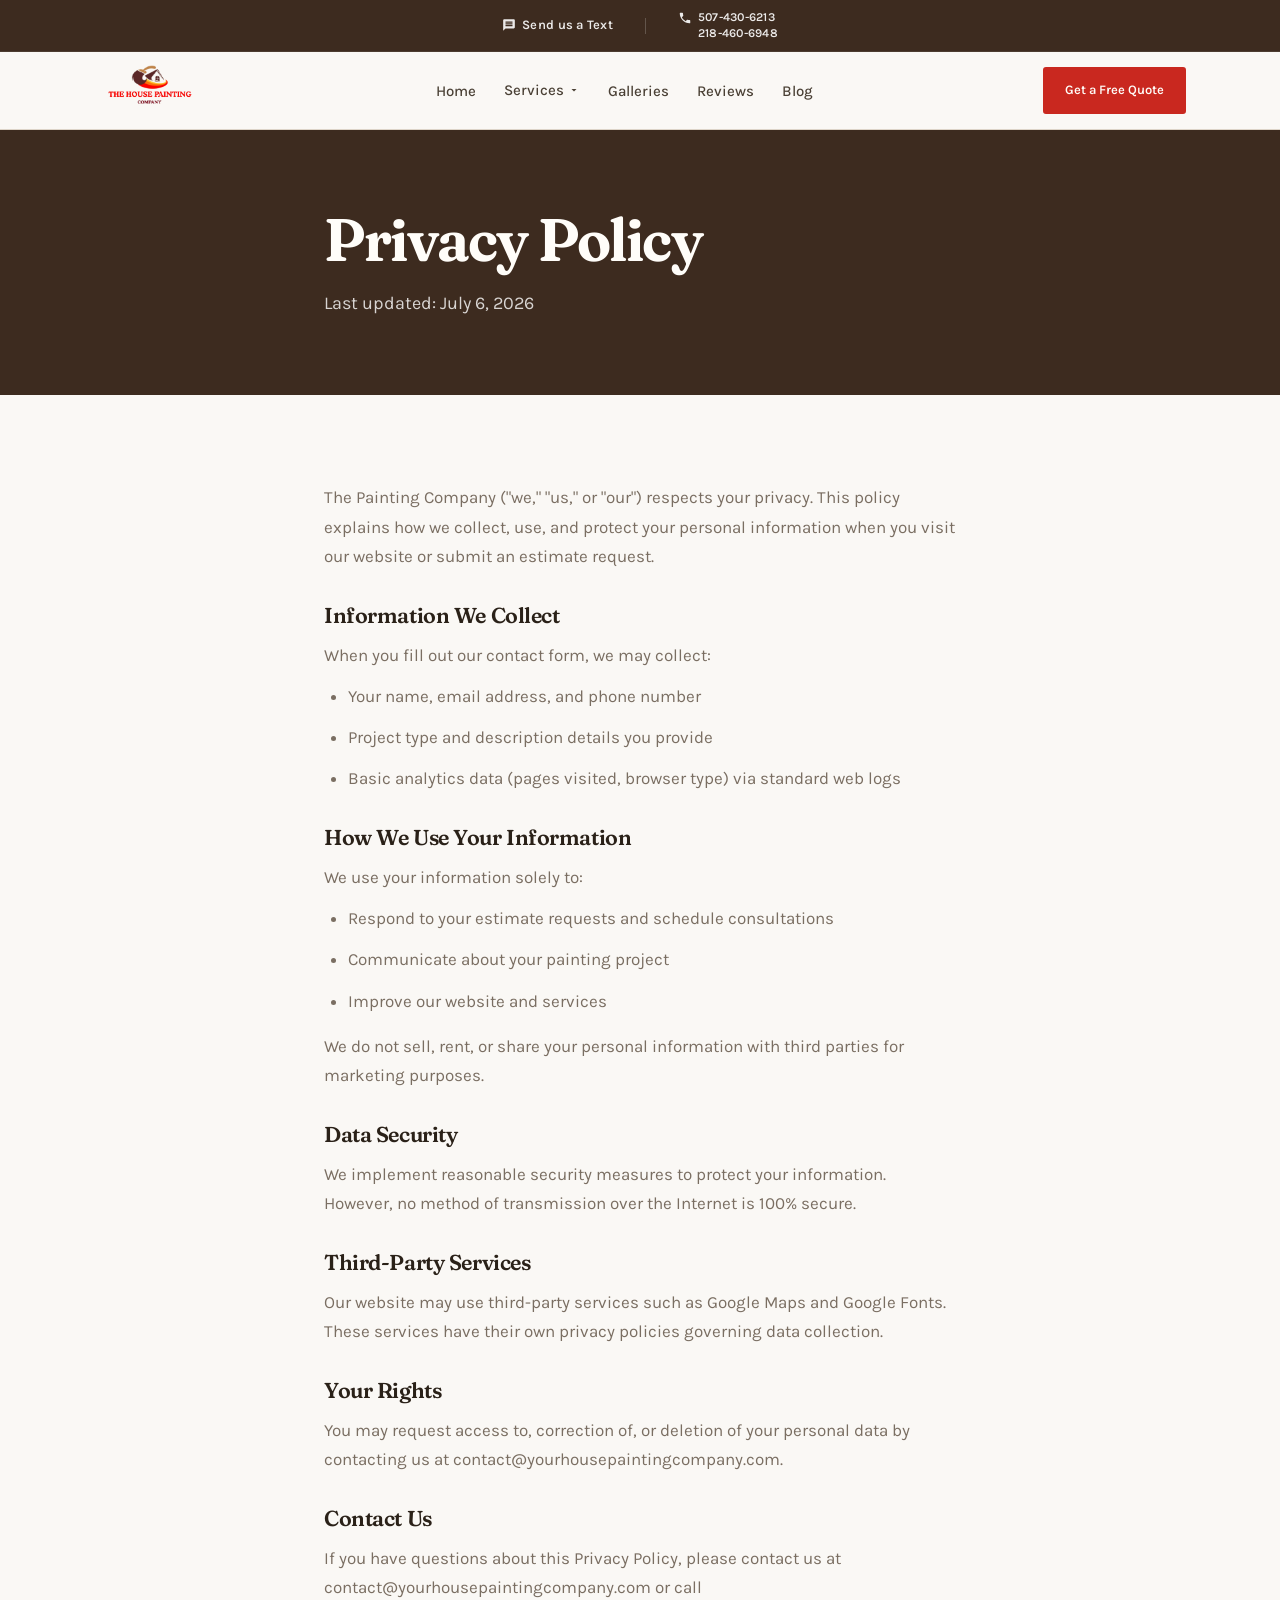
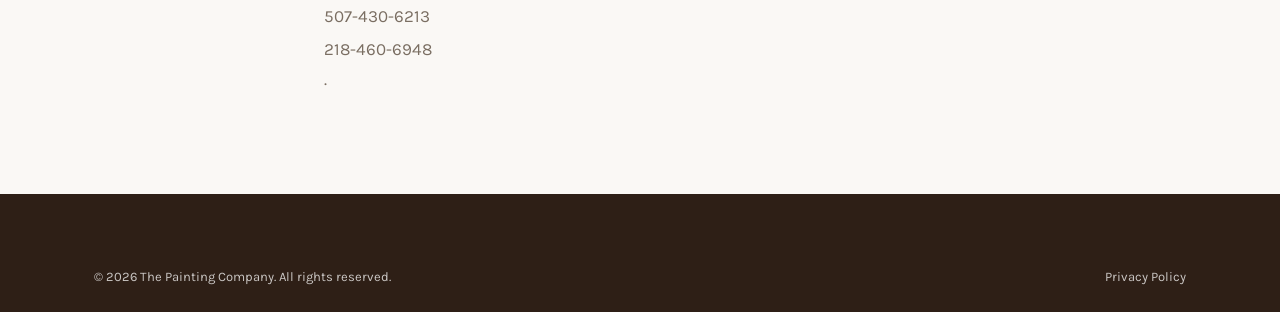
<file: privacy.html>
<!DOCTYPE html>
<html lang="en">
<head>
  <meta charset="UTF-8">
  <meta name="viewport" content="width=device-width, initial-scale=1.0">
  <link rel="icon" href="assets/logo.png" type="image/png">
  <meta name="description" content="Privacy Policy for The Painting Company | Duluth, MN.">
  <title>Privacy Policy | The Painting Company</title>
  <link rel="preconnect" href="https://fonts.googleapis.com">
  <link rel="preconnect" href="https://fonts.gstatic.com" crossorigin>
  <link href="https://fonts.googleapis.com/css2?family=Fraunces:opsz,wght@9..144,500;9..144,600;9..144,650&family=Karla:wght@400;500;600&display=swap" rel="stylesheet">
  <link rel="icon" href="assets/logo.png" type="image/png">
  <link rel="stylesheet" href="css/style.css">
</head>
<body>

  <!-- ========== SITE HEADER ========== -->
  <div class="site-header" role="banner">
    <div class="top-bar">
      <div class="top-bar__inner">
        <a href="sms:+12184606948" class="top-bar__link">
          <svg viewBox="0 0 24 24" aria-hidden="true"><path d="M20 2H4c-1.1 0-2 .9-2 2v18l4-4h14c1.1 0 2-.9 2-2V4c0-1.1-.9-2-2-2zm-2 12H6v-2h12v2zm0-3H6V9h12v2zm0-3H6V6h12v2z"/></svg>
          Send us a Text
        </a>
        <span class="top-bar__divider" aria-hidden="true"></span>
        <div class="top-bar__phones">
          <a href="tel:+15074306213" class="top-bar__link">
            <svg viewBox="0 0 24 24" aria-hidden="true"><path d="M6.62 10.79c1.44 2.83 3.76 5.14 6.59 6.59l2.2-2.2c.27-.27.67-.36 1.02-.24 1.12.37 2.33.57 3.57.57.55 0 1 .45 1 1V20c0 .55-.45 1-1 1-9.39 0-17-7.61-17-17 0-.55.45-1 1-1h3.5c.55 0 1 .45 1 1 0 1.25.2 2.45.57 3.57.11.35.03.74-.25 1.02l-2.2 2.2z"/></svg>
            507-430-6213
          </a>
          <a href="tel:+12184606948" class="top-bar__link top-bar__link--secondary">218-460-6948</a>
        </div>
      </div>
    </div>

    <header class="header">
      <div class="header__inner">
                <a href="index.html" class="header__logo" aria-label="The House Painting Company — Home">
          <img src="assets/logo.png" alt="The House Painting Company" class="header__logo-img" width="200" height="72">
        </a>

        <nav class="header__nav" aria-label="Main navigation">
          <ul class="header__nav-list">
            <li><a href="index.html" class="header__nav-link">Home</a></li>
            <li class="nav-item--dropdown">
              <a href="services.html" class="header__nav-link">
                Services
                <svg viewBox="0 0 24 24" aria-hidden="true"><path d="M7 10l5 5 5-5z"/></svg>
              </a>
              <div class="nav-dropdown" role="menu">
                <a href="services.html#interior" class="nav-dropdown__link" role="menuitem">Interior</a>
                <a href="services.html#exterior" class="nav-dropdown__link" role="menuitem">Exterior</a>
                <a href="services.html#custom" class="nav-dropdown__link" role="menuitem">Custom Services</a>
              </div>
            </li>
            <li><a href="gallery.html" class="header__nav-link">Galleries</a></li>
            <li><a href="reviews.html" class="header__nav-link">Reviews</a></li>
            <li><a href="blog.html" class="header__nav-link">Blog</a></li>
          </ul>
        </nav>

        <div class="header__actions">
          <div class="header__cta">
            <a href="contact.html" class="btn btn--primary">Get a Free Quote</a>
          </div>
          <button class="header__toggle" aria-label="Open menu" aria-expanded="false" aria-controls="mobile-nav">
            <span class="header__toggle-bar"></span>
            <span class="header__toggle-bar"></span>
            <span class="header__toggle-bar"></span>
          </button>
        </div>
      </div>
    </header>
  </div>

  <nav class="mobile-nav" id="mobile-nav" aria-label="Mobile navigation">
    <ul class="mobile-nav__list">
      <li><a href="index.html" class="mobile-nav__link">Home</a></li>
      <li>
        <a href="services.html" class="mobile-nav__link">Services</a>
        <div class="mobile-nav__sub">
          <a href="services.html#interior" class="mobile-nav__sub-link">Interior</a>
          <a href="services.html#exterior" class="mobile-nav__sub-link">Exterior</a>
          <a href="services.html#custom" class="mobile-nav__sub-link">Custom Services</a>
        </div>
      </li>
      <li><a href="gallery.html" class="mobile-nav__link">Galleries</a></li>
      <li><a href="reviews.html" class="mobile-nav__link">Reviews</a></li>
      <li><a href="blog.html" class="mobile-nav__link">Blog</a></li>
    </ul>
        <a href="tel:+15074306213" class="mobile-nav__phone">507-430-6213</a>
    <a href="tel:+12184606948" class="mobile-nav__phone">218-460-6948</a>
    <a href="sms:+12184606948" class="mobile-nav__phone" style="margin-top: 0.5rem;">Text Us</a>
    <div class="mobile-nav__cta">
      <a href="contact.html" class="btn btn--primary btn--lg">Get a Free Quote</a>
    </div>
  </nav>

  <main class="page-offset">
    <section class="page-hero">
      <div class="container fade-in">
        <h1>Privacy Policy</h1>
        <p>Last updated: July 6, 2026</p>
      </div>
    </section>

    <section class="section">
      <div class="container legal-content fade-in">
        <p>The Painting Company ("we," "us," or "our") respects your privacy. This policy explains how we collect, use, and protect your personal information when you visit our website or submit an estimate request.</p>

        <h2>Information We Collect</h2>
        <p>When you fill out our contact form, we may collect:</p>
        <ul>
          <li>Your name, email address, and phone number</li>
          <li>Project type and description details you provide</li>
          <li>Basic analytics data (pages visited, browser type) via standard web logs</li>
        </ul>

        <h2>How We Use Your Information</h2>
        <p>We use your information solely to:</p>
        <ul>
          <li>Respond to your estimate requests and schedule consultations</li>
          <li>Communicate about your painting project</li>
          <li>Improve our website and services</li>
        </ul>
        <p>We do not sell, rent, or share your personal information with third parties for marketing purposes.</p>

        <h2>Data Security</h2>
        <p>We implement reasonable security measures to protect your information. However, no method of transmission over the Internet is 100% secure.</p>

        <h2>Third-Party Services</h2>
        <p>Our website may use third-party services such as Google Maps and Google Fonts. These services have their own privacy policies governing data collection.</p>

        <h2>Your Rights</h2>
        <p>You may request access to, correction of, or deletion of your personal data by contacting us at <a href="mailto:contact@yourhousepaintingcompany.com">contact@yourhousepaintingcompany.com</a>.</p>

        <h2>Contact Us</h2>
        <p>If you have questions about this Privacy Policy, please contact us at <a href="mailto:contact@yourhousepaintingcompany.com">contact@yourhousepaintingcompany.com</a> or call <span class="phone-stack"><a href="tel:+15074306213">507-430-6213</a><a href="tel:+12184606948">218-460-6948</a></span>.</p>
      </div>
    </section>
  </main>

  <footer class="footer" role="contentinfo">
    <div class="container">
      <div class="footer__bottom" style="border-top: none; padding-top: 0;">
        <span>&copy; 2026 The Painting Company. All rights reserved.</span>
        <a href="privacy.html">Privacy Policy</a>
      </div>
    </div>
  </footer>

  <script src="js/main.js" defer></script>
</body>
</html>
</file>
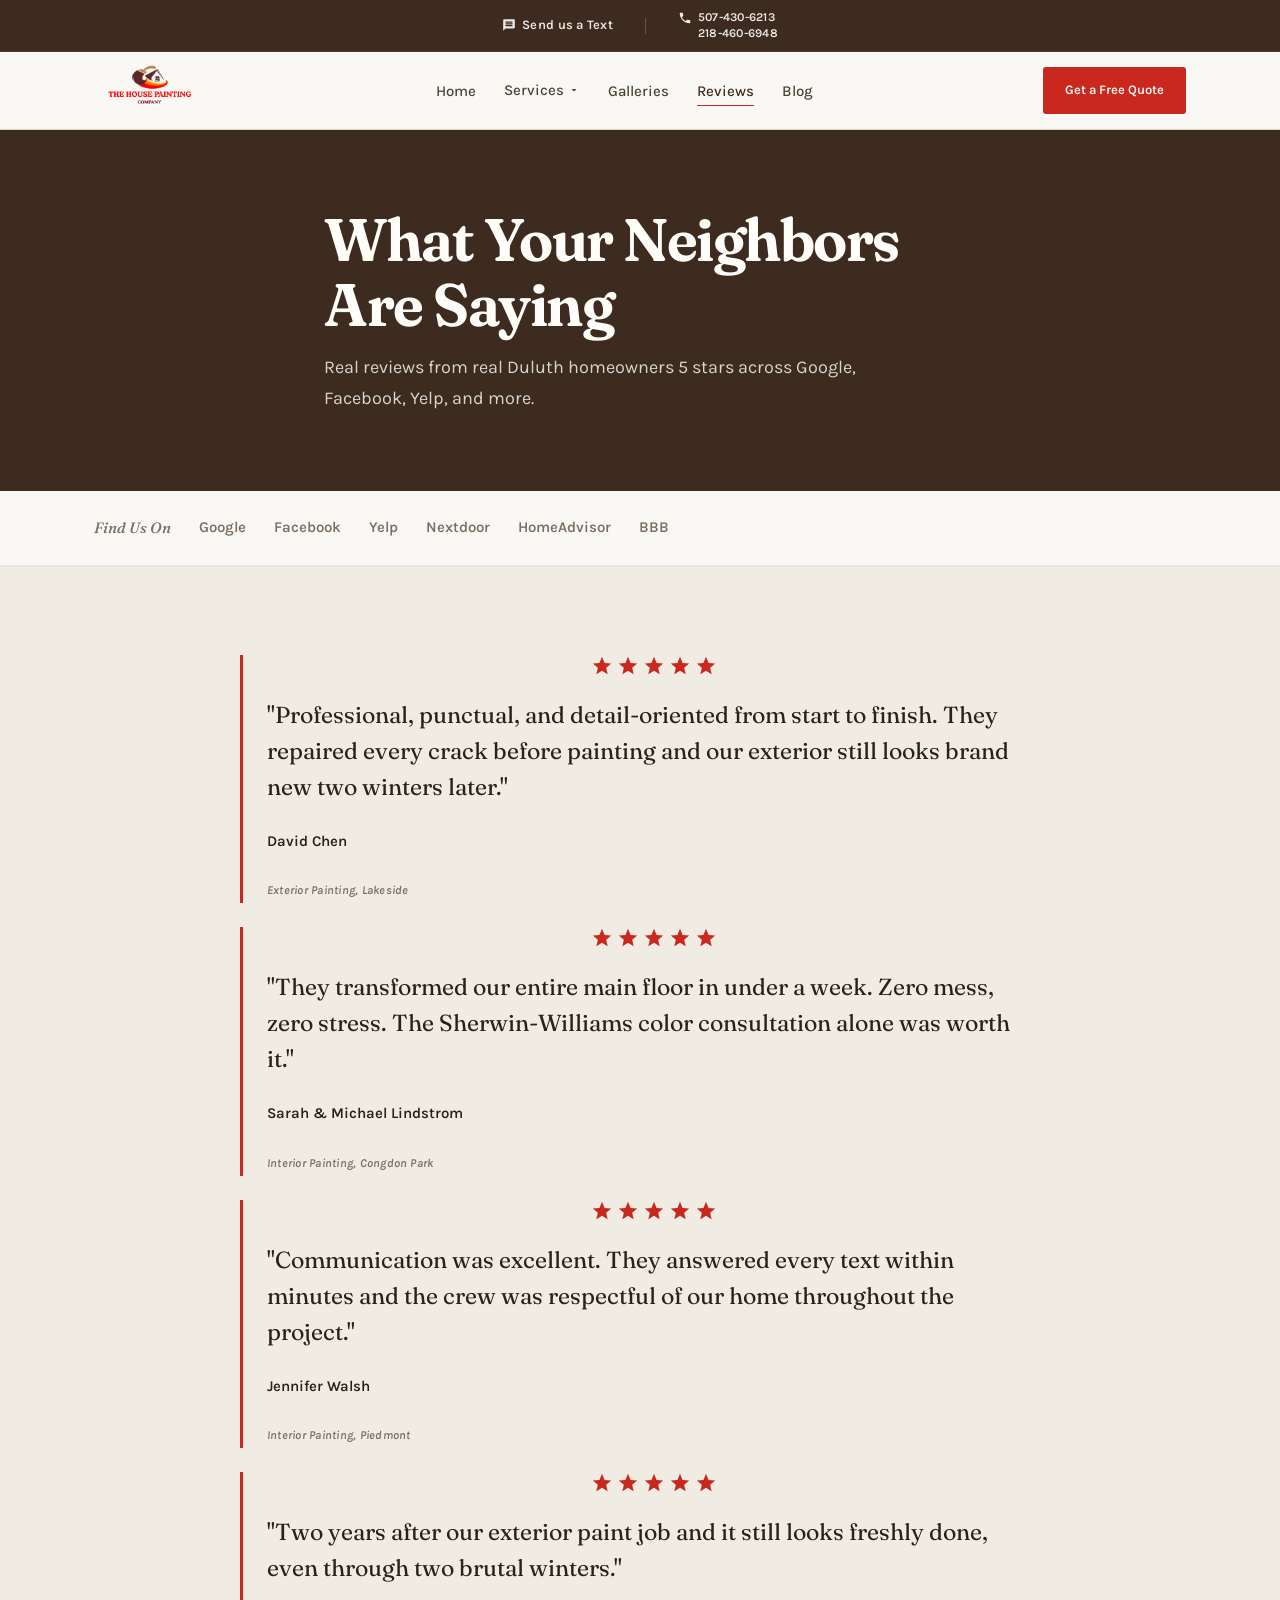
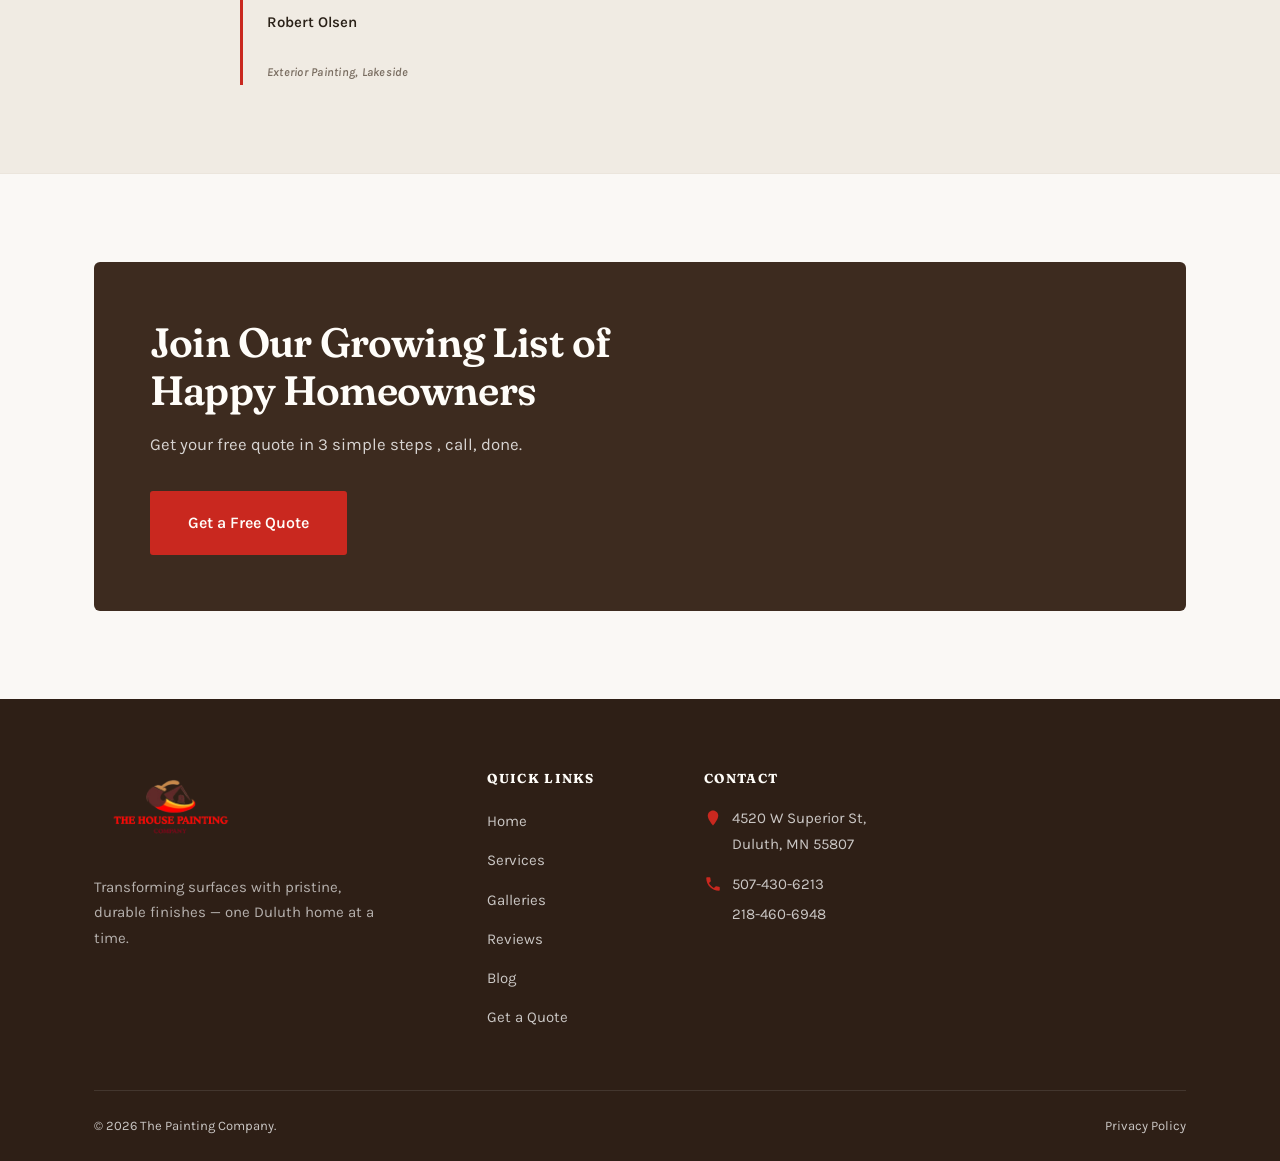
<file: reviews.html>
<!DOCTYPE html>
<html lang="en">
<head>
  <meta charset="UTF-8">
  <meta name="viewport" content="width=device-width, initial-scale=1.0">
  <link rel="icon" href="assets/logo.png" type="image/png">
  <meta name="description" content="Read 5-star reviews from Duluth homeowners who trust The Painting Company for interior and exterior painting.">
  <title>Reviews | The Painting Company | Duluth, MN</title>
  <link rel="preconnect" href="https://fonts.googleapis.com">
  <link rel="preconnect" href="https://fonts.gstatic.com" crossorigin>
  <link href="https://fonts.googleapis.com/css2?family=Fraunces:opsz,wght@9..144,500;9..144,600;9..144,650&family=Karla:wght@400;500;600&display=swap" rel="stylesheet">
  <link rel="icon" href="assets/logo.png" type="image/png">
  <link rel="stylesheet" href="css/style.css">
</head>
<body>

  <div class="site-header" role="banner">
    <div class="top-bar">
      <div class="top-bar__inner">
        <a href="sms:+12184606948" class="top-bar__link"><svg viewBox="0 0 24 24" aria-hidden="true"><path d="M20 2H4c-1.1 0-2 .9-2 2v18l4-4h14c1.1 0 2-.9 2-2V4c0-1.1-.9-2-2-2zm-2 12H6v-2h12v2zm0-3H6V9h12v2zm0-3H6V6h12v2z"/></svg>Send us a Text</a>
        <span class="top-bar__divider" aria-hidden="true"></span>
        <div class="top-bar__phones">
          <a href="tel:+15074306213" class="top-bar__link">
            <svg viewBox="0 0 24 24" aria-hidden="true"><path d="M6.62 10.79c1.44 2.83 3.76 5.14 6.59 6.59l2.2-2.2c.27-.27.67-.36 1.02-.24 1.12.37 2.33.57 3.57.57.55 0 1 .45 1 1V20c0 .55-.45 1-1 1-9.39 0-17-7.61-17-17 0-.55.45-1 1-1h3.5c.55 0 1 .45 1 1 0 1.25.2 2.45.57 3.57.11.35.03.74-.25 1.02l-2.2 2.2z"/></svg>
            507-430-6213
          </a>
          <a href="tel:+12184606948" class="top-bar__link top-bar__link--secondary">218-460-6948</a>
        </div>
      </div>
    </div>
    <header class="header">
      <div class="header__inner">
        <a href="index.html" class="header__logo" aria-label="The House Painting Company — Home"><img src="assets/logo.png" alt="The House Painting Company" class="header__logo-img" width="200" height="72"></a>
        <nav class="header__nav" aria-label="Main navigation">
          <ul class="header__nav-list">
            <li><a href="index.html" class="header__nav-link">Home</a></li>
            <li class="nav-item--dropdown"><a href="services.html" class="header__nav-link">Services<svg viewBox="0 0 24 24" aria-hidden="true"><path d="M7 10l5 5 5-5z"/></svg></a><div class="nav-dropdown" role="menu"><a href="services.html#interior" class="nav-dropdown__link">Interior</a><a href="services.html#exterior" class="nav-dropdown__link">Exterior</a><a href="services.html#custom" class="nav-dropdown__link">Custom Services</a></div></li>
            <li><a href="gallery.html" class="header__nav-link">Galleries</a></li>
            <li><a href="reviews.html" class="header__nav-link header__nav-link--active">Reviews</a></li>
            <li><a href="blog.html" class="header__nav-link">Blog</a></li>
          </ul>
        </nav>
        <div class="header__actions"><div class="header__cta"><a href="contact.html" class="btn btn--primary">Get a Free Quote</a></div><button class="header__toggle" aria-label="Open menu" aria-expanded="false" aria-controls="mobile-nav"><span class="header__toggle-bar"></span><span class="header__toggle-bar"></span><span class="header__toggle-bar"></span></button></div>
      </div>
    </header>
  </div>

  <nav class="mobile-nav" id="mobile-nav" aria-label="Mobile navigation">
    <ul class="mobile-nav__list"><li><a href="index.html" class="mobile-nav__link">Home</a></li><li><a href="services.html" class="mobile-nav__link">Services</a><div class="mobile-nav__sub"><a href="services.html#interior" class="mobile-nav__sub-link">Interior</a><a href="services.html#exterior" class="mobile-nav__sub-link">Exterior</a><a href="services.html#custom" class="mobile-nav__sub-link">Custom Services</a></div></li><li><a href="gallery.html" class="mobile-nav__link">Galleries</a></li><li><a href="reviews.html" class="mobile-nav__link">Reviews</a></li><li><a href="blog.html" class="mobile-nav__link">Blog</a></li></ul>
    <a href="tel:+15074306213" class="mobile-nav__phone">507-430-6213</a>
    <a href="tel:+12184606948" class="mobile-nav__phone">218-460-6948</a>
    <div class="mobile-nav__cta"><a href="contact.html" class="btn btn--primary btn--lg">Get a Free Quote</a></div>
  </nav>

  <main class="page-offset">
    <section class="page-hero"><div class="container fade-in"><h1>What Your Neighbors Are Saying</h1><p>Real reviews from real Duluth homeowners  5 stars across Google, Facebook, Yelp, and more.</p></div></section>

    <section class="platform-bar"><div class="container"><div class="platform-bar__inner fade-in"><span class="platform-bar__label">Find Us On</span><span class="platform-logo platform-logo--google">Google</span><span class="platform-logo platform-logo--facebook">Facebook</span><span class="platform-logo platform-logo--yelp">Yelp</span><span class="platform-logo">Nextdoor</span><span class="platform-logo">HomeAdvisor</span><span class="platform-logo platform-logo--bbb">BBB</span></div></div></section>

    <section class="section section--gray">
      <div class="container">
        <div style="display: grid; grid-template-columns: 1fr; gap: 1.5rem; max-width: 800px; margin: 0 auto;">
          <article class="testimonial__inner fade-in" style="text-align: left; max-width: none; margin: 0;">
            <div class="testimonial__stars" aria-label="5 stars"><svg viewBox="0 0 24 24"><path d="M12 17.27L18.18 21l-1.64-7.03L22 9.24l-7.19-.61L12 2 9.19 8.63 2 9.24l5.46 4.73L5.82 21z"/></svg><svg viewBox="0 0 24 24"><path d="M12 17.27L18.18 21l-1.64-7.03L22 9.24l-7.19-.61L12 2 9.19 8.63 2 9.24l5.46 4.73L5.82 21z"/></svg><svg viewBox="0 0 24 24"><path d="M12 17.27L18.18 21l-1.64-7.03L22 9.24l-7.19-.61L12 2 9.19 8.63 2 9.24l5.46 4.73L5.82 21z"/></svg><svg viewBox="0 0 24 24"><path d="M12 17.27L18.18 21l-1.64-7.03L22 9.24l-7.19-.61L12 2 9.19 8.63 2 9.24l5.46 4.73L5.82 21z"/></svg><svg viewBox="0 0 24 24"><path d="M12 17.27L18.18 21l-1.64-7.03L22 9.24l-7.19-.61L12 2 9.19 8.63 2 9.24l5.46 4.73L5.82 21z"/></svg></div>
            <p class="testimonial__quote" style="font-style: normal;">"Professional, punctual, and detail-oriented from start to finish. They repaired every crack before painting and our exterior still looks brand new two winters later."</p>
            <p class="testimonial__author">David Chen</p><span class="review-card__service">Exterior Painting, Lakeside</span>
          </article>
          <article class="testimonial__inner fade-in" style="text-align: left; max-width: none; margin: 0;">
            <div class="testimonial__stars" aria-label="5 stars"><svg viewBox="0 0 24 24"><path d="M12 17.27L18.18 21l-1.64-7.03L22 9.24l-7.19-.61L12 2 9.19 8.63 2 9.24l5.46 4.73L5.82 21z"/></svg><svg viewBox="0 0 24 24"><path d="M12 17.27L18.18 21l-1.64-7.03L22 9.24l-7.19-.61L12 2 9.19 8.63 2 9.24l5.46 4.73L5.82 21z"/></svg><svg viewBox="0 0 24 24"><path d="M12 17.27L18.18 21l-1.64-7.03L22 9.24l-7.19-.61L12 2 9.19 8.63 2 9.24l5.46 4.73L5.82 21z"/></svg><svg viewBox="0 0 24 24"><path d="M12 17.27L18.18 21l-1.64-7.03L22 9.24l-7.19-.61L12 2 9.19 8.63 2 9.24l5.46 4.73L5.82 21z"/></svg><svg viewBox="0 0 24 24"><path d="M12 17.27L18.18 21l-1.64-7.03L22 9.24l-7.19-.61L12 2 9.19 8.63 2 9.24l5.46 4.73L5.82 21z"/></svg></div>
            <p class="testimonial__quote" style="font-style: normal;">"They transformed our entire main floor in under a week. Zero mess, zero stress. The Sherwin-Williams color consultation alone was worth it."</p>
            <p class="testimonial__author">Sarah &amp; Michael Lindstrom</p><span class="review-card__service">Interior Painting, Congdon Park</span>
          </article>
          <article class="testimonial__inner fade-in" style="text-align: left; max-width: none; margin: 0;">
            <div class="testimonial__stars" aria-label="5 stars"><svg viewBox="0 0 24 24"><path d="M12 17.27L18.18 21l-1.64-7.03L22 9.24l-7.19-.61L12 2 9.19 8.63 2 9.24l5.46 4.73L5.82 21z"/></svg><svg viewBox="0 0 24 24"><path d="M12 17.27L18.18 21l-1.64-7.03L22 9.24l-7.19-.61L12 2 9.19 8.63 2 9.24l5.46 4.73L5.82 21z"/></svg><svg viewBox="0 0 24 24"><path d="M12 17.27L18.18 21l-1.64-7.03L22 9.24l-7.19-.61L12 2 9.19 8.63 2 9.24l5.46 4.73L5.82 21z"/></svg><svg viewBox="0 0 24 24"><path d="M12 17.27L18.18 21l-1.64-7.03L22 9.24l-7.19-.61L12 2 9.19 8.63 2 9.24l5.46 4.73L5.82 21z"/></svg><svg viewBox="0 0 24 24"><path d="M12 17.27L18.18 21l-1.64-7.03L22 9.24l-7.19-.61L12 2 9.19 8.63 2 9.24l5.46 4.73L5.82 21z"/></svg></div>
            <p class="testimonial__quote" style="font-style: normal;">"Communication was excellent. They answered every text within minutes and the crew was respectful of our home throughout the project."</p>
            <p class="testimonial__author">Jennifer Walsh</p><span class="review-card__service">Interior Painting, Piedmont</span>
          </article>
          <article class="testimonial__inner fade-in" style="text-align: left; max-width: none; margin: 0;">
            <div class="testimonial__stars" aria-label="5 stars"><svg viewBox="0 0 24 24"><path d="M12 17.27L18.18 21l-1.64-7.03L22 9.24l-7.19-.61L12 2 9.19 8.63 2 9.24l5.46 4.73L5.82 21z"/></svg><svg viewBox="0 0 24 24"><path d="M12 17.27L18.18 21l-1.64-7.03L22 9.24l-7.19-.61L12 2 9.19 8.63 2 9.24l5.46 4.73L5.82 21z"/></svg><svg viewBox="0 0 24 24"><path d="M12 17.27L18.18 21l-1.64-7.03L22 9.24l-7.19-.61L12 2 9.19 8.63 2 9.24l5.46 4.73L5.82 21z"/></svg><svg viewBox="0 0 24 24"><path d="M12 17.27L18.18 21l-1.64-7.03L22 9.24l-7.19-.61L12 2 9.19 8.63 2 9.24l5.46 4.73L5.82 21z"/></svg><svg viewBox="0 0 24 24"><path d="M12 17.27L18.18 21l-1.64-7.03L22 9.24l-7.19-.61L12 2 9.19 8.63 2 9.24l5.46 4.73L5.82 21z"/></svg></div>
            <p class="testimonial__quote" style="font-style: normal;">"Two years after our exterior paint job and it still looks freshly done, even through two brutal winters."</p>
            <p class="testimonial__author">Robert Olsen</p><span class="review-card__service">Exterior Painting, Lakeside</span>
          </article>
        </div>
      </div>
    </section>

    <section class="section"><div class="container"><div class="cta-banner fade-in"><h2>Join Our Growing List of Happy Homeowners</h2><p>Get your free quote in 3 simple steps , call, done.</p><a href="contact.html" class="btn btn--primary btn--lg">Get a Free Quote</a></div></div></section>
  </main>

  <footer class="footer" role="contentinfo"><div class="container"><div class="footer__grid"><div class="footer__brand"><a href="index.html" class="header__logo" aria-label="The House Painting Company — Home"><img src="assets/logo.png" alt="The House Painting Company" class="header__logo-img header__logo-img--footer" width="220" height="80"></a><p class="footer__mission">Transforming surfaces with pristine, durable finishes — one Duluth home at a time.</p></div><div><h3 class="footer__heading">Quick Links</h3><ul class="footer__links"><li><a href="index.html">Home</a></li><li><a href="services.html">Services</a></li><li><a href="gallery.html">Galleries</a></li><li><a href="reviews.html">Reviews</a></li><li><a href="blog.html">Blog</a></li><li><a href="contact.html">Get a Quote</a></li></ul></div><div><h3 class="footer__heading">Contact</h3><div class="footer__contact-item"><svg viewBox="0 0 24 24"><path d="M12 2C8.13 2 5 5.13 5 9c0 5.25 7 13 7 13s7-7.75 7-13c0-3.87-3.13-7-7-7z"/></svg><span>4520 W Superior St, Duluth, MN 55807</span></div><div class="footer__contact-item"><svg viewBox="0 0 24 24"><path d="M6.62 10.79c1.44 2.83 3.76 5.14 6.59 6.59l2.2-2.2c.27-.27.67-.36 1.02-.24 1.12.37 2.33.57 3.57.57.55 0 1 .45 1 1V20c0 .55-.45 1-1 1-9.39 0-17-7.61-17-17 0-.55.45-1 1-1h3.5c.55 0 1 .45 1 1 0 1.25.2 2.45.57 3.57.11.35.03.74-.25 1.02l-2.2 2.2z"/></svg><span class="phone-stack"><a href="tel:+15074306213">507-430-6213</a><a href="tel:+12184606948">218-460-6948</a></span></div></div></div><div class="footer__bottom"><span>&copy; 2026 The Painting Company.</span><a href="privacy.html">Privacy Policy</a></div></div></footer>
  <script src="js/main.js" defer></script>
</body>
</html>
</file>
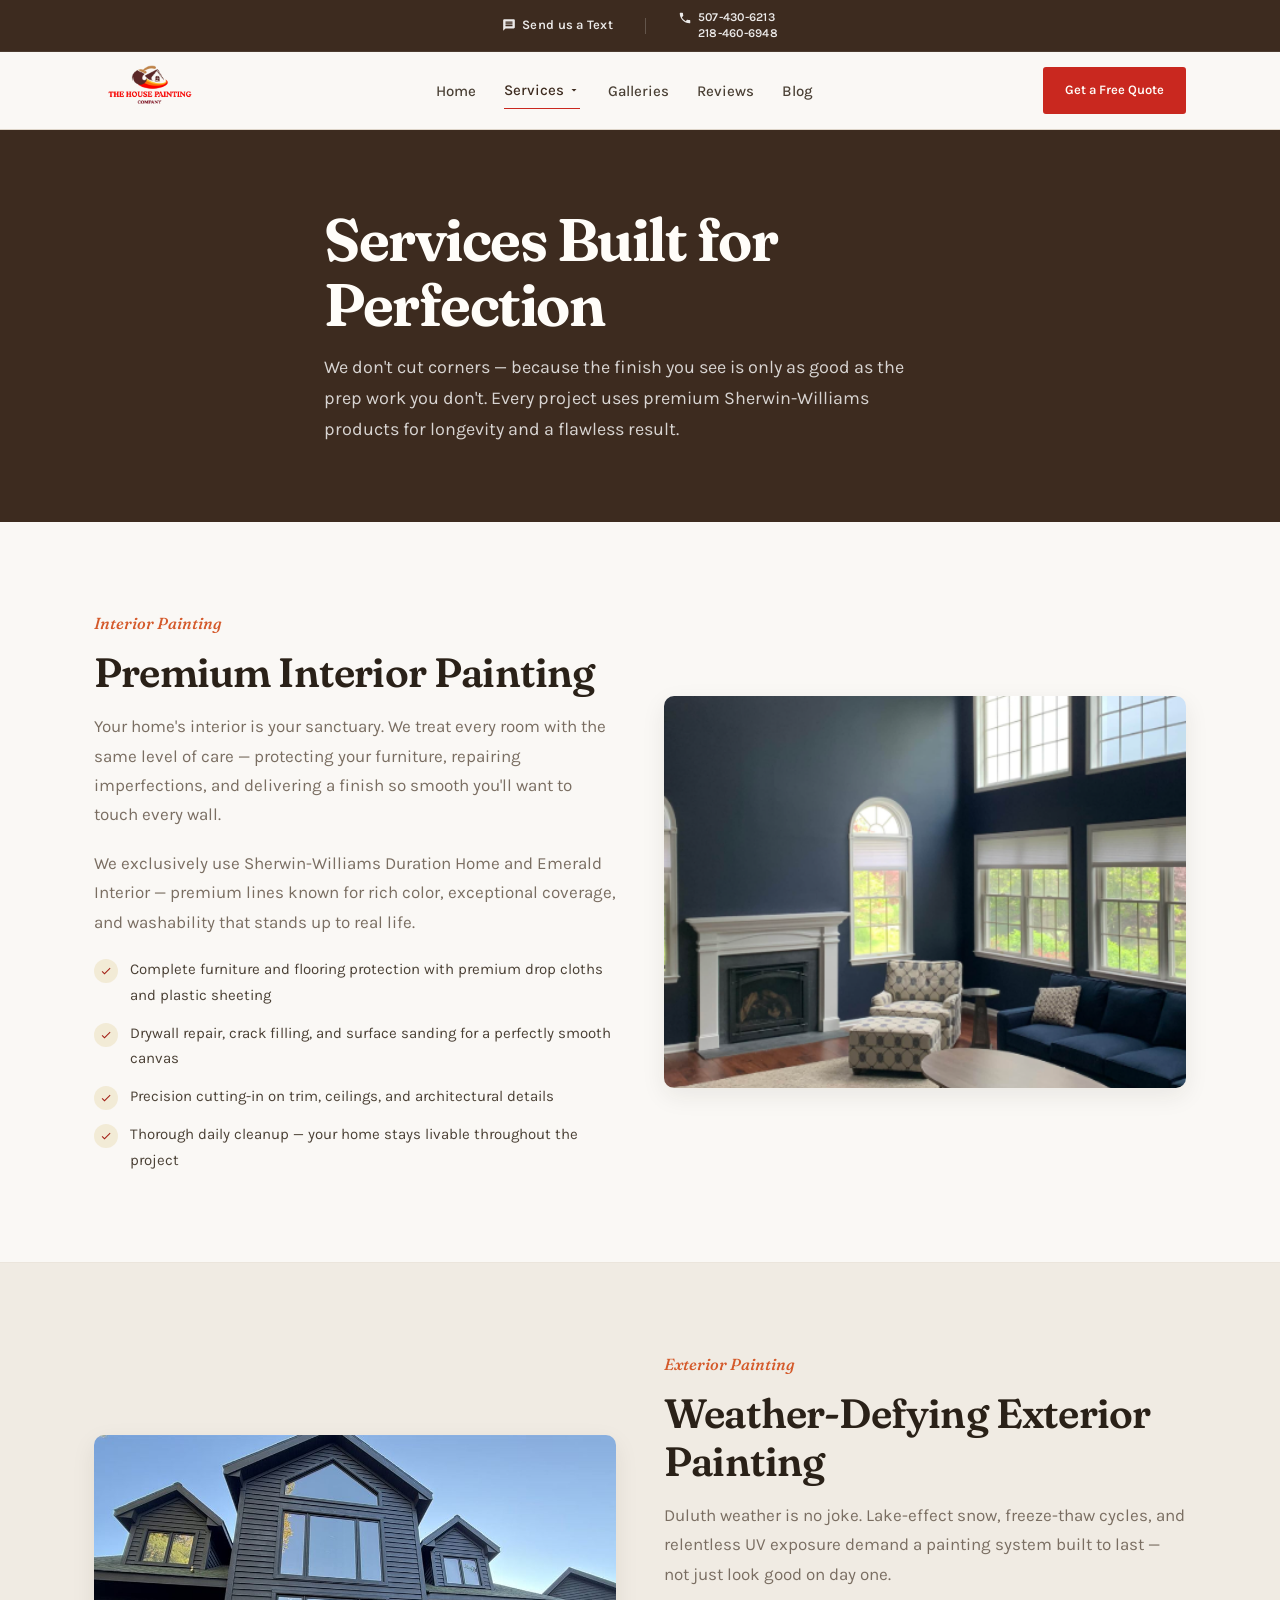
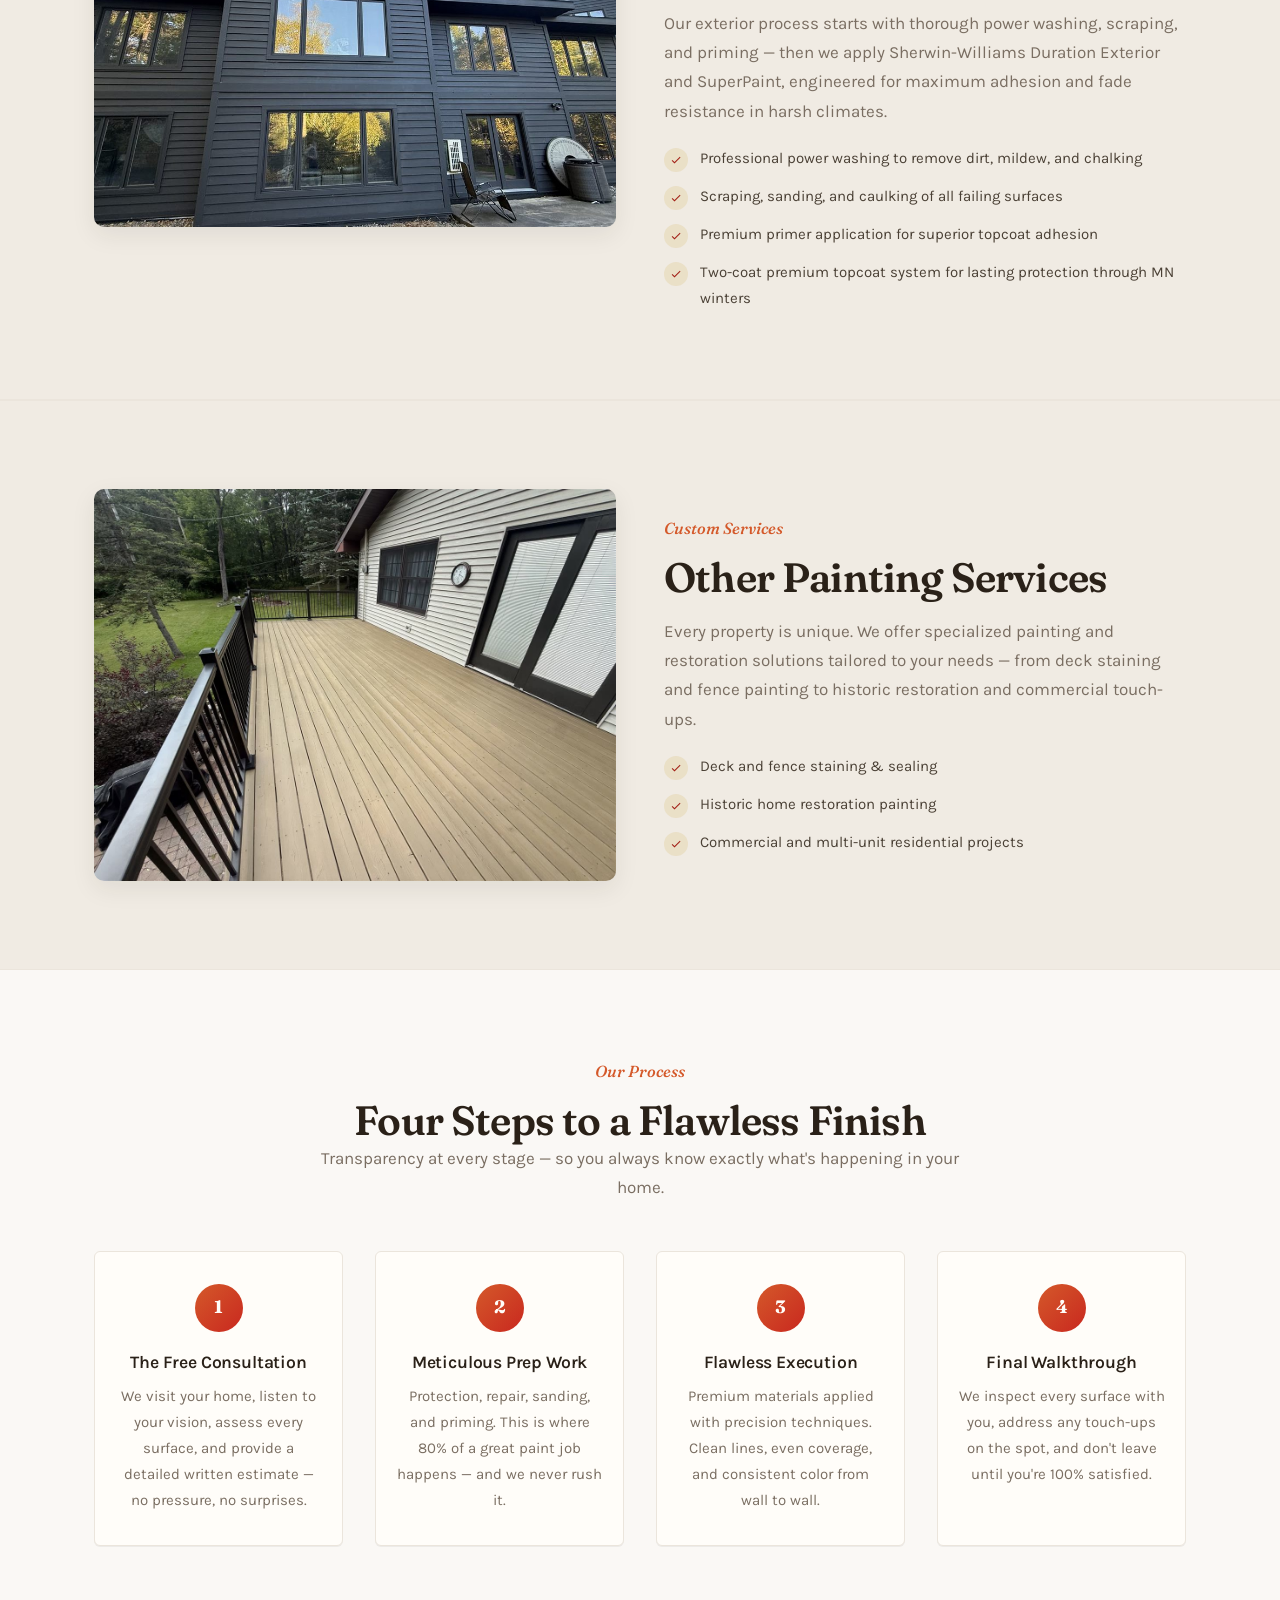
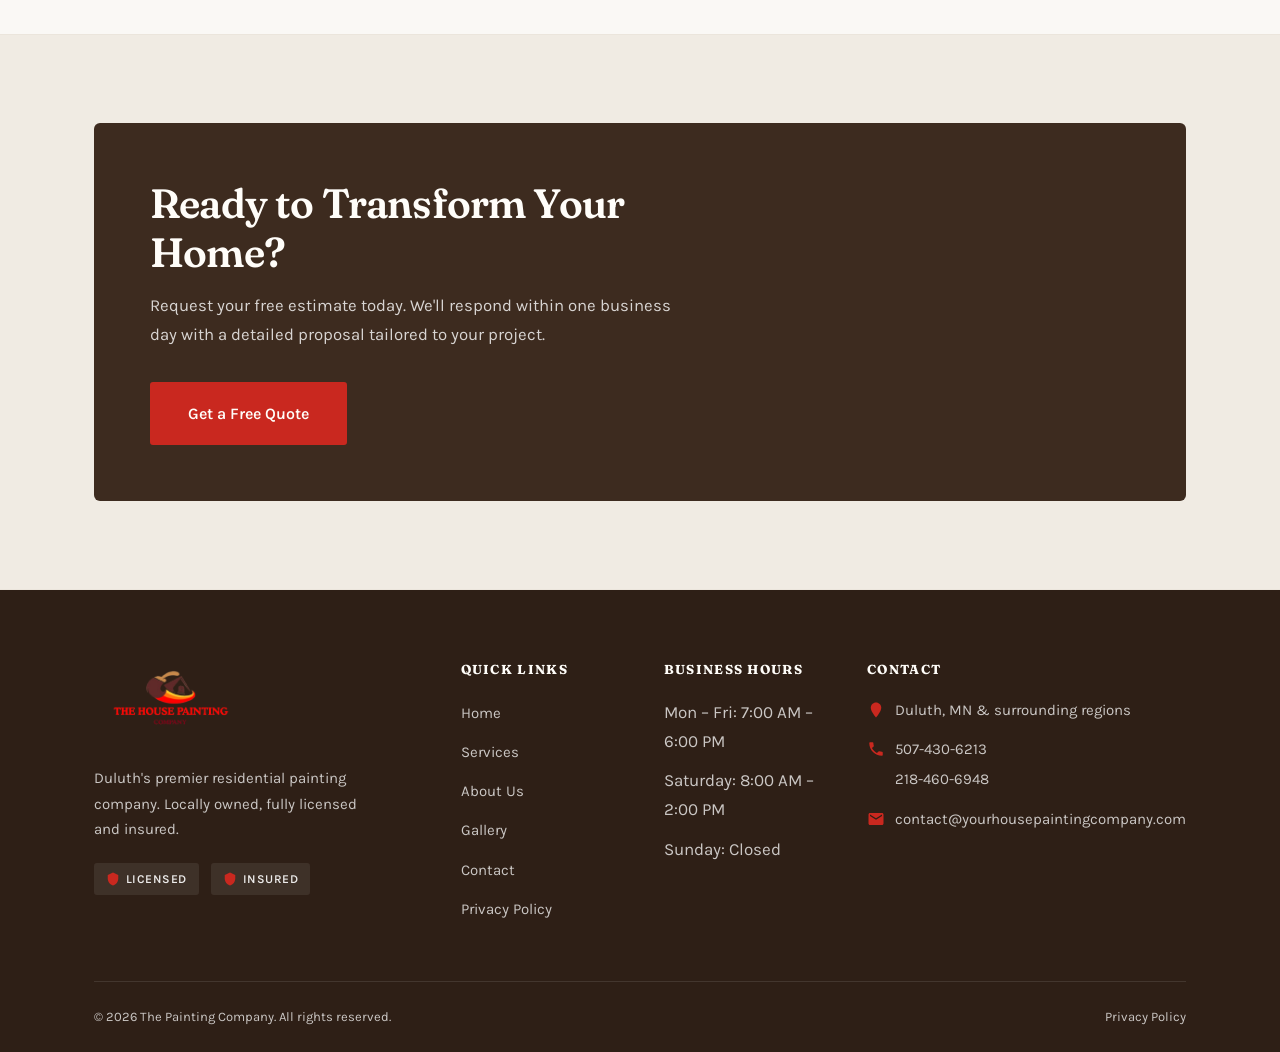
<file: services.html>
<!DOCTYPE html>
<html lang="en">
<head>
  <meta charset="UTF-8">
  <meta name="viewport" content="width=device-width, initial-scale=1.0">
  <link rel="icon" href="assets/logo.png" type="image/png">
  <meta name="description" content="Premium interior and exterior painting services in Duluth, MN. Sherwin-Williams premium paints. Meticulous prep, flawless execution, final walkthrough.">
  <title>Services | The Painting Company | Duluth, MN</title>
  <link rel="preconnect" href="https://fonts.googleapis.com">
  <link rel="preconnect" href="https://fonts.gstatic.com" crossorigin>
  <link href="https://fonts.googleapis.com/css2?family=Fraunces:opsz,wght@9..144,500;9..144,600;9..144,650&family=Karla:wght@400;500;600&display=swap" rel="stylesheet">
  <link rel="icon" href="assets/logo.png" type="image/png">
  <link rel="stylesheet" href="css/style.css">
</head>
<body>

  <div class="site-header" role="banner">
    <div class="top-bar">
      <div class="top-bar__inner">
        <a href="sms:+12184606948" class="top-bar__link"><svg viewBox="0 0 24 24" aria-hidden="true"><path d="M20 2H4c-1.1 0-2 .9-2 2v18l4-4h14c1.1 0 2-.9 2-2V4c0-1.1-.9-2-2-2zm-2 12H6v-2h12v2zm0-3H6V9h12v2zm0-3H6V6h12v2z"/></svg>Send us a Text</a>
        <span class="top-bar__divider" aria-hidden="true"></span>
        <div class="top-bar__phones">
          <a href="tel:+15074306213" class="top-bar__link">
            <svg viewBox="0 0 24 24" aria-hidden="true"><path d="M6.62 10.79c1.44 2.83 3.76 5.14 6.59 6.59l2.2-2.2c.27-.27.67-.36 1.02-.24 1.12.37 2.33.57 3.57.57.55 0 1 .45 1 1V20c0 .55-.45 1-1 1-9.39 0-17-7.61-17-17 0-.55.45-1 1-1h3.5c.55 0 1 .45 1 1 0 1.25.2 2.45.57 3.57.11.35.03.74-.25 1.02l-2.2 2.2z"/></svg>
            507-430-6213
          </a>
          <a href="tel:+12184606948" class="top-bar__link top-bar__link--secondary">218-460-6948</a>
        </div>
      </div>
    </div>
    <header class="header">
      <div class="header__inner">
        <a href="index.html" class="header__logo" aria-label="The House Painting Company — Home"><img src="assets/logo.png" alt="The House Painting Company" class="header__logo-img" width="200" height="72"></a>
        <nav class="header__nav" aria-label="Main navigation">
          <ul class="header__nav-list">
            <li><a href="index.html" class="header__nav-link">Home</a></li>
            <li class="nav-item--dropdown"><a href="services.html" class="header__nav-link header__nav-link--active">Services<svg viewBox="0 0 24 24" aria-hidden="true"><path d="M7 10l5 5 5-5z"/></svg></a><div class="nav-dropdown" role="menu"><a href="services.html#interior" class="nav-dropdown__link">Interior</a><a href="services.html#exterior" class="nav-dropdown__link">Exterior</a><a href="services.html#custom" class="nav-dropdown__link">Custom Services</a></div></li>
            <li><a href="gallery.html" class="header__nav-link">Galleries</a></li>
            <li><a href="reviews.html" class="header__nav-link">Reviews</a></li>
            <li><a href="blog.html" class="header__nav-link">Blog</a></li>
          </ul>
        </nav>
        <div class="header__actions"><div class="header__cta"><a href="contact.html" class="btn btn--primary">Get a Free Quote</a></div><button class="header__toggle" aria-label="Open menu" aria-expanded="false" aria-controls="mobile-nav"><span class="header__toggle-bar"></span><span class="header__toggle-bar"></span><span class="header__toggle-bar"></span></button></div>
      </div>
    </header>
  </div>

  <nav class="mobile-nav" id="mobile-nav" aria-label="Mobile navigation">
    <ul class="mobile-nav__list">
      <li><a href="index.html" class="mobile-nav__link">Home</a></li>
      <li><a href="services.html" class="mobile-nav__link">Services</a><div class="mobile-nav__sub"><a href="services.html#interior" class="mobile-nav__sub-link">Interior</a><a href="services.html#exterior" class="mobile-nav__sub-link">Exterior</a><a href="services.html#custom" class="mobile-nav__sub-link">Custom Services</a></div></li>
      <li><a href="gallery.html" class="mobile-nav__link">Galleries</a></li>
      <li><a href="reviews.html" class="mobile-nav__link">Reviews</a></li>
      <li><a href="blog.html" class="mobile-nav__link">Blog</a></li>
    </ul>
    <a href="tel:+15074306213" class="mobile-nav__phone">507-430-6213</a>
    <a href="tel:+12184606948" class="mobile-nav__phone">218-460-6948</a>
    <div class="mobile-nav__cta"><a href="contact.html" class="btn btn--primary btn--lg">Get a Free Quote</a></div>
  </nav>

  <main class="page-offset">

    <section class="page-hero">
      <div class="container fade-in">
        <h1>Services Built for Perfection</h1>
        <p>We don't cut corners — because the finish you see is only as good as the prep work you don't. Every project uses premium Sherwin-Williams products for longevity and a flawless result.</p>
      </div>
    </section>

    <!-- INTERIOR -->
    <section class="section" id="interior" aria-labelledby="interior-heading">
      <div class="container">
        <div class="service-detail fade-in">
          <div class="service-detail__content">
            <span class="section-label">Interior Painting</span>
            <h2 id="interior-heading">Premium Interior Painting</h2>
            <p>Your home's interior is your sanctuary. We treat every room with the same level of care — protecting your furniture, repairing imperfections, and delivering a finish so smooth you'll want to touch every wall.</p>
            <p>We exclusively use Sherwin-Williams Duration Home and Emerald Interior — premium lines known for rich color, exceptional coverage, and washability that stands up to real life.</p>
            <ul class="feature-list">
              <li class="feature-list__item">
                <span class="feature-list__icon"><svg viewBox="0 0 24 24"><path d="M9 16.17L4.83 12l-1.42 1.41L9 19 21 7l-1.41-1.41z"/></svg></span>
                Complete furniture and flooring protection with premium drop cloths and plastic sheeting
              </li>
              <li class="feature-list__item">
                <span class="feature-list__icon"><svg viewBox="0 0 24 24"><path d="M9 16.17L4.83 12l-1.42 1.41L9 19 21 7l-1.41-1.41z"/></svg></span>
                Drywall repair, crack filling, and surface sanding for a perfectly smooth canvas
              </li>
              <li class="feature-list__item">
                <span class="feature-list__icon"><svg viewBox="0 0 24 24"><path d="M9 16.17L4.83 12l-1.42 1.41L9 19 21 7l-1.41-1.41z"/></svg></span>
                Precision cutting-in on trim, ceilings, and architectural details
              </li>
              <li class="feature-list__item">
                <span class="feature-list__icon"><svg viewBox="0 0 24 24"><path d="M9 16.17L4.83 12l-1.42 1.41L9 19 21 7l-1.41-1.41z"/></svg></span>
                Thorough daily cleanup — your home stays livable throughout the project
              </li>
            </ul>
          </div>
          <div class="service-detail__image">
            <img src="assets/work/interior-living-room.png" alt="Interior painting with navy walls and crisp white trim in a modern living room" width="800" height="600" loading="lazy">
          </div>
        </div>
      </div>
    </section>

    <!-- EXTERIOR -->
    <section class="section section--gray" id="exterior" aria-labelledby="exterior-heading">
      <div class="container">
        <div class="service-detail service-detail--reverse fade-in">
          <div class="service-detail__content">
            <span class="section-label">Exterior Painting</span>
            <h2 id="exterior-heading">Weather-Defying Exterior Painting</h2>
            <p>Duluth weather is no joke. Lake-effect snow, freeze-thaw cycles, and relentless UV exposure demand a painting system built to last — not just look good on day one.</p>
            <p>Our exterior process starts with thorough power washing, scraping, and priming — then we apply Sherwin-Williams Duration Exterior and SuperPaint, engineered for maximum adhesion and fade resistance in harsh climates.</p>
            <ul class="feature-list">
              <li class="feature-list__item">
                <span class="feature-list__icon"><svg viewBox="0 0 24 24"><path d="M9 16.17L4.83 12l-1.42 1.41L9 19 21 7l-1.41-1.41z"/></svg></span>
                Professional power washing to remove dirt, mildew, and chalking
              </li>
              <li class="feature-list__item">
                <span class="feature-list__icon"><svg viewBox="0 0 24 24"><path d="M9 16.17L4.83 12l-1.42 1.41L9 19 21 7l-1.41-1.41z"/></svg></span>
                Scraping, sanding, and caulking of all failing surfaces
              </li>
              <li class="feature-list__item">
                <span class="feature-list__icon"><svg viewBox="0 0 24 24"><path d="M9 16.17L4.83 12l-1.42 1.41L9 19 21 7l-1.41-1.41z"/></svg></span>
                Premium primer application for superior topcoat adhesion
              </li>
              <li class="feature-list__item">
                <span class="feature-list__icon"><svg viewBox="0 0 24 24"><path d="M9 16.17L4.83 12l-1.42 1.41L9 19 21 7l-1.41-1.41z"/></svg></span>
                Two-coat premium topcoat system for lasting protection through MN winters
              </li>
            </ul>
          </div>
          <div class="service-detail__image">
            <img src="assets/work/exterior-matte-black.jpg" alt="Exterior painting on a premium multi-level home with matte black finish" width="800" height="600" loading="lazy">
          </div>
        </div>
      </div>
    </section>
    <!-- CUSTOM -->
    <section class="section section--gray" id="custom" aria-labelledby="custom-heading">
      <div class="container">
        <div class="service-detail service-detail--reverse fade-in">
          <div class="service-detail__content">
            <span class="section-label">Custom Services</span>
            <h2 id="custom-heading">Other Painting Services</h2>
            <p>Every property is unique. We offer specialized painting and restoration solutions tailored to your needs — from deck staining and fence painting to historic restoration and commercial touch-ups.</p>
            <ul class="feature-list">
              <li class="feature-list__item"><span class="feature-list__icon"><svg viewBox="0 0 24 24"><path d="M9 16.17L4.83 12l-1.42 1.41L9 19 21 7l-1.41-1.41z"/></svg></span>Deck and fence staining &amp; sealing</li>
              <li class="feature-list__item"><span class="feature-list__icon"><svg viewBox="0 0 24 24"><path d="M9 16.17L4.83 12l-1.42 1.41L9 19 21 7l-1.41-1.41z"/></svg></span>Historic home restoration painting</li>
              <li class="feature-list__item"><span class="feature-list__icon"><svg viewBox="0 0 24 24"><path d="M9 16.17L4.83 12l-1.42 1.41L9 19 21 7l-1.41-1.41z"/></svg></span>Commercial and multi-unit residential projects</li>
            </ul>
          </div>
          <div class="service-detail__image">
            <img src="assets/work/deck-staining-complete.jpeg" alt="Professional deck staining and sealing on a large backyard deck" width="1200" height="900" loading="lazy">
          </div>
        </div>
      </div>
    </section>

    <!-- PROCESS -->
    <section class="section" aria-labelledby="process-heading">
      <div class="container">
        <div class="text-center fade-in" style="max-width: 640px; margin: 0 auto 3rem;">
          <span class="section-label">Our Process</span>
          <h2 id="process-heading">Four Steps to a Flawless Finish</h2>
          <p class="text-muted">Transparency at every stage — so you always know exactly what's happening in your home.</p>
        </div>

        <div class="process-steps fade-in">
          <div class="process-step">
            <div class="process-step__number">1</div>
            <h3>The Free Consultation</h3>
            <p>We visit your home, listen to your vision, assess every surface, and provide a detailed written estimate — no pressure, no surprises.</p>
          </div>
          <div class="process-step">
            <div class="process-step__number">2</div>
            <h3>Meticulous Prep Work</h3>
            <p>Protection, repair, sanding, and priming. This is where 80% of a great paint job happens — and we never rush it.</p>
          </div>
          <div class="process-step">
            <div class="process-step__number">3</div>
            <h3>Flawless Execution</h3>
            <p>Premium materials applied with precision techniques. Clean lines, even coverage, and consistent color from wall to wall.</p>
          </div>
          <div class="process-step">
            <div class="process-step__number">4</div>
            <h3>Final Walkthrough</h3>
            <p>We inspect every surface with you, address any touch-ups on the spot, and don't leave until you're 100% satisfied.</p>
          </div>
        </div>
      </div>
    </section>

    <!-- CTA -->
    <section class="section section--gray">
      <div class="container">
        <div class="cta-banner fade-in">
          <h2>Ready to Transform Your Home?</h2>
          <p>Request your free estimate today. We'll respond within one business day with a detailed proposal tailored to your project.</p>
          <a href="contact.html" class="btn btn--primary btn--lg">Get a Free Quote</a>
        </div>
      </div>
    </section>

  </main>

  <footer class="footer" role="contentinfo">
    <div class="container">
      <div class="footer__grid">
        <div class="footer__brand">
          <a href="index.html" class="header__logo" aria-label="The House Painting Company — Home">
            <img src="assets/logo.png" alt="The House Painting Company" class="header__logo-img header__logo-img--footer" width="220" height="80">
          </a>
          <p>Duluth's premier residential painting company. Locally owned, fully licensed and insured.</p>
          <div class="footer__badges">
            <span class="footer__badge"><svg viewBox="0 0 24 24"><path d="M12 1L3 5v6c0 5.55 3.84 10.74 9 12 5.16-1.26 9-6.45 9-12V5l-9-4z"/></svg>Licensed</span>
            <span class="footer__badge"><svg viewBox="0 0 24 24"><path d="M12 1L3 5v6c0 5.55 3.84 10.74 9 12 5.16-1.26 9-6.45 9-12V5l-9-4z"/></svg>Insured</span>
          </div>
        </div>
        <div>
          <h3 class="footer__heading">Quick Links</h3>
          <ul class="footer__links">
            <li><a href="index.html">Home</a></li><li><a href="services.html">Services</a></li><li><a href="about.html">About Us</a></li><li><a href="gallery.html">Gallery</a></li><li><a href="contact.html">Contact</a></li><li><a href="privacy.html">Privacy Policy</a></li>
          </ul>
        </div>
        <div>
          <h3 class="footer__heading">Business Hours</h3>
          <ul class="footer__links"><li>Mon – Fri: 7:00 AM – 6:00 PM</li><li>Saturday: 8:00 AM – 2:00 PM</li><li>Sunday: Closed</li></ul>
        </div>
        <div>
          <h3 class="footer__heading">Contact</h3>
          <div class="footer__contact-item"><svg viewBox="0 0 24 24"><path d="M12 2C8.13 2 5 5.13 5 9c0 5.25 7 13 7 13s7-7.75 7-13c0-3.87-3.13-7-7-7z"/></svg><span>Duluth, MN &amp; surrounding regions</span></div>
          <div class="footer__contact-item"><svg viewBox="0 0 24 24"><path d="M6.62 10.79c1.44 2.83 3.76 5.14 6.59 6.59l2.2-2.2c.27-.27.67-.36 1.02-.24 1.12.37 2.33.57 3.57.57.55 0 1 .45 1 1V20c0 .55-.45 1-1 1-9.39 0-17-7.61-17-17 0-.55.45-1 1-1h3.5c.55 0 1 .45 1 1 0 1.25.2 2.45.57 3.57.11.35.03.74-.25 1.02l-2.2 2.2z"/></svg><span class="phone-stack"><a href="tel:+15074306213">507-430-6213</a><a href="tel:+12184606948">218-460-6948</a></span></div>
          <div class="footer__contact-item"><svg viewBox="0 0 24 24"><path d="M20 4H4c-1.1 0-1.99.9-1.99 2L2 18c0 1.1.9 2 2 2h16c1.1 0 2-.9 2-2V6c0-1.1-.9-2-2-2zm0 4l-8 5-8-5V6l8 5 8-5v2z"/></svg><a href="mailto:contact@yourhousepaintingcompany.com">contact@yourhousepaintingcompany.com</a></div>
        </div>
      </div>
      <div class="footer__bottom"><span>&copy; 2026 The Painting Company. All rights reserved.</span><a href="privacy.html">Privacy Policy</a></div>
    </div>
  </footer>

  <script src="js/main.js" defer></script>
</body>
</html>
</file>
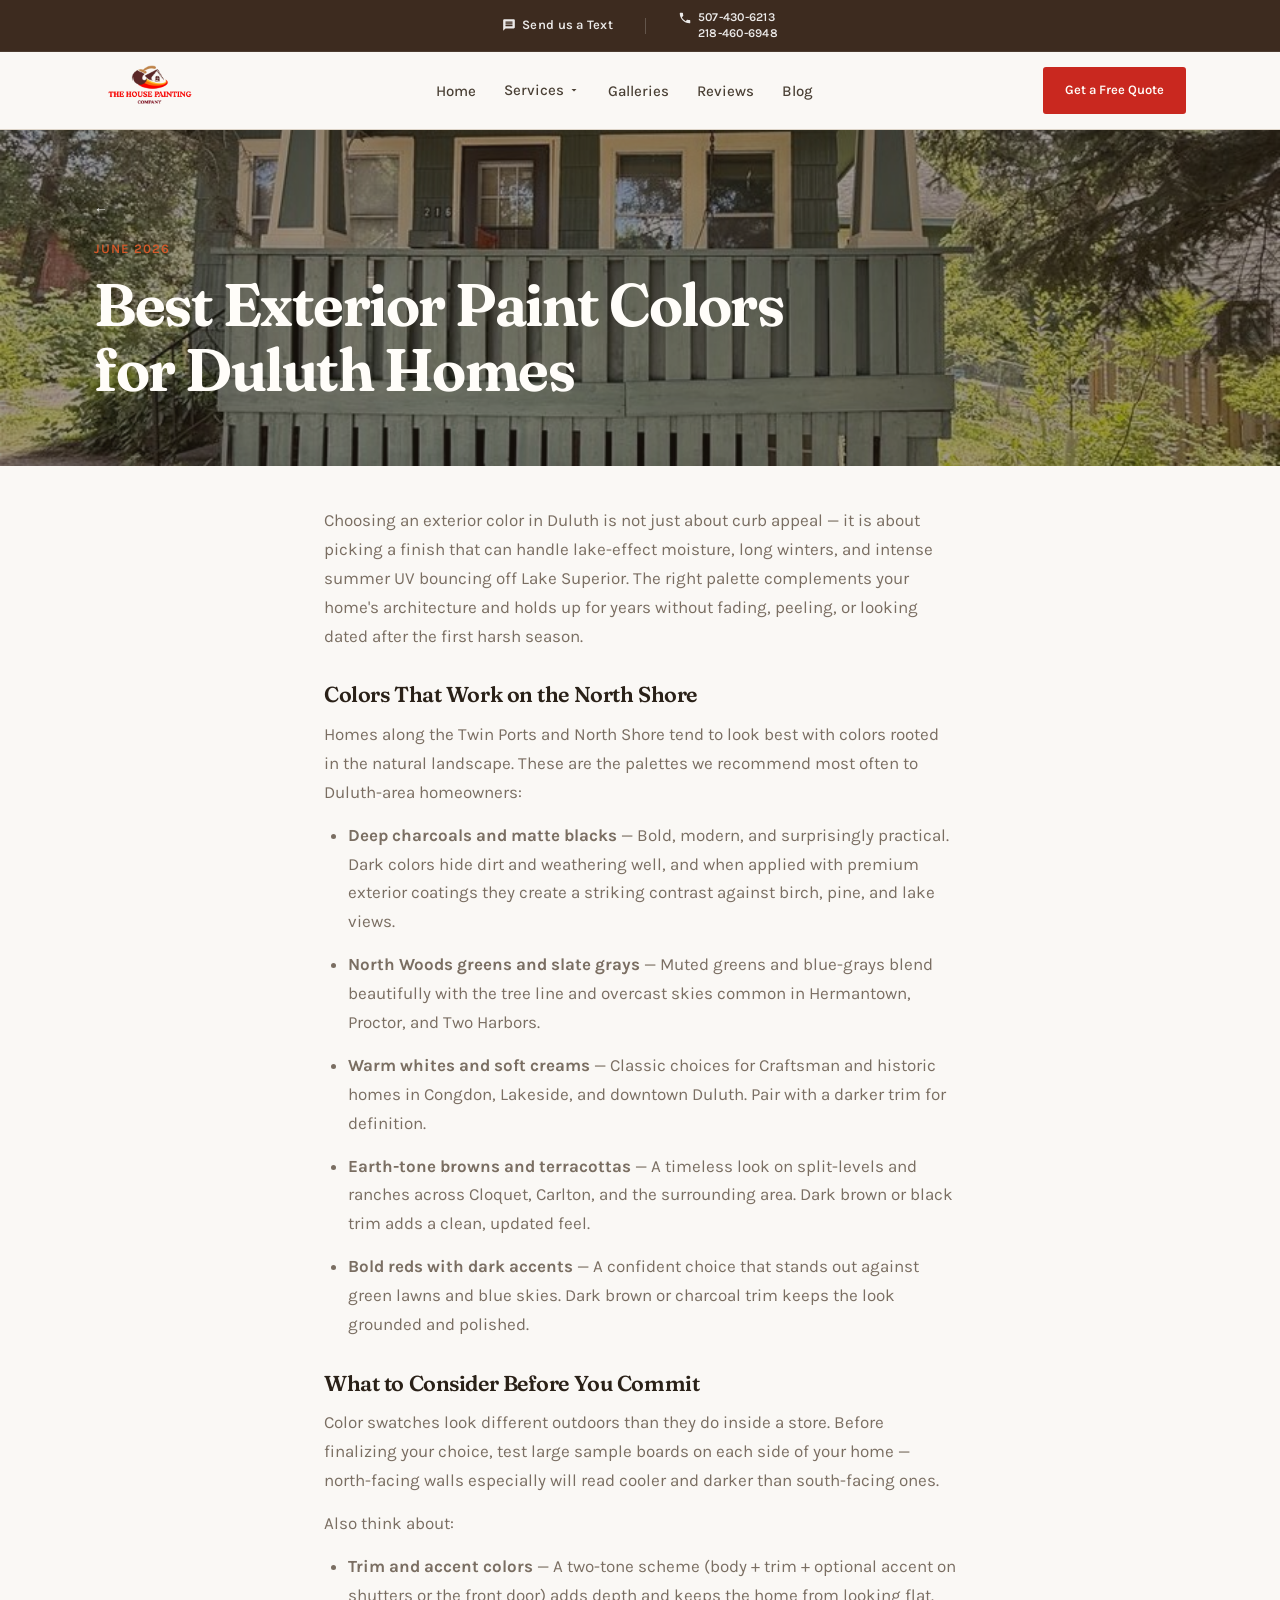
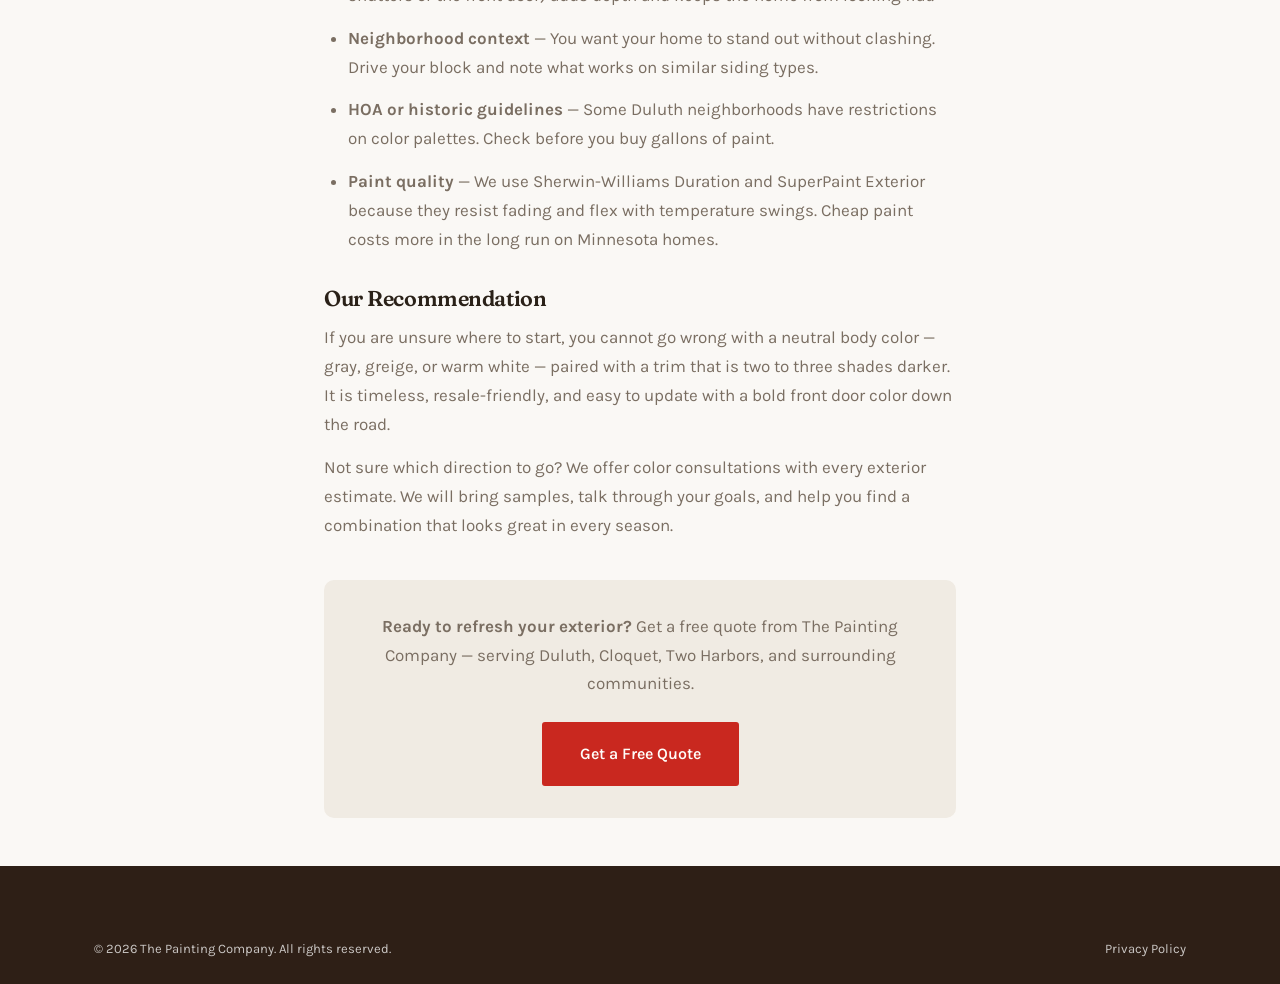
<file: blog/exterior-paint-colors-duluth.html>
<!DOCTYPE html>
<html lang="en">
<head>
  <meta charset="UTF-8">
  <meta name="viewport" content="width=device-width, initial-scale=1.0">
  <link rel="icon" href="../assets/logo.png" type="image/png">
  <meta name="description" content="The best exterior paint colors for Duluth and North Shore homes that handle lake weather, UV exposure, and Minnesota winters.">
  <title>Best Exterior Paint Colors for Duluth Homes | The Painting Company</title>
  <link rel="preconnect" href="https://fonts.googleapis.com">
  <link rel="preconnect" href="https://fonts.gstatic.com" crossorigin>
  <link href="https://fonts.googleapis.com/css2?family=Fraunces:opsz,wght@9..144,500;9..144,600;9..144,650&family=Karla:wght@400;500;600&display=swap" rel="stylesheet">
  <link rel="stylesheet" href="../css/style.css">
</head>
<body>

  <div class="site-header" role="banner">
    <div class="top-bar">
      <div class="top-bar__inner">
        <a href="sms:+12184606948" class="top-bar__link">
          <svg viewBox="0 0 24 24" aria-hidden="true"><path d="M20 2H4c-1.1 0-2 .9-2 2v18l4-4h14c1.1 0 2-.9 2-2V4c0-1.1-.9-2-2-2zm-2 12H6v-2h12v2zm0-3H6V9h12v2zm0-3H6V6h12v2z"/></svg>
          Send us a Text
        </a>
        <span class="top-bar__divider" aria-hidden="true"></span>
        <div class="top-bar__phones">
          <a href="tel:+15074306213" class="top-bar__link">
            <svg viewBox="0 0 24 24" aria-hidden="true"><path d="M6.62 10.79c1.44 2.83 3.76 5.14 6.59 6.59l2.2-2.2c.27-.27.67-.36 1.02-.24 1.12.37 2.33.57 3.57.57.55 0 1 .45 1 1V20c0 .55-.45 1-1 1-9.39 0-17-7.61-17-17 0-.55.45-1 1-1h3.5c.55 0 1 .45 1 1 0 1.25.2 2.45.57 3.57.11.35.03.74-.25 1.02l-2.2 2.2z"/></svg>
            507-430-6213
          </a>
          <a href="tel:+12184606948" class="top-bar__link top-bar__link--secondary">218-460-6948</a>
        </div>
      </div>
    </div>

    <header class="header">
      <div class="header__inner">
        <a href="../index.html" class="header__logo" aria-label="The House Painting Company — Home">
          <img src="../assets/logo.png" alt="The House Painting Company" class="header__logo-img" width="200" height="72">
        </a>

        <nav class="header__nav" aria-label="Main navigation">
          <ul class="header__nav-list">
            <li><a href="../index.html" class="header__nav-link">Home</a></li>
            <li class="nav-item--dropdown">
              <a href="../services.html" class="header__nav-link">
                Services
                <svg viewBox="0 0 24 24" aria-hidden="true"><path d="M7 10l5 5 5-5z"/></svg>
              </a>
              <div class="nav-dropdown" role="menu">
                <a href="../services.html#interior" class="nav-dropdown__link" role="menuitem">Interior</a>
                <a href="../services.html#exterior" class="nav-dropdown__link" role="menuitem">Exterior</a>
                <a href="../services.html#custom" class="nav-dropdown__link" role="menuitem">Custom Services</a>
              </div>
            </li>
            <li><a href="../gallery.html" class="header__nav-link">Galleries</a></li>
            <li><a href="../reviews.html" class="header__nav-link">Reviews</a></li>
            <li><a href="../blog.html" class="header__nav-link">Blog</a></li>
          </ul>
        </nav>

        <div class="header__actions">
          <div class="header__cta">
            <a href="../contact.html" class="btn btn--primary">Get a Free Quote</a>
          </div>
          <button class="header__toggle" aria-label="Open menu" aria-expanded="false" aria-controls="mobile-nav">
            <span class="header__toggle-bar"></span>
            <span class="header__toggle-bar"></span>
            <span class="header__toggle-bar"></span>
          </button>
        </div>
      </div>
    </header>
  </div>

  <nav class="mobile-nav" id="mobile-nav" aria-label="Mobile navigation">
    <ul class="mobile-nav__list">
      <li><a href="../index.html" class="mobile-nav__link">Home</a></li>
      <li>
        <a href="../services.html" class="mobile-nav__link">Services</a>
        <div class="mobile-nav__sub">
          <a href="../services.html#interior" class="mobile-nav__sub-link">Interior</a>
          <a href="../services.html#exterior" class="mobile-nav__sub-link">Exterior</a>
          <a href="../services.html#custom" class="mobile-nav__sub-link">Custom Services</a>
        </div>
      </li>
      <li><a href="../gallery.html" class="mobile-nav__link">Galleries</a></li>
      <li><a href="../reviews.html" class="mobile-nav__link">Reviews</a></li>
      <li><a href="../blog.html" class="mobile-nav__link">Blog</a></li>
    </ul>
    <a href="tel:+15074306213" class="mobile-nav__phone">507-430-6213</a>
    <a href="tel:+12184606948" class="mobile-nav__phone">218-460-6948</a>
    <div class="mobile-nav__cta">
      <a href="../contact.html" class="btn btn--primary btn--lg">Get a Free Quote</a>
    </div>
  </nav>

  <main class="page-offset">
    <article>
      <header class="blog-post-hero">
        <div class="blog-post-hero__image">
          <img src="../assets/work/exterior-sage-bungalow.jpeg" alt="Sage green exterior paint on a bungalow with cream trim and front porch" width="1200" height="1600">
        </div>
        <div class="blog-post-hero__content">
          <div class="container">
            <a href="../blog.html" class="blog-post__back">←</a>
            <p class="blog-post__date">June 2026</p>
            <h1>Best Exterior Paint Colors for Duluth Homes</h1>
          </div>
        </div>
      </header>

      <div class="container article-content fade-in">
        <p>Choosing an exterior color in Duluth is not just about curb appeal — it is about picking a finish that can handle lake-effect moisture, long winters, and intense summer UV bouncing off Lake Superior. The right palette complements your home's architecture and holds up for years without fading, peeling, or looking dated after the first harsh season.</p>

        <h2>Colors That Work on the North Shore</h2>
        <p>Homes along the Twin Ports and North Shore tend to look best with colors rooted in the natural landscape. These are the palettes we recommend most often to Duluth-area homeowners:</p>
        <ul>
          <li><strong>Deep charcoals and matte blacks</strong> — Bold, modern, and surprisingly practical. Dark colors hide dirt and weathering well, and when applied with premium exterior coatings they create a striking contrast against birch, pine, and lake views.</li>
          <li><strong>North Woods greens and slate grays</strong> — Muted greens and blue-grays blend beautifully with the tree line and overcast skies common in Hermantown, Proctor, and Two Harbors.</li>
          <li><strong>Warm whites and soft creams</strong> — Classic choices for Craftsman and historic homes in Congdon, Lakeside, and downtown Duluth. Pair with a darker trim for definition.</li>
          <li><strong>Earth-tone browns and terracottas</strong> — A timeless look on split-levels and ranches across Cloquet, Carlton, and the surrounding area. Dark brown or black trim adds a clean, updated feel.</li>
          <li><strong>Bold reds with dark accents</strong> — A confident choice that stands out against green lawns and blue skies. Dark brown or charcoal trim keeps the look grounded and polished.</li>
        </ul>

        <h2>What to Consider Before You Commit</h2>
        <p>Color swatches look different outdoors than they do inside a store. Before finalizing your choice, test large sample boards on each side of your home — north-facing walls especially will read cooler and darker than south-facing ones.</p>
        <p>Also think about:</p>
        <ul>
          <li><strong>Trim and accent colors</strong> — A two-tone scheme (body + trim + optional accent on shutters or the front door) adds depth and keeps the home from looking flat.</li>
          <li><strong>Neighborhood context</strong> — You want your home to stand out without clashing. Drive your block and note what works on similar siding types.</li>
          <li><strong>HOA or historic guidelines</strong> — Some Duluth neighborhoods have restrictions on color palettes. Check before you buy gallons of paint.</li>
          <li><strong>Paint quality</strong> — We use Sherwin-Williams Duration and SuperPaint Exterior because they resist fading and flex with temperature swings. Cheap paint costs more in the long run on Minnesota homes.</li>
        </ul>

        <h2>Our Recommendation</h2>
        <p>If you are unsure where to start, you cannot go wrong with a neutral body color — gray, greige, or warm white — paired with a trim that is two to three shades darker. It is timeless, resale-friendly, and easy to update with a bold front door color down the road.</p>
        <p>Not sure which direction to go? We offer color consultations with every exterior estimate. We will bring samples, talk through your goals, and help you find a combination that looks great in every season.</p>

        <div class="blog-post-cta">
          <p><strong>Ready to refresh your exterior?</strong> Get a free quote from The Painting Company — serving Duluth, Cloquet, Two Harbors, and surrounding communities.</p>
          <a href="../contact.html" class="btn btn--primary btn--lg">Get a Free Quote</a>
        </div>
      </div>
    </article>
  </main>

  <footer class="footer" role="contentinfo">
    <div class="container">
      <div class="footer__bottom" style="border-top: none; padding-top: 0;">
        <span>&copy; 2026 The Painting Company. All rights reserved.</span>
        <a href="../privacy.html">Privacy Policy</a>
      </div>
    </div>
  </footer>

  <script src="../js/main.js" defer></script>
</body>
</html>
</file>
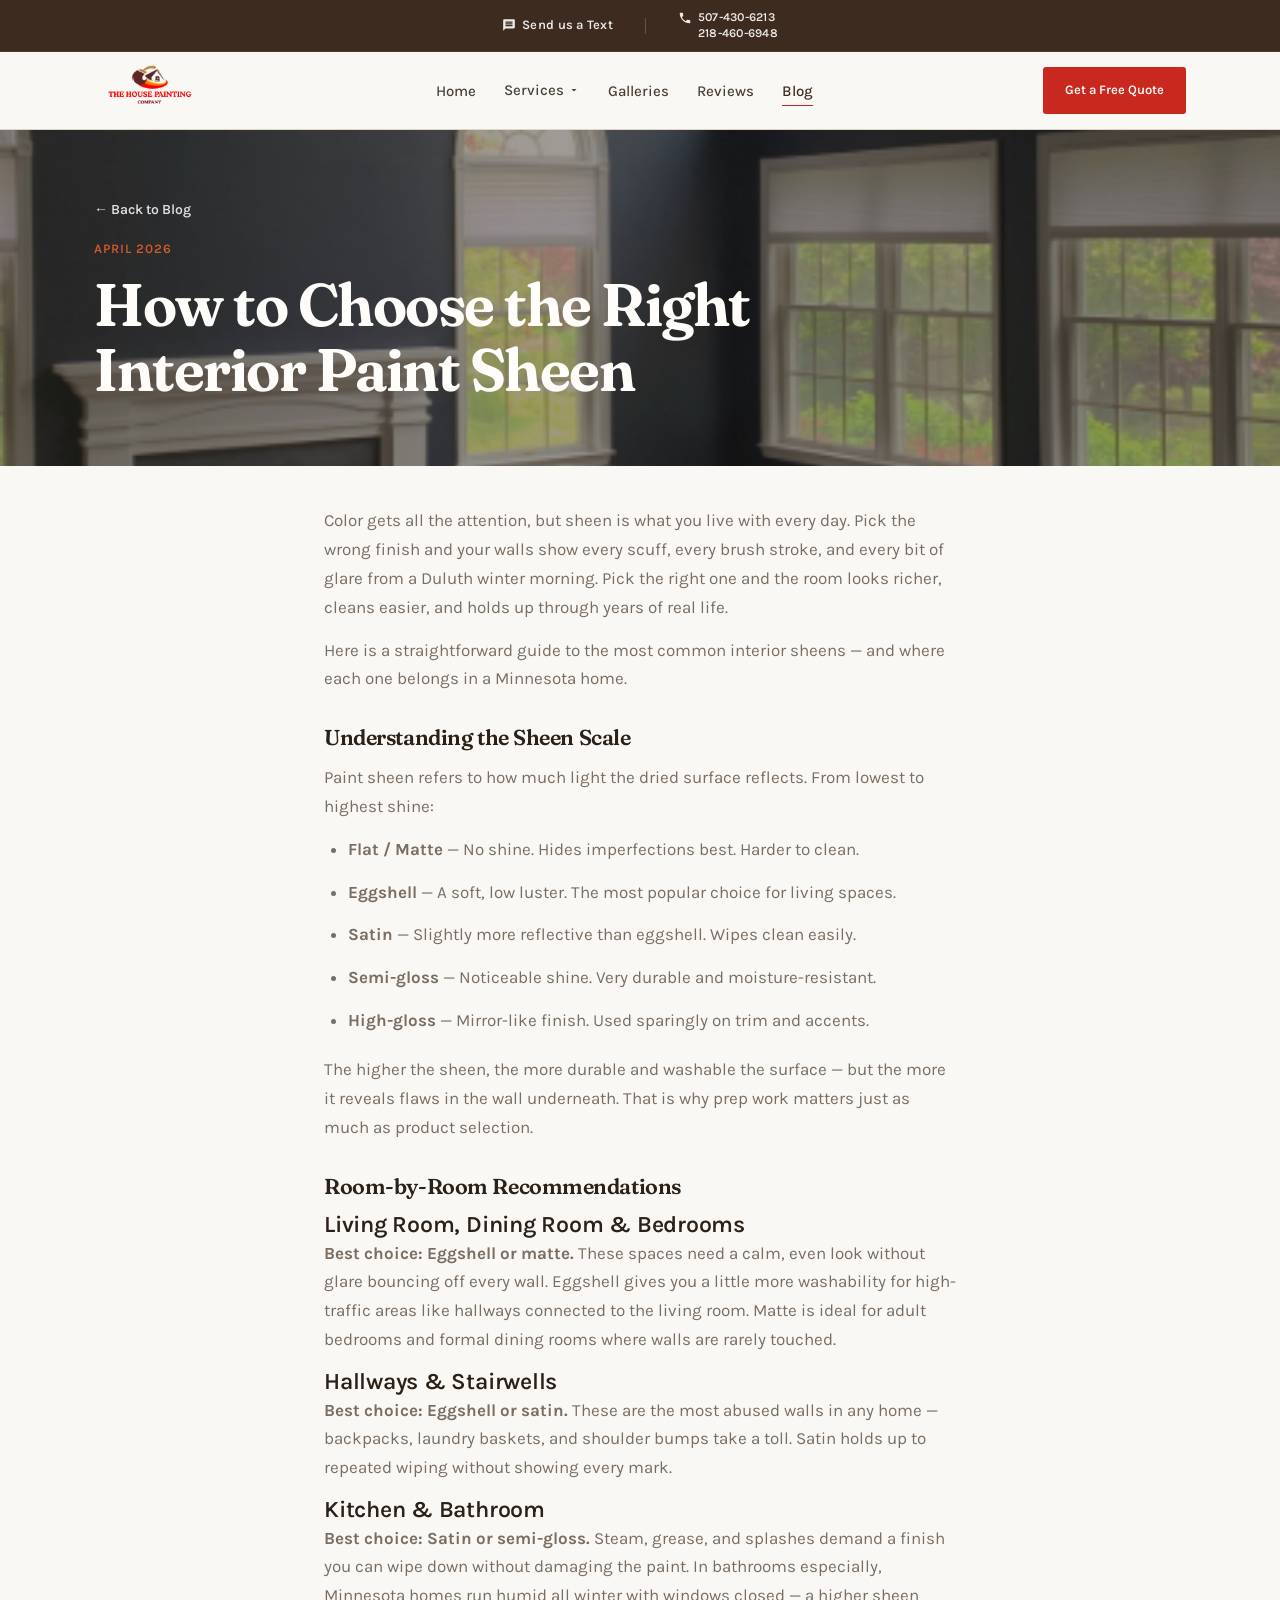
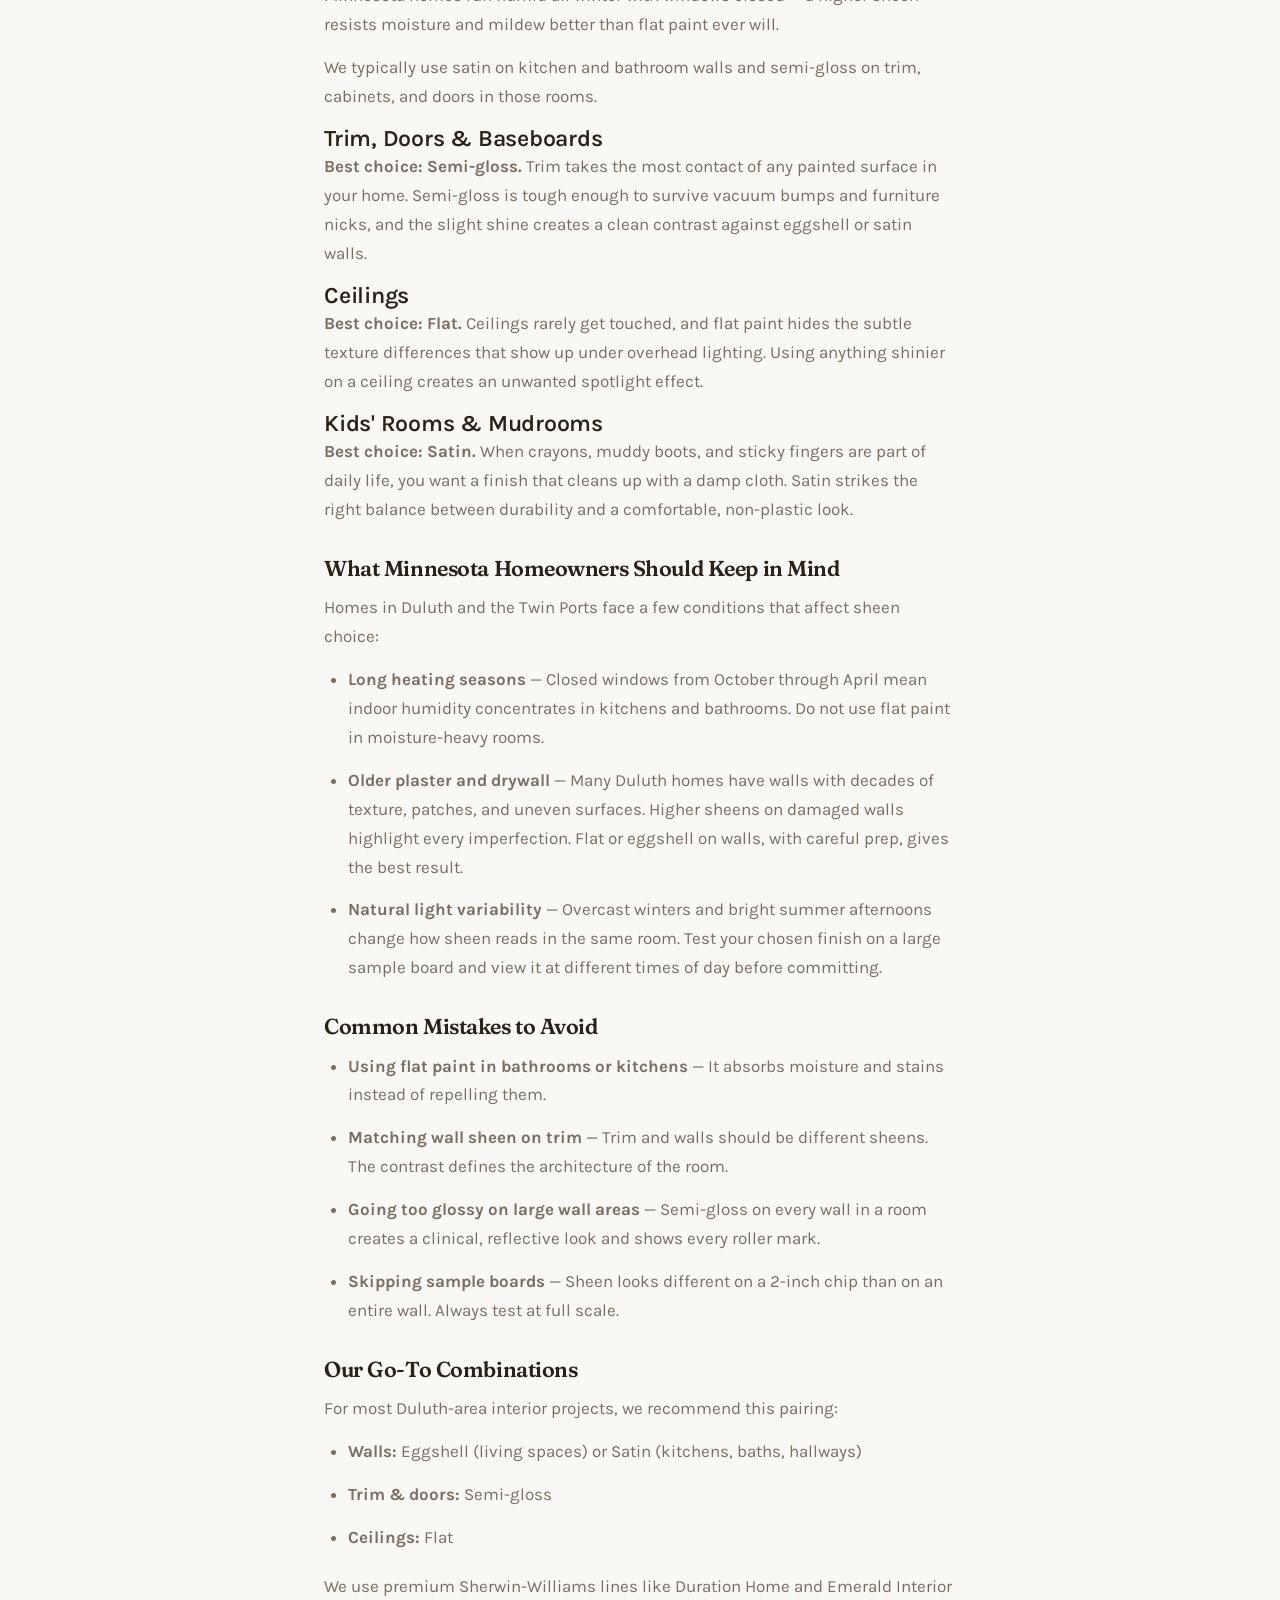
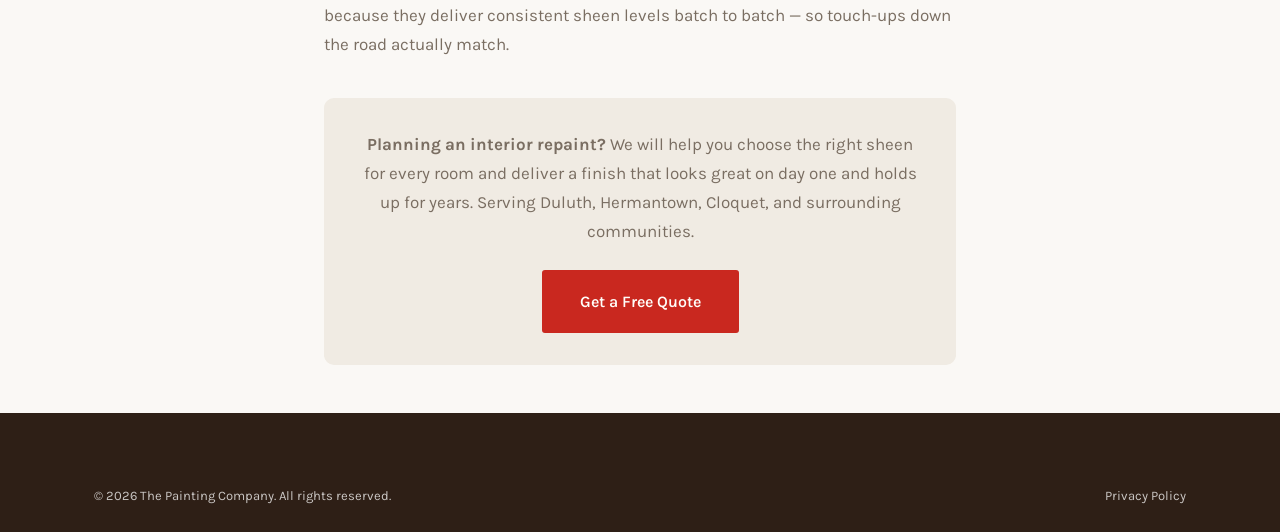
<file: blog/interior-paint-sheen-guide.html>
<!DOCTYPE html>
<html lang="en">
<head>
  <meta charset="UTF-8">
  <meta name="viewport" content="width=device-width, initial-scale=1.0">
  <link rel="icon" href="../assets/logo.png" type="image/png">
  <meta name="description" content="How to choose the right interior paint sheen — flat, eggshell, satin, or semi-gloss? A room-by-room guide for Minnesota homeowners.">
  <title>How to Choose the Right Interior Paint Sheen | The Painting Company</title>
  <link rel="preconnect" href="https://fonts.googleapis.com">
  <link rel="preconnect" href="https://fonts.gstatic.com" crossorigin>
  <link href="https://fonts.googleapis.com/css2?family=Fraunces:opsz,wght@9..144,500;9..144,600;9..144,650&family=Karla:wght@400;500;600&display=swap" rel="stylesheet">
  <link rel="stylesheet" href="../css/style.css">
</head>
<body>

  <div class="site-header" role="banner">
    <div class="top-bar">
      <div class="top-bar__inner">
        <a href="sms:+12184606948" class="top-bar__link">
          <svg viewBox="0 0 24 24" aria-hidden="true"><path d="M20 2H4c-1.1 0-2 .9-2 2v18l4-4h14c1.1 0 2-.9 2-2V4c0-1.1-.9-2-2-2zm-2 12H6v-2h12v2zm0-3H6V9h12v2zm0-3H6V6h12v2z"/></svg>
          Send us a Text
        </a>
        <span class="top-bar__divider" aria-hidden="true"></span>
        <div class="top-bar__phones">
          <a href="tel:+15074306213" class="top-bar__link">
            <svg viewBox="0 0 24 24" aria-hidden="true"><path d="M6.62 10.79c1.44 2.83 3.76 5.14 6.59 6.59l2.2-2.2c.27-.27.67-.36 1.02-.24 1.12.37 2.33.57 3.57.57.55 0 1 .45 1 1V20c0 .55-.45 1-1 1-9.39 0-17-7.61-17-17 0-.55.45-1 1-1h3.5c.55 0 1 .45 1 1 0 1.25.2 2.45.57 3.57.11.35.03.74-.25 1.02l-2.2 2.2z"/></svg>
            507-430-6213
          </a>
          <a href="tel:+12184606948" class="top-bar__link top-bar__link--secondary">218-460-6948</a>
        </div>
      </div>
    </div>

    <header class="header">
      <div class="header__inner">
        <a href="../index.html" class="header__logo" aria-label="The House Painting Company — Home">
          <img src="../assets/logo.png" alt="The House Painting Company" class="header__logo-img" width="200" height="72">
        </a>

        <nav class="header__nav" aria-label="Main navigation">
          <ul class="header__nav-list">
            <li><a href="../index.html" class="header__nav-link">Home</a></li>
            <li class="nav-item--dropdown">
              <a href="../services.html" class="header__nav-link">
                Services
                <svg viewBox="0 0 24 24" aria-hidden="true"><path d="M7 10l5 5 5-5z"/></svg>
              </a>
              <div class="nav-dropdown" role="menu">
                <a href="../services.html#interior" class="nav-dropdown__link" role="menuitem">Interior</a>
                <a href="../services.html#exterior" class="nav-dropdown__link" role="menuitem">Exterior</a>
                <a href="../services.html#custom" class="nav-dropdown__link" role="menuitem">Custom Services</a>
              </div>
            </li>
            <li><a href="../gallery.html" class="header__nav-link">Galleries</a></li>
            <li><a href="../reviews.html" class="header__nav-link">Reviews</a></li>
            <li><a href="../blog.html" class="header__nav-link header__nav-link--active">Blog</a></li>
          </ul>
        </nav>

        <div class="header__actions">
          <div class="header__cta">
            <a href="../contact.html" class="btn btn--primary">Get a Free Quote</a>
          </div>
          <button class="header__toggle" aria-label="Open menu" aria-expanded="false" aria-controls="mobile-nav">
            <span class="header__toggle-bar"></span>
            <span class="header__toggle-bar"></span>
            <span class="header__toggle-bar"></span>
          </button>
        </div>
      </div>
    </header>
  </div>

  <nav class="mobile-nav" id="mobile-nav" aria-label="Mobile navigation">
    <ul class="mobile-nav__list">
      <li><a href="../index.html" class="mobile-nav__link">Home</a></li>
      <li>
        <a href="../services.html" class="mobile-nav__link">Services</a>
        <div class="mobile-nav__sub">
          <a href="../services.html#interior" class="mobile-nav__sub-link">Interior</a>
          <a href="../services.html#exterior" class="mobile-nav__sub-link">Exterior</a>
          <a href="../services.html#custom" class="mobile-nav__sub-link">Custom Services</a>
        </div>
      </li>
      <li><a href="../gallery.html" class="mobile-nav__link">Galleries</a></li>
      <li><a href="../reviews.html" class="mobile-nav__link">Reviews</a></li>
      <li><a href="../blog.html" class="mobile-nav__link">Blog</a></li>
    </ul>
    <a href="tel:+15074306213" class="mobile-nav__phone">507-430-6213</a>
    <a href="tel:+12184606948" class="mobile-nav__phone">218-460-6948</a>
    <div class="mobile-nav__cta">
      <a href="../contact.html" class="btn btn--primary btn--lg">Get a Free Quote</a>
    </div>
  </nav>

  <main class="page-offset">
    <article>
      <header class="blog-post-hero">
        <div class="blog-post-hero__image">
          <img src="../assets/work/interior-living-room.png" alt="Interior painting with navy walls and crisp white trim in a modern living room" width="1200" height="675">
        </div>
        <div class="blog-post-hero__content">
          <div class="container">
            <a href="../blog.html" class="blog-post__back">&larr; Back to Blog</a>
            <p class="blog-post__date">April 2026</p>
            <h1>How to Choose the Right Interior Paint Sheen</h1>
          </div>
        </div>
      </header>

      <div class="container article-content fade-in">
        <p>Color gets all the attention, but sheen is what you live with every day. Pick the wrong finish and your walls show every scuff, every brush stroke, and every bit of glare from a Duluth winter morning. Pick the right one and the room looks richer, cleans easier, and holds up through years of real life.</p>
        <p>Here is a straightforward guide to the most common interior sheens — and where each one belongs in a Minnesota home.</p>

        <h2>Understanding the Sheen Scale</h2>
        <p>Paint sheen refers to how much light the dried surface reflects. From lowest to highest shine:</p>
        <ul>
          <li><strong>Flat / Matte</strong> — No shine. Hides imperfections best. Harder to clean.</li>
          <li><strong>Eggshell</strong> — A soft, low luster. The most popular choice for living spaces.</li>
          <li><strong>Satin</strong> — Slightly more reflective than eggshell. Wipes clean easily.</li>
          <li><strong>Semi-gloss</strong> — Noticeable shine. Very durable and moisture-resistant.</li>
          <li><strong>High-gloss</strong> — Mirror-like finish. Used sparingly on trim and accents.</li>
        </ul>
        <p>The higher the sheen, the more durable and washable the surface — but the more it reveals flaws in the wall underneath. That is why prep work matters just as much as product selection.</p>

        <h2>Room-by-Room Recommendations</h2>

        <h3>Living Room, Dining Room &amp; Bedrooms</h3>
        <p><strong>Best choice: Eggshell or matte.</strong> These spaces need a calm, even look without glare bouncing off every wall. Eggshell gives you a little more washability for high-traffic areas like hallways connected to the living room. Matte is ideal for adult bedrooms and formal dining rooms where walls are rarely touched.</p>

        <h3>Hallways &amp; Stairwells</h3>
        <p><strong>Best choice: Eggshell or satin.</strong> These are the most abused walls in any home — backpacks, laundry baskets, and shoulder bumps take a toll. Satin holds up to repeated wiping without showing every mark.</p>

        <h3>Kitchen &amp; Bathroom</h3>
        <p><strong>Best choice: Satin or semi-gloss.</strong> Steam, grease, and splashes demand a finish you can wipe down without damaging the paint. In bathrooms especially, Minnesota homes run humid all winter with windows closed — a higher sheen resists moisture and mildew better than flat paint ever will.</p>
        <p>We typically use satin on kitchen and bathroom walls and semi-gloss on trim, cabinets, and doors in those rooms.</p>

        <h3>Trim, Doors &amp; Baseboards</h3>
        <p><strong>Best choice: Semi-gloss.</strong> Trim takes the most contact of any painted surface in your home. Semi-gloss is tough enough to survive vacuum bumps and furniture nicks, and the slight shine creates a clean contrast against eggshell or satin walls.</p>

        <h3>Ceilings</h3>
        <p><strong>Best choice: Flat.</strong> Ceilings rarely get touched, and flat paint hides the subtle texture differences that show up under overhead lighting. Using anything shinier on a ceiling creates an unwanted spotlight effect.</p>

        <h3>Kids' Rooms &amp; Mudrooms</h3>
        <p><strong>Best choice: Satin.</strong> When crayons, muddy boots, and sticky fingers are part of daily life, you want a finish that cleans up with a damp cloth. Satin strikes the right balance between durability and a comfortable, non-plastic look.</p>

        <h2>What Minnesota Homeowners Should Keep in Mind</h2>
        <p>Homes in Duluth and the Twin Ports face a few conditions that affect sheen choice:</p>
        <ul>
          <li><strong>Long heating seasons</strong> — Closed windows from October through April mean indoor humidity concentrates in kitchens and bathrooms. Do not use flat paint in moisture-heavy rooms.</li>
          <li><strong>Older plaster and drywall</strong> — Many Duluth homes have walls with decades of texture, patches, and uneven surfaces. Higher sheens on damaged walls highlight every imperfection. Flat or eggshell on walls, with careful prep, gives the best result.</li>
          <li><strong>Natural light variability</strong> — Overcast winters and bright summer afternoons change how sheen reads in the same room. Test your chosen finish on a large sample board and view it at different times of day before committing.</li>
        </ul>

        <h2>Common Mistakes to Avoid</h2>
        <ul>
          <li><strong>Using flat paint in bathrooms or kitchens</strong> — It absorbs moisture and stains instead of repelling them.</li>
          <li><strong>Matching wall sheen on trim</strong> — Trim and walls should be different sheens. The contrast defines the architecture of the room.</li>
          <li><strong>Going too glossy on large wall areas</strong> — Semi-gloss on every wall in a room creates a clinical, reflective look and shows every roller mark.</li>
          <li><strong>Skipping sample boards</strong> — Sheen looks different on a 2-inch chip than on an entire wall. Always test at full scale.</li>
        </ul>

        <h2>Our Go-To Combinations</h2>
        <p>For most Duluth-area interior projects, we recommend this pairing:</p>
        <ul>
          <li><strong>Walls:</strong> Eggshell (living spaces) or Satin (kitchens, baths, hallways)</li>
          <li><strong>Trim &amp; doors:</strong> Semi-gloss</li>
          <li><strong>Ceilings:</strong> Flat</li>
        </ul>
        <p>We use premium Sherwin-Williams lines like Duration Home and Emerald Interior because they deliver consistent sheen levels batch to batch — so touch-ups down the road actually match.</p>

        <div class="blog-post-cta">
          <p><strong>Planning an interior repaint?</strong> We will help you choose the right sheen for every room and deliver a finish that looks great on day one and holds up for years. Serving Duluth, Hermantown, Cloquet, and surrounding communities.</p>
          <a href="../contact.html" class="btn btn--primary btn--lg">Get a Free Quote</a>
        </div>
      </div>
    </article>
  </main>

  <footer class="footer" role="contentinfo">
    <div class="container">
      <div class="footer__bottom" style="border-top: none; padding-top: 0;">
        <span>&copy; 2026 The Painting Company. All rights reserved.</span>
        <a href="../privacy.html">Privacy Policy</a>
      </div>
    </div>
  </footer>

  <script src="../js/main.js" defer></script>
</body>
</html>
</file>
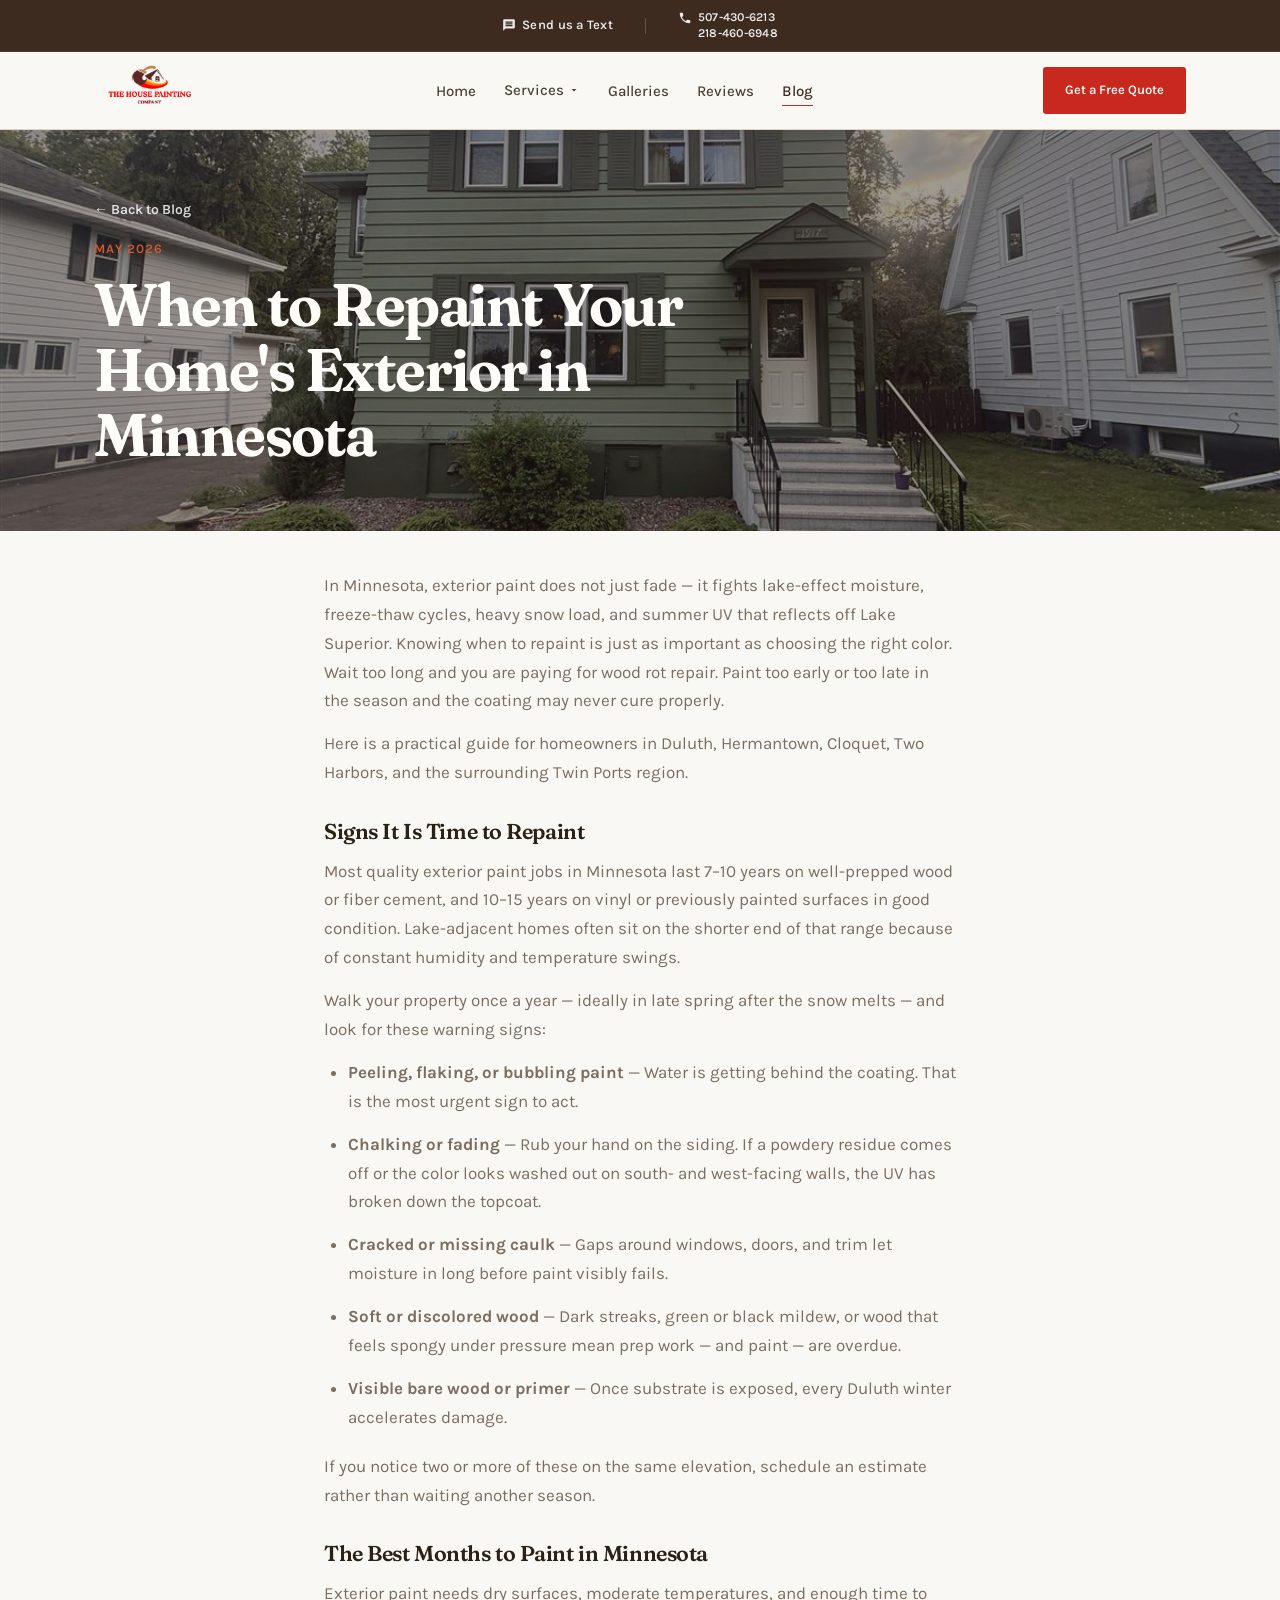
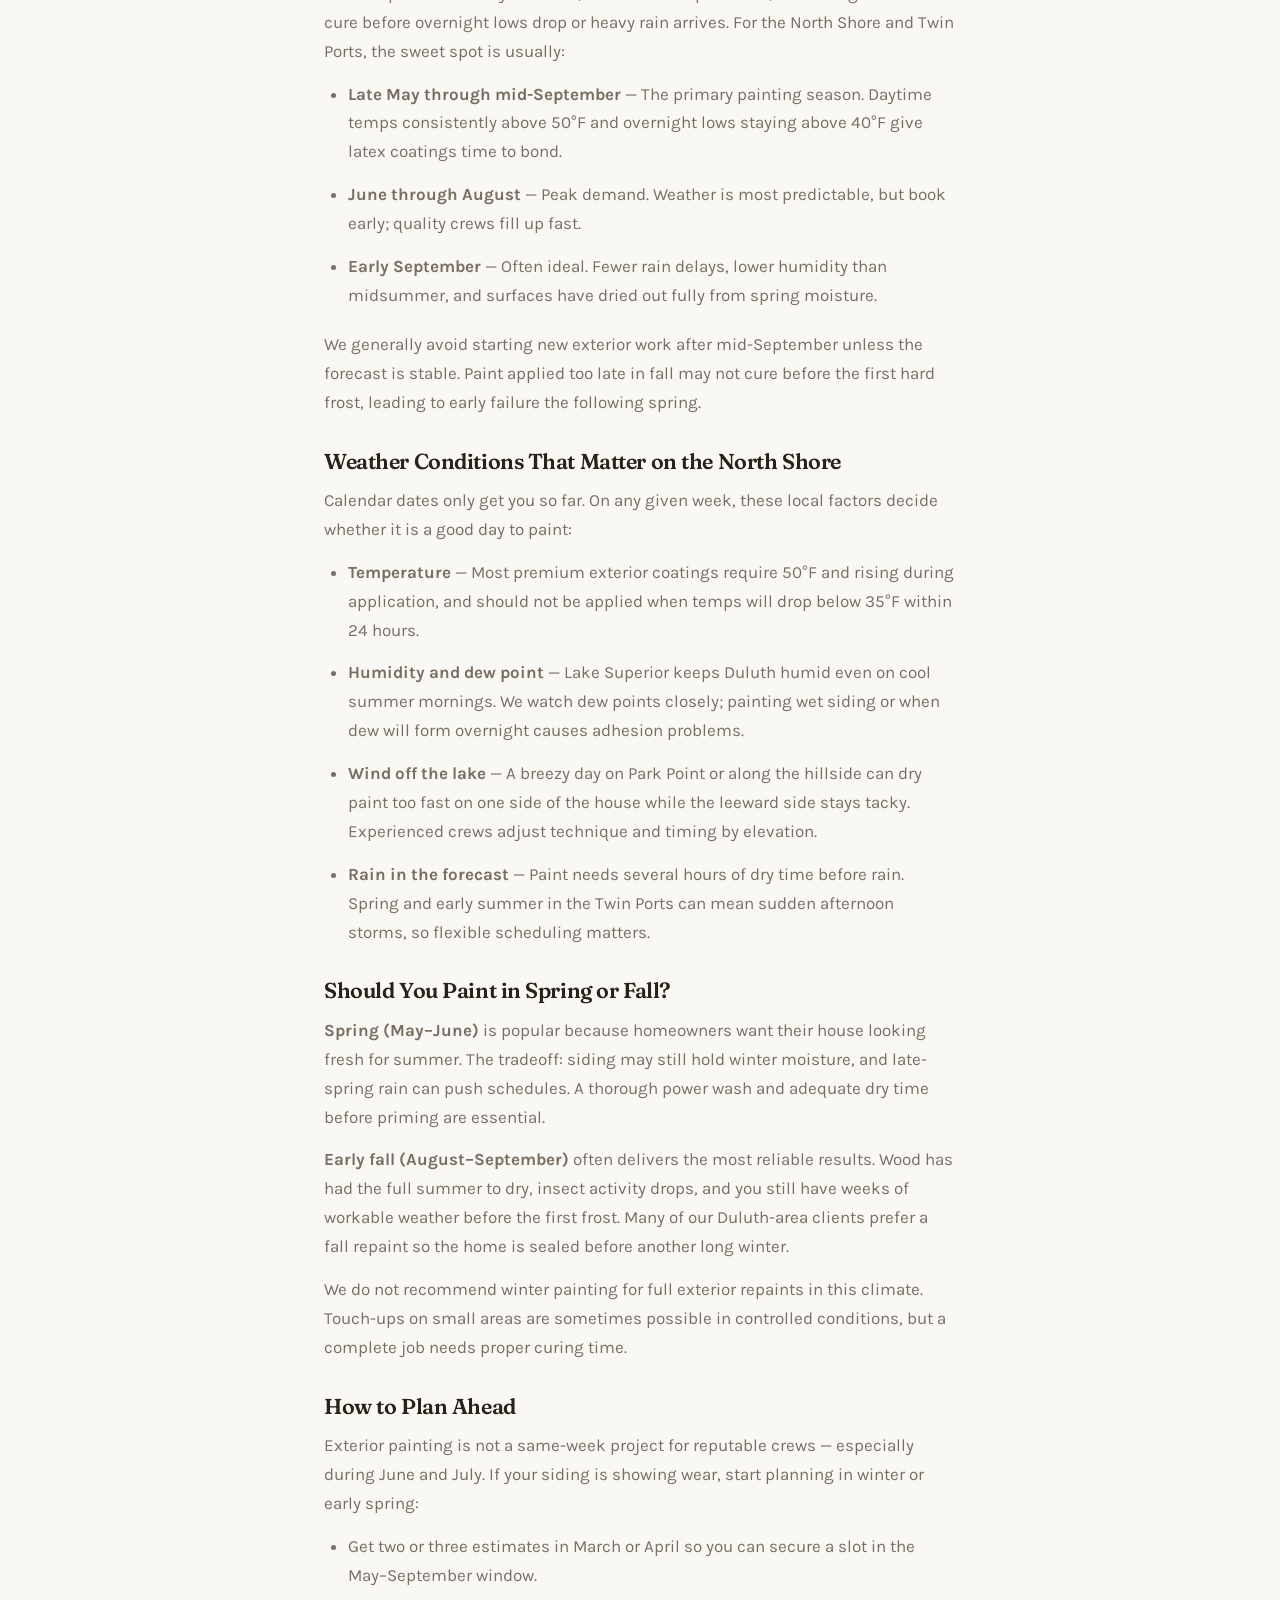
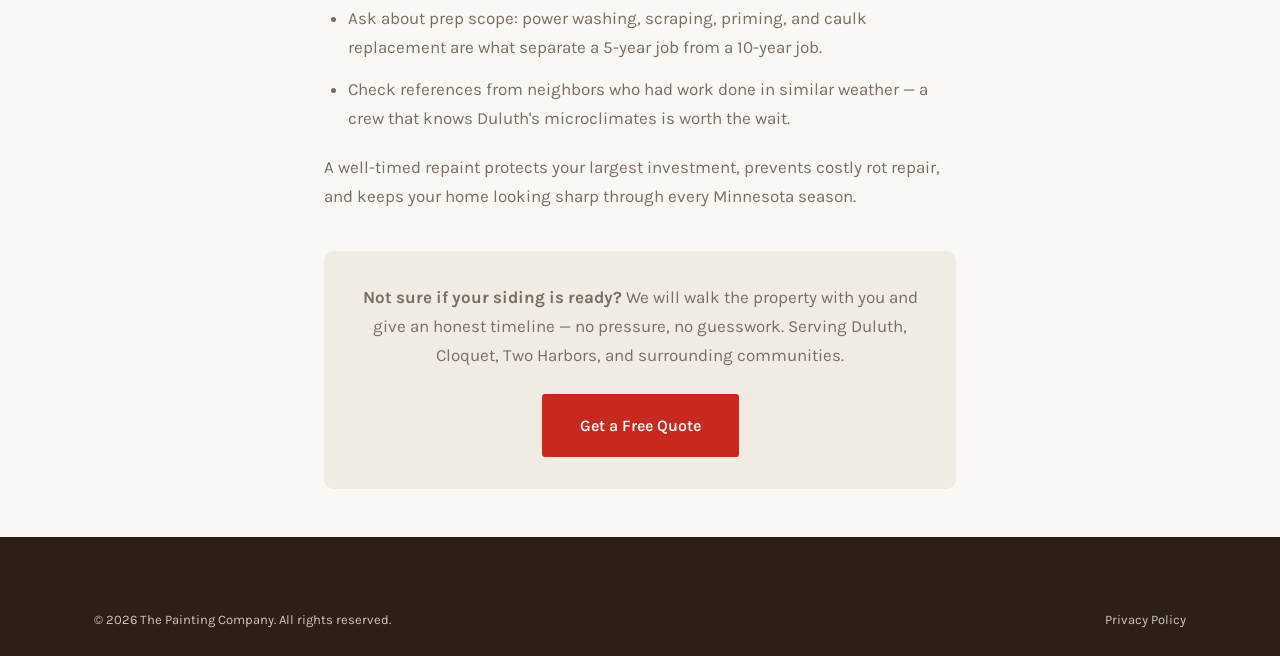
<file: blog/when-to-repaint-exterior-minnesota.html>
<!DOCTYPE html>
<html lang="en">
<head>
  <meta charset="UTF-8">
  <meta name="viewport" content="width=device-width, initial-scale=1.0">
  <link rel="icon" href="../assets/logo.png" type="image/png">
  <meta name="description" content="When to repaint your home's exterior in Minnesota — signs it's time, the best months for Duluth and Twin Ports weather, and how to plan around lake-effect moisture.">
  <title>When to Repaint Your Home's Exterior in Minnesota | The Painting Company</title>
  <link rel="preconnect" href="https://fonts.googleapis.com">
  <link rel="preconnect" href="https://fonts.gstatic.com" crossorigin>
  <link href="https://fonts.googleapis.com/css2?family=Fraunces:opsz,wght@9..144,500;9..144,600;9..144,650&family=Karla:wght@400;500;600&display=swap" rel="stylesheet">
  <link rel="stylesheet" href="../css/style.css">
</head>
<body>

  <div class="site-header" role="banner">
    <div class="top-bar">
      <div class="top-bar__inner">
        <a href="sms:+12184606948" class="top-bar__link">
          <svg viewBox="0 0 24 24" aria-hidden="true"><path d="M20 2H4c-1.1 0-2 .9-2 2v18l4-4h14c1.1 0 2-.9 2-2V4c0-1.1-.9-2-2-2zm-2 12H6v-2h12v2zm0-3H6V9h12v2zm0-3H6V6h12v2z"/></svg>
          Send us a Text
        </a>
        <span class="top-bar__divider" aria-hidden="true"></span>
        <div class="top-bar__phones">
          <a href="tel:+15074306213" class="top-bar__link">
            <svg viewBox="0 0 24 24" aria-hidden="true"><path d="M6.62 10.79c1.44 2.83 3.76 5.14 6.59 6.59l2.2-2.2c.27-.27.67-.36 1.02-.24 1.12.37 2.33.57 3.57.57.55 0 1 .45 1 1V20c0 .55-.45 1-1 1-9.39 0-17-7.61-17-17 0-.55.45-1 1-1h3.5c.55 0 1 .45 1 1 0 1.25.2 2.45.57 3.57.11.35.03.74-.25 1.02l-2.2 2.2z"/></svg>
            507-430-6213
          </a>
          <a href="tel:+12184606948" class="top-bar__link top-bar__link--secondary">218-460-6948</a>
        </div>
      </div>
    </div>

    <header class="header">
      <div class="header__inner">
        <a href="../index.html" class="header__logo" aria-label="The House Painting Company — Home">
          <img src="../assets/logo.png" alt="The House Painting Company" class="header__logo-img" width="200" height="72">
        </a>

        <nav class="header__nav" aria-label="Main navigation">
          <ul class="header__nav-list">
            <li><a href="../index.html" class="header__nav-link">Home</a></li>
            <li class="nav-item--dropdown">
              <a href="../services.html" class="header__nav-link">
                Services
                <svg viewBox="0 0 24 24" aria-hidden="true"><path d="M7 10l5 5 5-5z"/></svg>
              </a>
              <div class="nav-dropdown" role="menu">
                <a href="../services.html#interior" class="nav-dropdown__link" role="menuitem">Interior</a>
                <a href="../services.html#exterior" class="nav-dropdown__link" role="menuitem">Exterior</a>
                <a href="../services.html#custom" class="nav-dropdown__link" role="menuitem">Custom Services</a>
              </div>
            </li>
            <li><a href="../gallery.html" class="header__nav-link">Galleries</a></li>
            <li><a href="../reviews.html" class="header__nav-link">Reviews</a></li>
            <li><a href="../blog.html" class="header__nav-link header__nav-link--active">Blog</a></li>
          </ul>
        </nav>

        <div class="header__actions">
          <div class="header__cta">
            <a href="../contact.html" class="btn btn--primary">Get a Free Quote</a>
          </div>
          <button class="header__toggle" aria-label="Open menu" aria-expanded="false" aria-controls="mobile-nav">
            <span class="header__toggle-bar"></span>
            <span class="header__toggle-bar"></span>
            <span class="header__toggle-bar"></span>
          </button>
        </div>
      </div>
    </header>
  </div>

  <nav class="mobile-nav" id="mobile-nav" aria-label="Mobile navigation">
    <ul class="mobile-nav__list">
      <li><a href="../index.html" class="mobile-nav__link">Home</a></li>
      <li>
        <a href="../services.html" class="mobile-nav__link">Services</a>
        <div class="mobile-nav__sub">
          <a href="../services.html#interior" class="mobile-nav__sub-link">Interior</a>
          <a href="../services.html#exterior" class="mobile-nav__sub-link">Exterior</a>
          <a href="../services.html#custom" class="mobile-nav__sub-link">Custom Services</a>
        </div>
      </li>
      <li><a href="../gallery.html" class="mobile-nav__link">Galleries</a></li>
      <li><a href="../reviews.html" class="mobile-nav__link">Reviews</a></li>
      <li><a href="../blog.html" class="mobile-nav__link">Blog</a></li>
    </ul>
    <a href="tel:+15074306213" class="mobile-nav__phone">507-430-6213</a>
    <a href="tel:+12184606948" class="mobile-nav__phone">218-460-6948</a>
    <div class="mobile-nav__cta">
      <a href="../contact.html" class="btn btn--primary btn--lg">Get a Free Quote</a>
    </div>
  </nav>

  <main class="page-offset">
    <article>
      <header class="blog-post-hero">
        <div class="blog-post-hero__image">
          <img src="../assets/work/exterior-sage-two-story.jpeg" alt="Freshly painted sage green two-story home in Minnesota" width="1200" height="675">
        </div>
        <div class="blog-post-hero__content">
          <div class="container">
            <a href="../blog.html" class="blog-post__back">← Back to Blog</a>
            <p class="blog-post__date">May 2026</p>
            <h1>When to Repaint Your Home's Exterior in Minnesota</h1>
          </div>
        </div>
      </header>

      <div class="container article-content fade-in">
        <p>In Minnesota, exterior paint does not just fade — it fights lake-effect moisture, freeze-thaw cycles, heavy snow load, and summer UV that reflects off Lake Superior. Knowing when to repaint is just as important as choosing the right color. Wait too long and you are paying for wood rot repair. Paint too early or too late in the season and the coating may never cure properly.</p>
        <p>Here is a practical guide for homeowners in Duluth, Hermantown, Cloquet, Two Harbors, and the surrounding Twin Ports region.</p>

        <h2>Signs It Is Time to Repaint</h2>
        <p>Most quality exterior paint jobs in Minnesota last 7–10 years on well-prepped wood or fiber cement, and 10–15 years on vinyl or previously painted surfaces in good condition. Lake-adjacent homes often sit on the shorter end of that range because of constant humidity and temperature swings.</p>
        <p>Walk your property once a year — ideally in late spring after the snow melts — and look for these warning signs:</p>
        <ul>
          <li><strong>Peeling, flaking, or bubbling paint</strong> — Water is getting behind the coating. That is the most urgent sign to act.</li>
          <li><strong>Chalking or fading</strong> — Rub your hand on the siding. If a powdery residue comes off or the color looks washed out on south- and west-facing walls, the UV has broken down the topcoat.</li>
          <li><strong>Cracked or missing caulk</strong> — Gaps around windows, doors, and trim let moisture in long before paint visibly fails.</li>
          <li><strong>Soft or discolored wood</strong> — Dark streaks, green or black mildew, or wood that feels spongy under pressure mean prep work — and paint — are overdue.</li>
          <li><strong>Visible bare wood or primer</strong> — Once substrate is exposed, every Duluth winter accelerates damage.</li>
        </ul>
        <p>If you notice two or more of these on the same elevation, schedule an estimate rather than waiting another season.</p>

        <h2>The Best Months to Paint in Minnesota</h2>
        <p>Exterior paint needs dry surfaces, moderate temperatures, and enough time to cure before overnight lows drop or heavy rain arrives. For the North Shore and Twin Ports, the sweet spot is usually:</p>
        <ul>
          <li><strong>Late May through mid-September</strong> — The primary painting season. Daytime temps consistently above 50°F and overnight lows staying above 40°F give latex coatings time to bond.</li>
          <li><strong>June through August</strong> — Peak demand. Weather is most predictable, but book early; quality crews fill up fast.</li>
          <li><strong>Early September</strong> — Often ideal. Fewer rain delays, lower humidity than midsummer, and surfaces have dried out fully from spring moisture.</li>
        </ul>
        <p>We generally avoid starting new exterior work after mid-September unless the forecast is stable. Paint applied too late in fall may not cure before the first hard frost, leading to early failure the following spring.</p>

        <h2>Weather Conditions That Matter on the North Shore</h2>
        <p>Calendar dates only get you so far. On any given week, these local factors decide whether it is a good day to paint:</p>
        <ul>
          <li><strong>Temperature</strong> — Most premium exterior coatings require 50°F and rising during application, and should not be applied when temps will drop below 35°F within 24 hours.</li>
          <li><strong>Humidity and dew point</strong> — Lake Superior keeps Duluth humid even on cool summer mornings. We watch dew points closely; painting wet siding or when dew will form overnight causes adhesion problems.</li>
          <li><strong>Wind off the lake</strong> — A breezy day on Park Point or along the hillside can dry paint too fast on one side of the house while the leeward side stays tacky. Experienced crews adjust technique and timing by elevation.</li>
          <li><strong>Rain in the forecast</strong> — Paint needs several hours of dry time before rain. Spring and early summer in the Twin Ports can mean sudden afternoon storms, so flexible scheduling matters.</li>
        </ul>

        <h2>Should You Paint in Spring or Fall?</h2>
        <p><strong>Spring (May–June)</strong> is popular because homeowners want their house looking fresh for summer. The tradeoff: siding may still hold winter moisture, and late-spring rain can push schedules. A thorough power wash and adequate dry time before priming are essential.</p>
        <p><strong>Early fall (August–September)</strong> often delivers the most reliable results. Wood has had the full summer to dry, insect activity drops, and you still have weeks of workable weather before the first frost. Many of our Duluth-area clients prefer a fall repaint so the home is sealed before another long winter.</p>
        <p>We do not recommend winter painting for full exterior repaints in this climate. Touch-ups on small areas are sometimes possible in controlled conditions, but a complete job needs proper curing time.</p>

        <h2>How to Plan Ahead</h2>
        <p>Exterior painting is not a same-week project for reputable crews — especially during June and July. If your siding is showing wear, start planning in winter or early spring:</p>
        <ul>
          <li>Get two or three estimates in March or April so you can secure a slot in the May–September window.</li>
          <li>Ask about prep scope: power washing, scraping, priming, and caulk replacement are what separate a 5-year job from a 10-year job.</li>
          <li>Check references from neighbors who had work done in similar weather — a crew that knows Duluth's microclimates is worth the wait.</li>
        </ul>
        <p>A well-timed repaint protects your largest investment, prevents costly rot repair, and keeps your home looking sharp through every Minnesota season.</p>

        <div class="blog-post-cta">
          <p><strong>Not sure if your siding is ready?</strong> We will walk the property with you and give an honest timeline — no pressure, no guesswork. Serving Duluth, Cloquet, Two Harbors, and surrounding communities.</p>
          <a href="../contact.html" class="btn btn--primary btn--lg">Get a Free Quote</a>
        </div>
      </div>
    </article>
  </main>

  <footer class="footer" role="contentinfo">
    <div class="container">
      <div class="footer__bottom" style="border-top: none; padding-top: 0;">
        <span>&copy; 2026 The Painting Company. All rights reserved.</span>
        <a href="../privacy.html">Privacy Policy</a>
      </div>
    </div>
  </footer>

  <script src="../js/main.js" defer></script>
</body>
</html>
</file>
<file: css/style.css>
﻿/* ==========================================================================
   The Painting Company
   Warm, editorial, locally-made — not a template.
   ========================================================================== */

:root {
  --color-paper: #FAF8F5;
  --color-cream: #F0EBE3;
  --color-white: #FFFDF9;
  --color-line: #DDD4C8;
  --color-line-light: #EBE5DC;
  --color-ink: #2A2118;
  --color-ink-soft: #4A4035;
  --color-ink-muted: #7A6E62;
  --color-brand-red: #C9281F;
  --color-brand-rust: #D4592A;
  --color-brand-brown: #3D2B1F;
  --color-brand-brown-deep: #2E1F16;

  /* legacy aliases used across stylesheet */
  --color-off-white: var(--color-cream);
  --color-slate-100: var(--color-line-light);
  --color-slate-200: var(--color-line);
  --color-slate-400: #A89888;
  --color-slate-600: var(--color-ink-muted);
  --color-slate-800: var(--color-ink-soft);
  --color-navy: var(--color-brand-brown);
  --color-charcoal: var(--color-ink);
  --color-gold: var(--color-brand-red);
  --color-gold-light: var(--color-brand-rust);
  --color-gold-dark: #A32219;
  --color-brand-orange: var(--color-brand-rust);

  --font-serif: 'Fraunces', 'Georgia', 'Times New Roman', serif;
  --font-sans: 'Karla', 'Segoe UI', sans-serif;
  --font-primary: var(--font-sans);
  --font-display: var(--font-serif);

  --top-bar-height: 52px;
  --header-height: 78px;
  --header-height-scrolled: 66px;
  --site-header-height: calc(var(--top-bar-height) + var(--header-height));
  --site-header-height-scrolled: var(--header-height-scrolled);
  --container-max: 1140px;
  --container-narrow: 680px;
  --radius-sm: 3px;
  --radius-md: 6px;
  --radius-lg: 10px;
  --shadow-sm: 0 1px 0 rgba(42, 33, 24, 0.06);
  --shadow-md: 0 8px 24px rgba(42, 33, 24, 0.08);
  --shadow-lg: 0 16px 40px rgba(42, 33, 24, 0.1);
  --transition: 0.2s ease;
}

/* Reset & Base */
*, *::before, *::after {
  box-sizing: border-box;
  margin: 0;
  padding: 0;
}

html {
  scroll-behavior: smooth;
  -webkit-text-size-adjust: 100%;
}

body {
  font-family: var(--font-sans);
  font-size: 1.0625rem;
  line-height: 1.72;
  color: var(--color-ink-soft);
  background: var(--color-paper);
  overflow-x: hidden;
  -webkit-font-smoothing: antialiased;
}

img {
  max-width: 100%;
  height: auto;
  display: block;
}

a {
  color: inherit;
  text-decoration: none;
  transition: color var(--transition);
}

ul {
  list-style: none;
}

button {
  font-family: inherit;
  cursor: pointer;
  border: none;
  background: none;
}

/* Typography — editorial, not startup-landing-page */
h1, h2, h3, h4, h5, h6 {
  font-family: var(--font-serif);
  font-weight: 600;
  line-height: 1.18;
  color: var(--color-ink);
  font-variation-settings: 'SOFT' 50, 'WONK' 1;
}

h1 {
  font-size: clamp(2.35rem, 5.5vw, 3.75rem);
  font-weight: 650;
  letter-spacing: -0.025em;
  line-height: 1.08;
}

h2 {
  font-size: clamp(1.85rem, 3.2vw, 2.65rem);
  letter-spacing: -0.02em;
}

h3 {
  font-size: clamp(1.2rem, 2vw, 1.45rem);
  font-family: var(--font-sans);
  font-weight: 600;
  letter-spacing: -0.01em;
}

p { margin-bottom: 1.1rem; }
p:last-child { margin-bottom: 0; }

.text-gold { color: var(--color-brand-red); }
.text-muted { color: var(--color-ink-muted); }
.text-center { text-align: center; }

.section-label,
.eyebrow {
  display: block;
  font-family: var(--font-serif);
  font-size: 1rem;
  font-style: italic;
  font-weight: 500;
  letter-spacing: 0;
  text-transform: none;
  color: var(--color-brand-rust);
  margin-bottom: 0.65rem;
}

/* Layout */
.container {
  width: 100%;
  max-width: var(--container-max);
  margin: 0 auto;
  padding: 0 1.5rem;
}

.container--narrow {
  max-width: var(--container-narrow);
}

.section {
  padding: clamp(3.5rem, 7vw, 5.5rem) 0;
}

.section--gray {
  background: var(--color-cream);
  border-top: 1px solid var(--color-line-light);
  border-bottom: 1px solid var(--color-line-light);
}

.section--navy {
  background: var(--color-navy);
  color: var(--color-white);
}

.section--navy h2,
.section--navy h3 {
  color: var(--color-white);
}

/* Buttons — solid, honest, no gradient gimmicks */
.btn {
  display: inline-flex;
  align-items: center;
  justify-content: center;
  gap: 0.5rem;
  padding: 0.8rem 1.6rem;
  font-family: var(--font-sans);
  font-size: 0.9375rem;
  font-weight: 600;
  letter-spacing: 0;
  border-radius: var(--radius-sm);
  transition: background var(--transition), color var(--transition), border-color var(--transition);
  min-height: 46px;
  white-space: nowrap;
}

.btn--primary {
  background: var(--color-brand-red);
  color: var(--color-white);
  box-shadow: none;
  border: 2px solid var(--color-brand-red);
}

.btn--primary:hover {
  background: var(--color-brand-brown);
  border-color: var(--color-brand-brown);
  transform: none;
  box-shadow: none;
}

.btn--outline-dark {
  border: 2px solid var(--color-ink);
  color: var(--color-ink);
  background: transparent;
}

.btn--outline-dark:hover {
  background: var(--color-ink);
  color: var(--color-paper);
}

.btn--outline {
  border: 2px solid rgba(255, 253, 249, 0.85);
  color: var(--color-white);
  background: transparent;
}

.btn--outline:hover {
  background: var(--color-white);
  color: var(--color-brand-brown);
}

.btn--lg {
  padding: 1rem 2.25rem;
  font-size: 1rem;
  min-height: 52px;
}

/* ==========================================================================
   Site Header (Top Bar + Main Nav)
   ========================================================================== */
.site-header {
  position: fixed;
  top: 0;
  left: 0;
  right: 0;
  z-index: 1000;
  transition: transform var(--transition);
}

.site-header--scrolled .top-bar {
  max-height: 0;
  opacity: 0;
  overflow: hidden;
  border: none;
}

.header {
  height: var(--header-height);
  background: var(--color-paper);
  border-bottom: 1px solid var(--color-line);
  transition: height var(--transition), border-color var(--transition);
}

.site-header--scrolled .header {
  height: var(--header-height-scrolled);
  box-shadow: none;
  border-bottom-color: var(--color-line);
}

.top-bar {
  height: var(--top-bar-height);
  max-height: var(--top-bar-height);
  background: var(--color-navy);
  color: rgba(255, 255, 255, 0.9);
  transition: max-height var(--transition), opacity var(--transition);
  overflow: hidden;
  border-bottom: 1px solid rgba(255, 255, 255, 0.08);
}

.top-bar__inner {
  display: flex;
  align-items: center;
  justify-content: center;
  gap: 2rem;
  height: 100%;
  max-width: var(--container-max);
  margin: 0 auto;
  padding: 0 1.5rem;
}

.top-bar__link {
  display: inline-flex;
  align-items: center;
  gap: 0.375rem;
  font-size: 0.8125rem;
  font-weight: 600;
  letter-spacing: 0.02em;
  color: rgba(255, 255, 255, 0.9);
  transition: color var(--transition);
}

.top-bar__link:hover {
  color: var(--color-gold-light);
}

.top-bar__link svg {
  width: 14px;
  height: 14px;
  fill: currentColor;
}

.top-bar__divider {
  width: 1px;
  height: 16px;
  background: rgba(255, 255, 255, 0.2);
}

.top-bar__phones {
  display: flex;
  flex-direction: column;
  align-items: flex-start;
  gap: 0.125rem;
  line-height: 1.1;
}

.top-bar__phones .top-bar__link {
  font-size: 0.75rem;
}

.top-bar__phones .top-bar__link--secondary {
  padding-left: calc(14px + 0.375rem);
}

.phone-stack {
  display: flex;
  flex-direction: column;
  gap: 0.25rem;
}

.phone-stack a {
  display: block;
}

.header {
  height: var(--header-height);
  background: var(--color-paper);
  border-bottom: 1px solid var(--color-line);
  transition: height var(--transition), border-color var(--transition);
}

.header__inner {
  display: flex;
  align-items: center;
  justify-content: space-between;
  height: 100%;
  max-width: var(--container-max);
  margin: 0 auto;
  padding: 0 1.5rem;
  gap: 1rem;
}

.header__logo {
  display: flex;
  align-items: center;
  flex-shrink: 0;
  line-height: 0;
}

.header__logo-img {
  height: 64px;
  width: auto;
  object-fit: contain;
  transition: opacity var(--transition);
}

.site-header--scrolled .header__logo-img {
  height: 52px;
}

.header__logo-img--footer {
  height: 88px;
  filter: brightness(1.05);
}

.header__logo:hover .header__logo-img {
  opacity: 0.92;
}

/* Legacy icon/text logo — kept for fallback if needed */
.header__logo-icon {
  width: 40px;
  height: 40px;
  background: var(--color-navy);
  border-radius: var(--radius-sm);
  display: flex;
  align-items: center;
  justify-content: center;
}

.header__logo-icon svg {
  width: 22px;
  height: 22px;
  fill: var(--color-gold);
}

.header__logo-text {
  font-family: var(--font-display);
  font-weight: 700;
  font-size: 1.05rem;
  color: var(--color-charcoal);
  line-height: 1.2;
}

.header__logo-text span {
  display: block;
  font-size: 0.65rem;
  font-weight: 500;
  letter-spacing: 0.12em;
  text-transform: uppercase;
  color: var(--color-slate-600);
}

.header__phone {
  display: none;
  align-items: center;
  gap: 0.375rem;
  font-weight: 600;
  font-size: 0.9375rem;
  color: var(--color-navy);
}

.header__phone:hover {
  color: var(--color-gold-dark);
}

.header__phone svg {
  width: 18px;
  height: 18px;
  fill: currentColor;
}

.header__nav {
  display: none;
}

.header__nav-list {
  display: flex;
  align-items: center;
  gap: 1.75rem;
}

/* Dropdown */
.nav-item--dropdown {
  position: relative;
}

.nav-item--dropdown > .header__nav-link {
  display: inline-flex;
  align-items: center;
  gap: 0.25rem;
}

.nav-item--dropdown > .header__nav-link svg {
  width: 12px;
  height: 12px;
  fill: currentColor;
  transition: transform var(--transition);
}

.nav-item--dropdown:hover > .header__nav-link svg {
  transform: rotate(180deg);
}

.nav-dropdown {
  position: absolute;
  top: calc(100% + 0.75rem);
  left: 50%;
  transform: translateX(-50%) translateY(8px);
  min-width: 240px;
  background: rgba(255, 255, 255, 0.95);
  backdrop-filter: blur(16px);
  -webkit-backdrop-filter: blur(16px);
  border: 1px solid var(--color-slate-200);
  border-radius: var(--radius-md);
  box-shadow: var(--shadow-lg);
  padding: 0.5rem;
  opacity: 0;
  visibility: hidden;
  transition: opacity var(--transition), transform var(--transition), visibility var(--transition);
  z-index: 100;
}

.nav-item--dropdown:hover .nav-dropdown {
  opacity: 1;
  visibility: visible;
  transform: translateX(-50%) translateY(0);
}

.nav-dropdown__link {
  display: block;
  padding: 0.625rem 1rem;
  font-family: var(--font-display);
  font-size: 0.8125rem;
  font-weight: 500;
  color: var(--color-slate-800);
  border-radius: var(--radius-sm);
  transition: background var(--transition), color var(--transition);
}

.nav-dropdown__link:hover {
  background: var(--color-off-white);
  color: var(--color-navy);
}

.header__nav-link {
  font-family: var(--font-sans);
  font-size: 0.9375rem;
  font-weight: 500;
  color: var(--color-ink-soft);
  position: relative;
  padding: 0.25rem 0;
}

.header__nav-link::after {
  content: '';
  position: absolute;
  bottom: -2px;
  left: 0;
  width: 0;
  height: 1px;
  background: var(--color-brand-red);
  transition: width var(--transition);
}

.header__nav-link:hover,
.header__nav-link--active {
  color: var(--color-navy);
}

.header__nav-link:hover::after,
.header__nav-link--active::after {
  width: 100%;
}

.header__actions {
  display: flex;
  align-items: center;
  gap: 1rem;
}

.header__cta {
  display: none;
}

.header__cta .btn {
  padding: 0.625rem 1.25rem;
  font-size: 0.8125rem;
  min-height: 42px;
}

/* Mobile menu toggle */
.header__toggle {
  display: flex;
  flex-direction: column;
  justify-content: center;
  gap: 5px;
  width: 44px;
  height: 44px;
  padding: 10px;
}

.header__toggle-bar {
  display: block;
  width: 100%;
  height: 2px;
  background: var(--color-charcoal);
  border-radius: 2px;
  transition: all var(--transition);
}

.header__toggle--open .header__toggle-bar:nth-child(1) {
  transform: translateY(7px) rotate(45deg);
}

.header__toggle--open .header__toggle-bar:nth-child(2) {
  opacity: 0;
}

.header__toggle--open .header__toggle-bar:nth-child(3) {
  transform: translateY(-7px) rotate(-45deg);
}

.mobile-nav__sub {
  padding-left: 1rem;
  margin-top: 0.25rem;
}

.mobile-nav__sub-link {
  display: block;
  padding: 0.625rem 0;
  font-size: 0.9375rem;
  font-weight: 500;
  color: var(--color-slate-600);
}

/* Mobile nav overlay */
.mobile-nav {
  position: fixed;
  inset: var(--site-header-height) 0 0 0;
  background: var(--color-white);
  z-index: 999;
  padding: 2rem 1.5rem;
  transform: translateX(100%);
  transition: transform var(--transition);
  overflow-y: auto;
}

.mobile-nav--open {
  transform: translateX(0);
}

.mobile-nav__list {
  display: flex;
  flex-direction: column;
  gap: 0;
}

.mobile-nav__link {
  display: block;
  padding: 1rem 0;
  font-family: var(--font-display);
  font-size: 1.125rem;
  font-weight: 600;
  color: var(--color-charcoal);
  border-bottom: 1px solid var(--color-slate-100);
}

.mobile-nav__phone {
  display: flex;
  align-items: center;
  gap: 0.5rem;
  margin-top: 1.5rem;
  font-size: 1.125rem;
  font-weight: 700;
  color: var(--color-navy);
}

.mobile-nav__cta {
  margin-top: 1.5rem;
}

.mobile-nav__cta .btn {
  width: 100%;
}

@media (min-width: 768px) {
  .header__phone {
    display: flex;
  }
}

@media (min-width: 1024px) {
  .header__nav {
    display: block;
  }

  .header__cta {
    display: block;
  }

  .header__toggle {
    display: none;
  }

  .mobile-nav {
    display: none;
  }
}

/* Page offset for fixed header */
.page-offset {
  padding-top: var(--site-header-height);
  transition: padding-top var(--transition);
}

body.header-scrolled .page-offset {
  padding-top: var(--site-header-height-scrolled);
}

/* ==========================================================================
   Hero
   ========================================================================== */
.hero {
  position: relative;
  min-height: calc(100vh - var(--site-header-height));
  min-height: calc(100dvh - var(--site-header-height));
  display: flex;
  align-items: center;
  overflow: hidden;
}

.hero__media {
  position: absolute;
  inset: 0;
  z-index: 0;
}

.hero__media img,
.hero__media video {
  width: 100%;
  height: 100%;
  object-fit: cover;
}

.hero__overlay {
  position: absolute;
  inset: 0;
  background:
    linear-gradient(112deg, rgba(42, 33, 24, 0.82) 0%, rgba(42, 33, 24, 0.45) 55%, rgba(61, 43, 31, 0.72) 100%);
  z-index: 1;
}

.hero__content {
  position: relative;
  z-index: 2;
  max-width: 640px;
  padding: 3rem 0;
}

.hero__content h1 {
  color: var(--color-paper);
  max-width: 14ch;
}

.hero__content p {
  font-size: clamp(1.05rem, 2vw, 1.2rem);
  color: rgba(250, 248, 245, 0.88);
  margin-bottom: 2rem;
  max-width: 38ch;
  line-height: 1.65;
}

.hero__actions {
  display: flex;
  flex-wrap: wrap;
  gap: 1rem;
}

.hero__phone-link {
  display: inline-flex;
  align-items: center;
  gap: 0.5rem;
  color: var(--color-white);
  font-weight: 600;
  font-size: 1rem;
  padding: 0.875rem 0;
}

.hero__phone-link:hover {
  color: var(--color-gold-light);
}

/* ==========================================================================
   Trust Bar
   ========================================================================== */
.trust-bar {
  background: var(--color-white);
  border-bottom: 1px solid var(--color-slate-100);
  padding: 1.75rem 0;
}

.trust-bar__inner {
  display: flex;
  flex-wrap: wrap;
  align-items: center;
  justify-content: center;
  gap: 2rem 3rem;
}

.trust-bar__item {
  display: flex;
  align-items: center;
  gap: 0.75rem;
  font-family: var(--font-display);
  font-size: 0.8125rem;
  font-weight: 600;
  letter-spacing: 0.05em;
  text-transform: uppercase;
  color: var(--color-slate-600);
}

.trust-bar__badge {
  display: flex;
  align-items: center;
  gap: 0.5rem;
  padding: 0.5rem 1rem;
  background: var(--color-off-white);
  border-radius: var(--radius-sm);
  border: 1px solid var(--color-slate-200);
}

.trust-bar__badge svg {
  width: 20px;
  height: 20px;
  fill: var(--color-gold);
}

.trust-bar__brand {
  font-weight: 700;
  color: var(--color-navy);
  font-size: 0.875rem;
  letter-spacing: 0.02em;
  text-transform: none;
}

/* ==========================================================================
   Service Cards
   ========================================================================== */
.service-cards {
  display: grid;
  grid-template-columns: 1fr;
  gap: 2rem;
}

@media (min-width: 768px) {
  .service-cards {
    grid-template-columns: 1fr 1fr;
  }
}

.service-card {
  position: relative;
  border-radius: var(--radius-lg);
  overflow: hidden;
  background: var(--color-white);
  box-shadow: var(--shadow-md);
  transition: transform var(--transition), box-shadow var(--transition);
}

.service-card:hover {
  transform: translateY(-4px);
  box-shadow: var(--shadow-lg);
}

.service-card__image {
  aspect-ratio: 16 / 10;
  overflow: hidden;
}

.service-card__image img {
  width: 100%;
  height: 100%;
  object-fit: cover;
  transition: transform 0.6s ease;
}

.service-card:hover .service-card__image img {
  transform: scale(1.05);
}

.service-card__body {
  padding: 2rem;
}

.service-card__body h3 {
  margin-bottom: 0.75rem;
}

.service-card__body p {
  color: var(--color-slate-600);
  margin-bottom: 1.25rem;
}

.service-card__link {
  display: inline-flex;
  align-items: center;
  gap: 0.375rem;
  font-family: var(--font-display);
  font-weight: 600;
  font-size: 0.875rem;
  color: var(--color-gold-dark);
}

.service-card__link:hover {
  color: var(--color-gold);
  gap: 0.625rem;
}

/* ==========================================================================
   Testimonials Carousel
   ========================================================================== */
.testimonials {
  position: relative;
  overflow: hidden;
}

.testimonials__track {
  display: flex;
  transition: transform 0.5s cubic-bezier(0.4, 0, 0.2, 1);
}

.testimonial {
  flex: 0 0 100%;
  padding: 0 0.5rem;
}

.testimonial__inner {
  background: var(--color-white);
  border-radius: var(--radius-lg);
  padding: clamp(2rem, 4vw, 3rem);
  box-shadow: var(--shadow-md);
  text-align: center;
  max-width: 700px;
  margin: 0 auto;
}

.testimonial__stars {
  display: flex;
  justify-content: center;
  gap: 0.25rem;
  margin-bottom: 1.25rem;
}

.testimonial__stars svg {
  width: 22px;
  height: 22px;
  fill: var(--color-gold);
}

.testimonial__quote {
  font-size: clamp(1.05rem, 2vw, 1.2rem);
  font-style: italic;
  color: var(--color-slate-800);
  line-height: 1.7;
  margin-bottom: 1.5rem;
}

.testimonial__author {
  font-family: var(--font-display);
  font-weight: 700;
  color: var(--color-charcoal);
}

.testimonial__location {
  font-size: 0.875rem;
  color: var(--color-slate-600);
}

.testimonials__controls {
  display: flex;
  align-items: center;
  justify-content: center;
  gap: 1rem;
  margin-top: 2rem;
}

.testimonials__btn {
  width: 44px;
  height: 44px;
  border-radius: 50%;
  border: 2px solid var(--color-slate-200);
  display: flex;
  align-items: center;
  justify-content: center;
  transition: all var(--transition);
}

.testimonials__btn:hover {
  border-color: var(--color-gold);
  background: var(--color-gold);
}

.testimonials__btn svg {
  width: 18px;
  height: 18px;
  fill: var(--color-charcoal);
}

.testimonials__dots {
  display: flex;
  gap: 0.5rem;
}

.testimonials__dot {
  width: 10px;
  height: 10px;
  border-radius: 50%;
  background: var(--color-slate-200);
  transition: all var(--transition);
  padding: 0;
}

.testimonials__dot--active {
  background: var(--color-gold);
  width: 28px;
  border-radius: 5px;
}

/* ==========================================================================
   CTA Banner
   ========================================================================== */
.cta-banner {
  text-align: center;
  padding: clamp(3rem, 6vw, 5rem) 2rem;
  background: linear-gradient(135deg, var(--color-navy) 0%, var(--color-charcoal) 100%);
  border-radius: var(--radius-lg);
  color: var(--color-white);
}

.cta-banner h2 {
  color: var(--color-white);
  margin-bottom: 1rem;
}

.cta-banner p {
  color: rgba(255, 255, 255, 0.8);
  max-width: 540px;
  margin: 0 auto 2rem;
  font-size: 1.05rem;
}

/* ==========================================================================
   Page Hero (inner pages)
   ========================================================================== */
.page-hero {
  background: linear-gradient(135deg, var(--color-navy) 0%, var(--color-charcoal) 100%);
  padding: clamp(3rem, 6vw, 5rem) 0;
  text-align: center;
}

.page-hero h1 {
  color: var(--color-white);
  margin-bottom: 1rem;
}

.page-hero p {
  color: rgba(255, 255, 255, 0.8);
  font-size: 1.125rem;
  max-width: 600px;
  margin: 0 auto;
}

/* ==========================================================================
   Services Detail
   ========================================================================== */
.service-detail {
  display: grid;
  grid-template-columns: 1fr;
  gap: 3rem;
  align-items: center;
  margin-bottom: 4rem;
}

.service-detail:last-child {
  margin-bottom: 0;
}

@media (min-width: 768px) {
  .service-detail {
    grid-template-columns: 1fr 1fr;
  }

  .service-detail--reverse .service-detail__content {
    order: 2;
  }

  .service-detail--reverse .service-detail__image {
    order: 1;
  }
}

.service-detail__image {
  border-radius: var(--radius-lg);
  overflow: hidden;
  box-shadow: var(--shadow-md);
}

.service-detail__image img {
  width: 100%;
  aspect-ratio: 4 / 3;
  object-fit: cover;
}

.service-detail__content h2 {
  margin-bottom: 1rem;
}

.service-detail__content p {
  color: var(--color-slate-600);
  margin-bottom: 1.25rem;
}

.feature-list {
  display: flex;
  flex-direction: column;
  gap: 0.75rem;
}

.feature-list__item {
  display: flex;
  align-items: flex-start;
  gap: 0.75rem;
  font-size: 0.9375rem;
  color: var(--color-slate-800);
}

.feature-list__icon {
  flex-shrink: 0;
  width: 24px;
  height: 24px;
  background: rgba(201, 162, 39, 0.15);
  border-radius: 50%;
  display: flex;
  align-items: center;
  justify-content: center;
  margin-top: 2px;
}

.feature-list__icon svg {
  width: 12px;
  height: 12px;
  fill: var(--color-gold-dark);
}

/* Process Steps */
.process-steps {
  display: grid;
  grid-template-columns: 1fr;
  gap: 2rem;
}

@media (min-width: 768px) {
  .process-steps {
    grid-template-columns: repeat(4, 1fr);
  }
}

.process-step {
  text-align: center;
  padding: 2rem 1.25rem;
  background: var(--color-white);
  border-radius: var(--radius-md);
  box-shadow: var(--shadow-sm);
  border: 1px solid var(--color-slate-100);
  position: relative;
}

.process-step__number {
  width: 48px;
  height: 48px;
  margin: 0 auto 1.25rem;
  background: linear-gradient(135deg, var(--color-brand-orange) 0%, var(--color-brand-red) 100%);
  border-radius: 50%;
  display: flex;
  align-items: center;
  justify-content: center;
  font-family: var(--font-display);
  font-weight: 700;
  font-size: 1.125rem;
  color: var(--color-white);
}

.process-step h3 {
  margin-bottom: 0.75rem;
  font-size: 1.1rem;
}

.process-step p {
  font-size: 0.9375rem;
  color: var(--color-slate-600);
}

/* ==========================================================================
   About Page
   ========================================================================== */
.values-grid {
  display: grid;
  grid-template-columns: 1fr;
  gap: 2rem;
}

@media (min-width: 768px) {
  .values-grid {
    grid-template-columns: repeat(3, 1fr);
  }
}

.value-card {
  padding: 2.5rem 2rem;
  background: var(--color-white);
  border-radius: var(--radius-lg);
  box-shadow: var(--shadow-sm);
  border: 1px solid var(--color-slate-100);
  text-align: center;
  transition: transform var(--transition), box-shadow var(--transition);
}

.value-card:hover {
  transform: translateY(-4px);
  box-shadow: var(--shadow-md);
}

.value-card__icon {
  width: 56px;
  height: 56px;
  margin: 0 auto 1.25rem;
  background: rgba(201, 162, 39, 0.12);
  border-radius: var(--radius-md);
  display: flex;
  align-items: center;
  justify-content: center;
}

.value-card__icon svg {
  width: 28px;
  height: 28px;
  fill: var(--color-gold-dark);
}

.value-card h3 {
  margin-bottom: 0.75rem;
}

.value-card p {
  font-size: 0.9375rem;
  color: var(--color-slate-600);
}

.team-section {
  display: grid;
  grid-template-columns: 1fr;
  gap: 3rem;
  align-items: center;
}

@media (min-width: 768px) {
  .team-section {
    grid-template-columns: 1fr 1fr;
  }
}

.team-section__photo {
  border-radius: var(--radius-lg);
  overflow: hidden;
  box-shadow: var(--shadow-md);
}

.team-section__photo img {
  width: 100%;
  aspect-ratio: 3 / 4;
  object-fit: cover;
}

.team-section__bio h3 {
  margin-bottom: 0.25rem;
}

.team-section__bio .team-role {
  font-family: var(--font-display);
  font-size: 0.875rem;
  font-weight: 600;
  color: var(--color-gold-dark);
  text-transform: uppercase;
  letter-spacing: 0.08em;
  margin-bottom: 1.25rem;
}

.team-section__bio p {
  color: var(--color-slate-600);
  margin-bottom: 1rem;
}

/* ==========================================================================
   Gallery
   ========================================================================== */
.gallery-filters {
  display: flex;
  flex-wrap: wrap;
  justify-content: center;
  gap: 0.75rem;
  margin-bottom: 2.5rem;
}

.gallery-filter {
  padding: 0.625rem 1.5rem;
  font-family: var(--font-display);
  font-size: 0.875rem;
  font-weight: 600;
  border-radius: 100px;
  border: 2px solid var(--color-slate-200);
  color: var(--color-slate-600);
  transition: all var(--transition);
  min-height: 44px;
}

.gallery-filter:hover,
.gallery-filter--active {
  border-color: var(--color-brand-red);
  background: var(--color-brand-red);
  color: var(--color-white);
}

.gallery-grid {
  columns: 1;
  column-gap: 1.25rem;
}

@media (min-width: 640px) {
  .gallery-grid {
    columns: 2;
  }
}

@media (min-width: 1024px) {
  .gallery-grid {
    columns: 3;
  }
}

.gallery-item {
  break-inside: avoid;
  margin-bottom: 1.25rem;
  border-radius: var(--radius-md);
  overflow: hidden;
  position: relative;
  cursor: pointer;
  opacity: 1;
  transform: scale(1);
  transition: opacity 0.4s ease, transform 0.4s ease;
}

.gallery-item--hidden {
  display: none;
}

.gallery-item img {
  width: 100%;
  height: auto;
  display: block;
  object-fit: cover;
  object-position: center center;
}

.gallery-item:hover img {
  transform: scale(1.03);
}

.gallery-item__overlay {
  position: absolute;
  inset: 0;
  background: linear-gradient(to top, rgba(15, 20, 25, 0.7) 0%, transparent 50%);
  opacity: 0;
  transition: opacity var(--transition);
  display: flex;
  align-items: flex-end;
  padding: 1.25rem;
}

.gallery-item:hover .gallery-item__overlay {
  opacity: 1;
}

.gallery-item__label {
  color: var(--color-white);
  font-family: var(--font-display);
  font-weight: 600;
  font-size: 0.875rem;
}

/* Before & After Slider */
.before-after-section {
  margin-top: 4rem;
  padding-top: 4rem;
  border-top: 1px solid var(--color-slate-200);
}

.before-after {
  position: relative;
  max-width: 900px;
  margin: 2rem auto 0;
  border-radius: var(--radius-lg);
  overflow: hidden;
  box-shadow: var(--shadow-lg);
  user-select: none;
  touch-action: none;
}

.before-after__container {
  position: relative;
  aspect-ratio: 16 / 10;
  overflow: hidden;
  background: var(--color-ink);
}

.before-after__after,
.before-after__before {
  position: absolute;
  inset: 0;
}

.before-after__after {
  z-index: 1;
}

.before-after__after img,
.before-after__before img {
  position: absolute;
  inset: 0;
  width: 100%;
  height: 100%;
  object-fit: cover;
  object-position: center center;
  display: block;
  pointer-events: none;
  -webkit-user-drag: none;
  user-select: none;
}

.before-after__before {
  z-index: 2;
  clip-path: inset(0 50% 0 0);
}

/* Two-story pair uses 4:3 — matches the before photo and avoids over-zooming the portrait after */
.before-after--two-story .before-after__container {
  aspect-ratio: 4 / 3;
}

.before-after__handle {
  position: absolute;
  top: 0;
  bottom: 0;
  left: 50%;
  width: 4px;
  background: var(--color-white);
  z-index: 3;
  transform: translateX(-50%);
  cursor: ew-resize;
  box-shadow: 0 0 12px rgba(0, 0, 0, 0.3);
}

.before-after__handle-btn {
  position: absolute;
  top: 50%;
  left: 50%;
  transform: translate(-50%, -50%);
  width: 48px;
  height: 48px;
  background: var(--color-white);
  border-radius: 50%;
  display: flex;
  align-items: center;
  justify-content: center;
  box-shadow: var(--shadow-md);
}

.before-after__handle-btn svg {
  width: 24px;
  height: 24px;
  fill: var(--color-charcoal);
}

.before-after__label {
  position: absolute;
  top: 1rem;
  padding: 0.375rem 0.875rem;
  background: rgba(15, 20, 25, 0.75);
  color: var(--color-white);
  font-family: var(--font-display);
  font-size: 0.75rem;
  font-weight: 600;
  letter-spacing: 0.08em;
  text-transform: uppercase;
  border-radius: var(--radius-sm);
  z-index: 4;
}

.before-after__label--before {
  left: 1rem;
}

.before-after__label--after {
  right: 1rem;
}

/* ==========================================================================
   Contact Page
   ========================================================================== */
.contact-grid {
  display: grid;
  grid-template-columns: 1fr;
  gap: 3rem;
}

@media (min-width: 992px) {
  .contact-grid {
    grid-template-columns: 1fr 1.2fr;
  }
}

.contact-info__block {
  margin-bottom: 2rem;
}

.contact-info__block h3 {
  font-size: 0.8125rem;
  font-weight: 600;
  letter-spacing: 0.1em;
  text-transform: uppercase;
  color: var(--color-gold-dark);
  margin-bottom: 0.5rem;
}

.contact-info__block a,
.contact-info__block p {
  font-size: 1.05rem;
  color: var(--color-charcoal);
  font-weight: 500;
}

.contact-info__block a:hover {
  color: var(--color-gold-dark);
}

.contact-map {
  border-radius: var(--radius-lg);
  overflow: hidden;
  box-shadow: var(--shadow-md);
  margin-top: 1rem;
  aspect-ratio: 16 / 10;
  min-height: 280px;
  background: var(--color-slate-100);
}

.contact-map iframe {
  width: 100%;
  height: 100%;
  min-height: 280px;
  border: 0;
}

.service-area-towns {
  font-size: 0.9375rem;
  color: var(--color-slate-600);
  margin-top: 1rem;
  line-height: 1.65;
  list-style: none;
  padding: 0;
}

.service-area-towns li {
  padding: 0.375rem 0;
  border-bottom: 1px solid var(--color-slate-100);
}

.service-area-towns li:last-child {
  border-bottom: none;
}

.service-area-towns strong {
  color: var(--color-brand-brown);
}

.contact-form {
  background: var(--color-off-white);
  padding: clamp(2rem, 4vw, 3rem);
  border-radius: var(--radius-lg);
  border: 1px solid var(--color-slate-100);
}

.contact-form h2 {
  margin-bottom: 0.5rem;
}

.contact-form > p {
  color: var(--color-slate-600);
  margin-bottom: 2rem;
}

.form-group {
  margin-bottom: 1.25rem;
}

.form-group label {
  display: block;
  font-family: var(--font-display);
  font-size: 0.8125rem;
  font-weight: 600;
  color: var(--color-charcoal);
  margin-bottom: 0.5rem;
}

.form-group input,
.form-group select,
.form-group textarea {
  width: 100%;
  padding: 0.875rem 1rem;
  font-family: var(--font-primary);
  font-size: 1rem;
  color: var(--color-charcoal);
  background: var(--color-white);
  border: 2px solid var(--color-slate-200);
  border-radius: var(--radius-sm);
  transition: border-color var(--transition), box-shadow var(--transition);
  min-height: 48px;
}

.form-group input:focus,
.form-group select:focus,
.form-group textarea:focus {
  outline: none;
  border-color: var(--color-gold);
  box-shadow: 0 0 0 3px rgba(201, 162, 39, 0.15);
}

.form-group textarea {
  min-height: 140px;
  resize: vertical;
}

.contact-form .btn {
  width: 100%;
  margin-top: 0.5rem;
}

.form-success {
  display: none;
  text-align: center;
  padding: 3rem 2rem;
}

.form-success--visible {
  display: block;
}

.form-success svg {
  width: 64px;
  height: 64px;
  fill: var(--color-gold);
  margin: 0 auto 1.25rem;
}

.form-success h3 {
  margin-bottom: 0.75rem;
}

.form-success p {
  color: var(--color-slate-600);
}

.contact-form--hidden {
  display: none;
}

/* ==========================================================================
   Footer
   ========================================================================== */
.footer {
  background: var(--color-charcoal);
  color: rgba(255, 255, 255, 0.75);
  padding: clamp(3rem, 6vw, 4.5rem) 0 0;
}

.footer__grid {
  display: grid;
  grid-template-columns: 1fr;
  gap: 2.5rem;
  margin-bottom: 3rem;
}

@media (min-width: 640px) {
  .footer__grid {
    grid-template-columns: repeat(2, 1fr);
  }
}

@media (min-width: 992px) {
  .footer__grid {
    grid-template-columns: 2fr 1fr 1fr 1.5fr;
  }
}

.footer__brand p {
  font-size: 0.9375rem;
  line-height: 1.7;
  margin-top: 1rem;
  max-width: 280px;
}

.footer__badges {
  display: flex;
  flex-wrap: wrap;
  gap: 0.75rem;
  margin-top: 1.25rem;
}

.footer__badge {
  display: inline-flex;
  align-items: center;
  gap: 0.375rem;
  padding: 0.375rem 0.75rem;
  background: rgba(255, 255, 255, 0.08);
  border-radius: var(--radius-sm);
  font-size: 0.75rem;
  font-weight: 600;
  letter-spacing: 0.04em;
  text-transform: uppercase;
  color: rgba(255, 255, 255, 0.9);
}

.footer__badge svg {
  width: 14px;
  height: 14px;
  fill: var(--color-gold);
}

.footer__heading {
  font-family: var(--font-display);
  font-size: 0.8125rem;
  font-weight: 700;
  letter-spacing: 0.1em;
  text-transform: uppercase;
  color: var(--color-white);
  margin-bottom: 1.25rem;
}

.footer__links li {
  margin-bottom: 0.625rem;
}

.footer__links a {
  font-size: 0.9375rem;
  transition: color var(--transition);
}

.footer__links a:hover {
  color: var(--color-gold-light);
}

.footer__contact-item {
  display: flex;
  align-items: flex-start;
  gap: 0.625rem;
  margin-bottom: 0.875rem;
  font-size: 0.9375rem;
}

.footer__contact-item svg {
  width: 18px;
  height: 18px;
  fill: var(--color-gold);
  flex-shrink: 0;
  margin-top: 3px;
}

.footer__contact-item a:hover {
  color: var(--color-gold-light);
}

.footer__bottom {
  border-top: 1px solid rgba(255, 255, 255, 0.1);
  padding: 1.5rem 0;
  display: flex;
  flex-wrap: wrap;
  align-items: center;
  justify-content: space-between;
  gap: 1rem;
  font-size: 0.8125rem;
}

.footer__bottom a:hover {
  color: var(--color-gold-light);
}

/* ==========================================================================
   Privacy Page
   ========================================================================== */
.legal-content {
  max-width: var(--container-narrow);
  margin: 0 auto;
}

.legal-content h2 {
  font-size: 1.35rem;
  margin: 2rem 0 0.75rem;
}

.legal-content p,
.legal-content li {
  color: var(--color-slate-600);
  margin-bottom: 0.75rem;
}

.legal-content ul {
  list-style: disc;
  padding-left: 1.5rem;
  margin-bottom: 1rem;
}

/* ==========================================================================
   Blog
   ========================================================================== */
.blog-grid {
  display: grid;
  grid-template-columns: 1fr;
  gap: 2rem;
}

@media (min-width: 768px) {
  .blog-grid {
    grid-template-columns: repeat(2, 1fr);
  }
}

@media (min-width: 1024px) {
  .blog-grid {
    grid-template-columns: repeat(3, 1fr);
  }
}

.blog-card {
  display: block;
  background: var(--color-white);
  border-radius: var(--radius-lg);
  overflow: hidden;
  box-shadow: var(--shadow-sm);
  border: 1px solid var(--color-slate-100);
  transition: transform var(--transition), box-shadow var(--transition);
  text-decoration: none;
  color: inherit;
}

.blog-card:hover {
  transform: translateY(-4px);
  box-shadow: var(--shadow-md);
}

.blog-card__image {
  aspect-ratio: 16 / 10;
  overflow: hidden;
}

.blog-card__image img {
  width: 100%;
  height: 100%;
  object-fit: cover;
  transition: transform 0.5s ease;
}

.blog-card:hover .blog-card__image img {
  transform: scale(1.05);
}

.blog-card__body {
  padding: 1.5rem;
}

.blog-card__date {
  font-size: 0.75rem;
  font-weight: 600;
  color: var(--color-gold-dark);
  text-transform: uppercase;
  letter-spacing: 0.08em;
  margin-bottom: 0.5rem;
}

.blog-card h3 {
  font-size: 1.1rem;
  margin-bottom: 0.5rem;
  color: var(--color-charcoal);
}

.blog-card p {
  font-size: 0.9375rem;
  color: var(--color-slate-600);
  margin-bottom: 1rem;
}

.blog-card__link {
  font-family: var(--font-display);
  font-weight: 600;
  font-size: 0.875rem;
  color: var(--color-gold-dark);
}

.blog-post-hero {
  position: relative;
  min-height: 320px;
  display: flex;
  align-items: flex-end;
  background: var(--color-charcoal);
}

.blog-post-hero__image {
  position: absolute;
  inset: 0;
}

.blog-post-hero__image img {
  width: 100%;
  height: 100%;
  object-fit: cover;
  opacity: 0.55;
}

.blog-post-hero__content {
  position: relative;
  z-index: 1;
  width: 100%;
  padding: clamp(2.5rem, 5vw, 4rem) 0;
  color: var(--color-white);
}

.blog-post-hero__content h1 {
  color: var(--color-white);
  max-width: 720px;
  margin-bottom: 0;
}

.blog-post__back {
  display: inline-block;
  color: rgba(255, 255, 255, 0.85);
  font-size: 0.875rem;
  font-weight: 600;
  margin-bottom: 1rem;
  text-decoration: none;
}

.blog-post__back:hover {
  color: var(--color-white);
}

.blog-post__date {
  font-size: 0.8125rem;
  font-weight: 600;
  text-transform: uppercase;
  letter-spacing: 0.08em;
  color: var(--color-gold-light);
  margin-bottom: 0.75rem;
}

.article-content {
  max-width: var(--container-narrow);
  margin: 0 auto;
  padding-top: 2.5rem;
  padding-bottom: 3rem;
}

.article-content h2 {
  font-size: 1.35rem;
  margin: 2rem 0 0.75rem;
}

.article-content p,
.article-content li {
  color: var(--color-slate-600);
  margin-bottom: 0.875rem;
  line-height: 1.7;
}

.article-content ul,
.article-content ol {
  padding-left: 1.5rem;
  margin-bottom: 1.25rem;
}

.article-content ul {
  list-style: disc;
}

.article-content ol {
  list-style: decimal;
}

.article-content img {
  width: 100%;
  border-radius: var(--radius-lg);
  margin: 1.5rem 0;
}

.blog-post-cta {
  margin-top: 2.5rem;
  padding: 2rem;
  background: var(--color-cream);
  border-radius: var(--radius-lg);
  text-align: center;
}

.blog-post-cta p {
  margin-bottom: 1.25rem;
}

.blog-post-cta .btn {
  margin-top: 0.25rem;
}

/* ==========================================================================
   Homepage — Hero Trust Badges
   ========================================================================== */
.hero-trust {
  display: flex;
  flex-wrap: wrap;
  gap: 0.5rem 1.25rem;
  margin-top: 2.25rem;
  padding-top: 1.75rem;
  border-top: 1px solid rgba(250, 248, 245, 0.2);
  font-family: var(--font-sans);
  font-size: 0.875rem;
  font-weight: 500;
  color: rgba(250, 248, 245, 0.75);
  line-height: 1.5;
}

.hero-trust__item {
  display: inline;
}

.hero-trust__item:not(:last-child)::after {
  content: ' · ';
  opacity: 0.5;
}

.hero-trust__icon {
  display: none;
}

/* ==========================================================================
   Homepage — Founder / About Split
   ========================================================================== */
.founder-section {
  display: grid;
  grid-template-columns: 1fr;
  gap: 3rem;
  align-items: center;
}

@media (min-width: 992px) {
  .founder-section {
    grid-template-columns: 1.05fr 0.95fr;
    gap: 3.5rem 4rem;
    align-items: start;
  }

  .founder-section__image {
    margin-top: 2.5rem;
  }
}

.founder-section__image {
  border-radius: var(--radius-md);
  overflow: hidden;
  box-shadow: none;
  border: 1px solid var(--color-line);
}

.founder-section__image img {
  width: 100%;
  aspect-ratio: 3 / 4;
  object-fit: cover;
}

.founder-callout {
  margin-top: 2rem;
  padding: 1.35rem 0 0;
  background: none;
  border-left: none;
  border-top: 1px solid var(--color-line);
  border-radius: 0;
}

.founder-callout__name {
  font-family: var(--font-serif);
  font-weight: 600;
  font-size: 1.15rem;
  color: var(--color-ink);
  margin-bottom: 0.15rem;
}

.founder-callout__role {
  font-size: 0.9375rem;
  font-weight: 500;
  font-style: italic;
  font-family: var(--font-serif);
  color: var(--color-ink-muted);
  text-transform: none;
  letter-spacing: 0;
  margin-bottom: 0.85rem;
}

.founder-callout p {
  font-size: 0.9375rem;
  color: var(--color-slate-600);
  margin: 0;
}

/* ==========================================================================
   Homepage — Platform Recognition Bar
   ========================================================================== */
.platform-bar {
  background: var(--color-paper);
  border-top: none;
  border-bottom: 1px solid var(--color-line-light);
  padding: 1.5rem 0;
}

.platform-bar__inner {
  display: flex;
  flex-wrap: wrap;
  align-items: center;
  justify-content: flex-start;
  gap: 1rem 1.75rem;
}

.platform-bar__label {
  font-family: var(--font-serif);
  font-size: 0.9375rem;
  font-style: italic;
  font-weight: 500;
  letter-spacing: 0;
  text-transform: none;
  color: var(--color-ink-muted);
  width: auto;
  text-align: left;
}

.platform-logo {
  font-family: var(--font-sans);
  font-size: 0.9375rem;
  font-weight: 600;
  color: var(--color-ink-muted);
  opacity: 1;
  filter: none;
  letter-spacing: 0;
}

.platform-logo:hover {
  color: var(--color-brand-red);
}

.platform-logo--google,
.platform-logo--facebook,
.platform-logo--yelp,
.platform-logo--bbb {
  font-family: var(--font-sans);
  font-weight: 600;
  letter-spacing: 0;
}

/* ==========================================================================
   Homepage — Services Grid (What We Are Best At)
   ========================================================================== */
.services-grid {
  display: grid;
  grid-template-columns: 1fr;
  gap: 1.5rem;
}

@media (min-width: 640px) {
  .services-grid {
    grid-template-columns: repeat(2, 1fr);
  }
}

@media (min-width: 1024px) {
  .services-grid {
    grid-template-columns: repeat(3, 1fr);
  }
}

.service-tile {
  position: relative;
  border-radius: var(--radius-lg);
  overflow: hidden;
  min-height: 320px;
  display: flex;
  align-items: flex-end;
}

.service-tile__bg {
  position: absolute;
  inset: 0;
  z-index: 0;
}

.service-tile__bg img {
  width: 100%;
  height: 100%;
  object-fit: cover;
  transition: transform 0.7s cubic-bezier(0.4, 0, 0.2, 1);
}

.service-tile:hover .service-tile__bg img {
  transform: scale(1.08);
}

.service-tile__overlay {
  position: absolute;
  inset: 0;
  background: linear-gradient(to top, rgba(15, 20, 25, 0.92) 0%, rgba(15, 20, 25, 0.35) 55%, rgba(15, 20, 25, 0.15) 100%);
  z-index: 1;
  transition: background var(--transition);
}

.service-tile:hover .service-tile__overlay {
  background: linear-gradient(to top, rgba(15, 20, 25, 0.95) 0%, rgba(15, 20, 25, 0.5) 60%, rgba(15, 20, 25, 0.25) 100%);
}

.service-tile__content {
  position: relative;
  z-index: 2;
  padding: 1.75rem;
  color: var(--color-white);
  transform: translateY(0);
  transition: transform var(--transition);
}

.service-tile:hover .service-tile__content {
  transform: translateY(-4px);
}

.service-tile__content h3 {
  color: var(--color-white);
  font-size: 1.15rem;
  margin-bottom: 0.5rem;
}

.service-tile__content p {
  font-size: 0.875rem;
  color: rgba(255, 255, 255, 0.8);
  line-height: 1.55;
  margin: 0;
}

.service-tile__link {
  display: inline-flex;
  align-items: center;
  gap: 0.25rem;
  margin-top: 0.875rem;
  font-family: var(--font-display);
  font-size: 0.8125rem;
  font-weight: 600;
  color: var(--color-gold-light);
  opacity: 0;
  transform: translateY(8px);
  transition: opacity var(--transition), transform var(--transition);
}

.service-tile:hover .service-tile__link {
  opacity: 1;
  transform: translateY(0);
}

/* ==========================================================================
   Homepage — Parallax CTA Break
   ========================================================================== */
.parallax-cta {
  position: relative;
  min-height: 420px;
  display: flex;
  align-items: center;
  justify-content: center;
  overflow: hidden;
}

.parallax-cta__bg {
  position: absolute;
  inset: -10% 0;
  z-index: 0;
  will-change: transform;
}

.parallax-cta__bg img {
  width: 100%;
  height: 120%;
  object-fit: cover;
}

.parallax-cta__overlay {
  position: absolute;
  inset: 0;
  background: rgba(15, 20, 25, 0.72);
  z-index: 1;
}

.parallax-cta__content {
  position: relative;
  z-index: 2;
  text-align: center;
  padding: 3rem 1.5rem;
  max-width: 640px;
}

.parallax-cta__content h2 {
  color: var(--color-white);
  margin-bottom: 1.5rem;
}

/* ==========================================================================
   Homepage — 3-Step Quote Process
   ========================================================================== */
.steps-grid {
  display: grid;
  grid-template-columns: 1fr;
  gap: 2rem;
}

@media (min-width: 768px) {
  .steps-grid {
    grid-template-columns: repeat(3, 1fr);
    gap: 2.5rem;
  }
}

.step-card {
  text-align: center;
  padding: 2.5rem 1.5rem;
  background: var(--color-white);
  border-radius: var(--radius-lg);
  border: 1px solid var(--color-slate-100);
  box-shadow: var(--shadow-sm);
  transition: transform var(--transition), box-shadow var(--transition);
}

.step-card:hover {
  transform: translateY(-4px);
  box-shadow: var(--shadow-md);
}

.step-card__icon {
  width: 64px;
  height: 64px;
  margin: 0 auto 1.25rem;
  background: linear-gradient(135deg, rgba(201, 162, 39, 0.15) 0%, rgba(201, 162, 39, 0.05) 100%);
  border-radius: 50%;
  display: flex;
  align-items: center;
  justify-content: center;
}

.step-card__icon svg {
  width: 28px;
  height: 28px;
  fill: var(--color-gold-dark);
}

.step-card__number {
  font-family: var(--font-display);
  font-size: 0.6875rem;
  font-weight: 700;
  letter-spacing: 0.15em;
  text-transform: uppercase;
  color: var(--color-gold);
  margin-bottom: 0.5rem;
}

.step-card h3 {
  font-size: 1.125rem;
  margin-bottom: 0.75rem;
}

.step-card p {
  font-size: 0.9375rem;
  color: var(--color-slate-600);
  margin: 0;
}

.step-card a {
  color: var(--color-gold-dark);
  font-weight: 600;
  text-decoration: underline;
  text-underline-offset: 3px;
}

.step-card a:hover {
  color: var(--color-gold);
}

/* ==========================================================================
   Homepage — Portfolio Preview (Edge-to-Edge)
   ========================================================================== */
.portfolio-preview {
  padding: clamp(4rem, 8vw, 6rem) 0;
}

.portfolio-grid {
  display: grid;
  grid-template-columns: repeat(2, 1fr);
  gap: 4px;
}

@media (min-width: 768px) {
  .portfolio-grid {
    grid-template-columns: repeat(4, 1fr);
  }
}

.portfolio-grid__item {
  overflow: hidden;
  aspect-ratio: 1;
  position: relative;
}

.portfolio-grid__item--wide {
  grid-column: span 2;
  aspect-ratio: 2 / 1;
}

@media (min-width: 768px) {
  .portfolio-grid__item--tall {
    grid-row: span 2;
    aspect-ratio: auto;
  }
}

.portfolio-grid__item img {
  width: 100%;
  height: 100%;
  object-fit: cover;
  transition: transform 0.6s cubic-bezier(0.4, 0, 0.2, 1);
}

.portfolio-grid__item:hover img {
  transform: scale(1.06);
}

.portfolio-grid--featured {
  max-width: var(--container-max);
  margin: 0 auto;
  padding: 0 clamp(1rem, 4vw, 2rem);
}

@media (min-width: 768px) {
  .portfolio-grid--featured {
    grid-template-columns: repeat(3, 1fr);
    gap: 1rem;
  }

  .portfolio-grid--featured .portfolio-grid__item,
  .portfolio-grid--featured .portfolio-grid__item--wide,
  .portfolio-grid--featured .portfolio-grid__item--tall {
    grid-column: auto;
    grid-row: auto;
    aspect-ratio: 4 / 3;
  }
}

.portfolio-preview__cta {
  text-align: center;
  margin-top: 2.5rem;
}

/* ==========================================================================
   Homepage — Reviews Carousel (Enhanced)
   ========================================================================== */
.review-card__service {
  display: inline-block;
  margin-top: 0.5rem;
  padding: 0.25rem 0.75rem;
  background: var(--color-off-white);
  border-radius: 100px;
  font-size: 0.75rem;
  font-weight: 600;
  color: var(--color-slate-600);
  letter-spacing: 0.02em;
}

/* ==========================================================================
   Footer — Social Icons
   ========================================================================== */
.footer__social {
  display: flex;
  gap: 0.75rem;
  margin-top: 1.25rem;
}

.footer__social-link {
  width: 40px;
  height: 40px;
  border-radius: 50%;
  background: rgba(255, 255, 255, 0.08);
  display: flex;
  align-items: center;
  justify-content: center;
  transition: background var(--transition), transform var(--transition);
}

.footer__social-link:hover {
  background: var(--color-gold);
  transform: translateY(-2px);
}

.footer__social-link svg {
  width: 18px;
  height: 18px;
  fill: rgba(255, 255, 255, 0.85);
}

.footer__social-link:hover svg {
  fill: var(--color-charcoal);
}

.footer__mission {
  font-size: 0.9375rem;
  line-height: 1.7;
  margin-top: 1rem;
  max-width: 320px;
  color: rgba(255, 255, 255, 0.65);
}

/* ==========================================================================
   Utility & Animations
   ========================================================================== */
.sr-only {
  position: absolute;
  width: 1px;
  height: 1px;
  padding: 0;
  margin: -1px;
  overflow: hidden;
  clip: rect(0, 0, 0, 0);
  white-space: nowrap;
  border: 0;
}

.fade-in {
  opacity: 0;
  transform: translateY(20px);
  transition: opacity 0.6s ease, transform 0.6s ease;
}

.fade-in--visible {
  opacity: 1;
  transform: translateY(0);
}

@media (prefers-reduced-motion: reduce) {
  html {
    scroll-behavior: auto;
  }

  *, *::before, *::after {
    animation-duration: 0.01ms !important;
    transition-duration: 0.01ms !important;
  }

  .fade-in {
    opacity: 1;
    transform: none;
  }
}

/* ==========================================================================
   Human feel — overrides (anti-template)
   ========================================================================== */

.fade-in {
  opacity: 1;
  transform: none;
  transition: none;
}

.service-tile {
  border-radius: var(--radius-md);
  min-height: 300px;
  border: 1px solid var(--color-line);
}

.service-tile:hover .service-tile__bg img {
  transform: scale(1.03);
}

.service-tile__overlay {
  background: linear-gradient(to top, rgba(42, 33, 24, 0.9) 0%, rgba(42, 33, 24, 0.15) 65%);
}

.service-tile:hover .service-tile__content {
  transform: none;
}

.service-tile__content h3 {
  font-family: var(--font-serif);
}

.service-tile__link {
  opacity: 1;
  transform: none;
  color: rgba(250, 248, 245, 0.9);
  text-decoration: underline;
  text-underline-offset: 3px;
  font-family: var(--font-sans);
}

.step-card {
  text-align: left;
  padding: 0;
  background: none;
  border: none;
  box-shadow: none;
  border-top: 1px solid var(--color-line);
  padding-top: 1.75rem;
}

.step-card:hover {
  transform: none;
  box-shadow: none;
}

.step-card__icon {
  display: none;
}

.step-card__number {
  font-family: var(--font-serif);
  font-size: 2.5rem;
  font-weight: 600;
  color: var(--color-line);
  letter-spacing: 0;
  text-transform: none;
  line-height: 1;
  margin-bottom: 0.75rem;
}

.step-card h3 {
  font-family: var(--font-serif);
  font-size: 1.35rem;
}

.testimonial__inner {
  background: none;
  box-shadow: none;
  border-radius: 0;
  text-align: left;
  max-width: 620px;
  padding: 0 0 0 1.5rem;
  border-left: 3px solid var(--color-brand-red);
}

.testimonial__quote {
  font-family: var(--font-serif);
  font-size: clamp(1.15rem, 2.2vw, 1.45rem);
  font-style: normal;
  line-height: 1.55;
  color: var(--color-ink);
}

.testimonial__author {
  font-family: var(--font-sans);
  font-weight: 600;
  font-size: 0.9375rem;
}

.testimonials__btn {
  border-radius: var(--radius-sm);
  border-color: var(--color-line);
}

.testimonials__btn:hover {
  background: var(--color-brand-red);
  border-color: var(--color-brand-red);
}

.testimonials__btn:hover svg {
  fill: var(--color-white);
}

.review-card__service {
  background: none;
  padding: 0;
  font-style: italic;
  color: var(--color-ink-muted);
}

.cta-banner {
  background: var(--color-brand-brown);
  border-radius: var(--radius-md);
  text-align: left;
  padding: clamp(2.5rem, 5vw, 3.5rem);
}

.cta-banner h2 {
  max-width: 18ch;
}

.cta-banner p {
  margin-left: 0;
}

.page-hero {
  background: var(--color-brand-brown);
  text-align: left;
}

.page-hero .container {
  max-width: var(--container-narrow);
}

.page-hero p {
  margin-left: 0;
}

.parallax-cta__overlay {
  background: rgba(42, 33, 24, 0.78);
}

.parallax-cta__content {
  text-align: left;
  max-width: 520px;
  margin-right: auto;
  margin-left: 0;
  padding-left: max(1.5rem, calc((100vw - var(--container-max)) / 2 + 1.5rem));
}

.footer {
  background: var(--color-brand-brown-deep);
}

.section-intro {
  max-width: 34rem;
  margin-bottom: 2.75rem;
}

.section-intro--center {
  margin-left: auto;
  margin-right: auto;
  text-align: center;
}

.section-intro h2 {
  margin-bottom: 0.65rem;
}

.services-grid {
  gap: 1rem;
}

@media (min-width: 1024px) {
  .services-grid {
    grid-template-columns: repeat(2, 1fr);
  }
}

.portfolio-grid__item:hover img {
  transform: none;
}

.portfolio-preview__cta {
  text-align: left;
  padding-left: max(1.5rem, calc((100vw - var(--container-max)) / 2 + 1.5rem));
}
</file>
